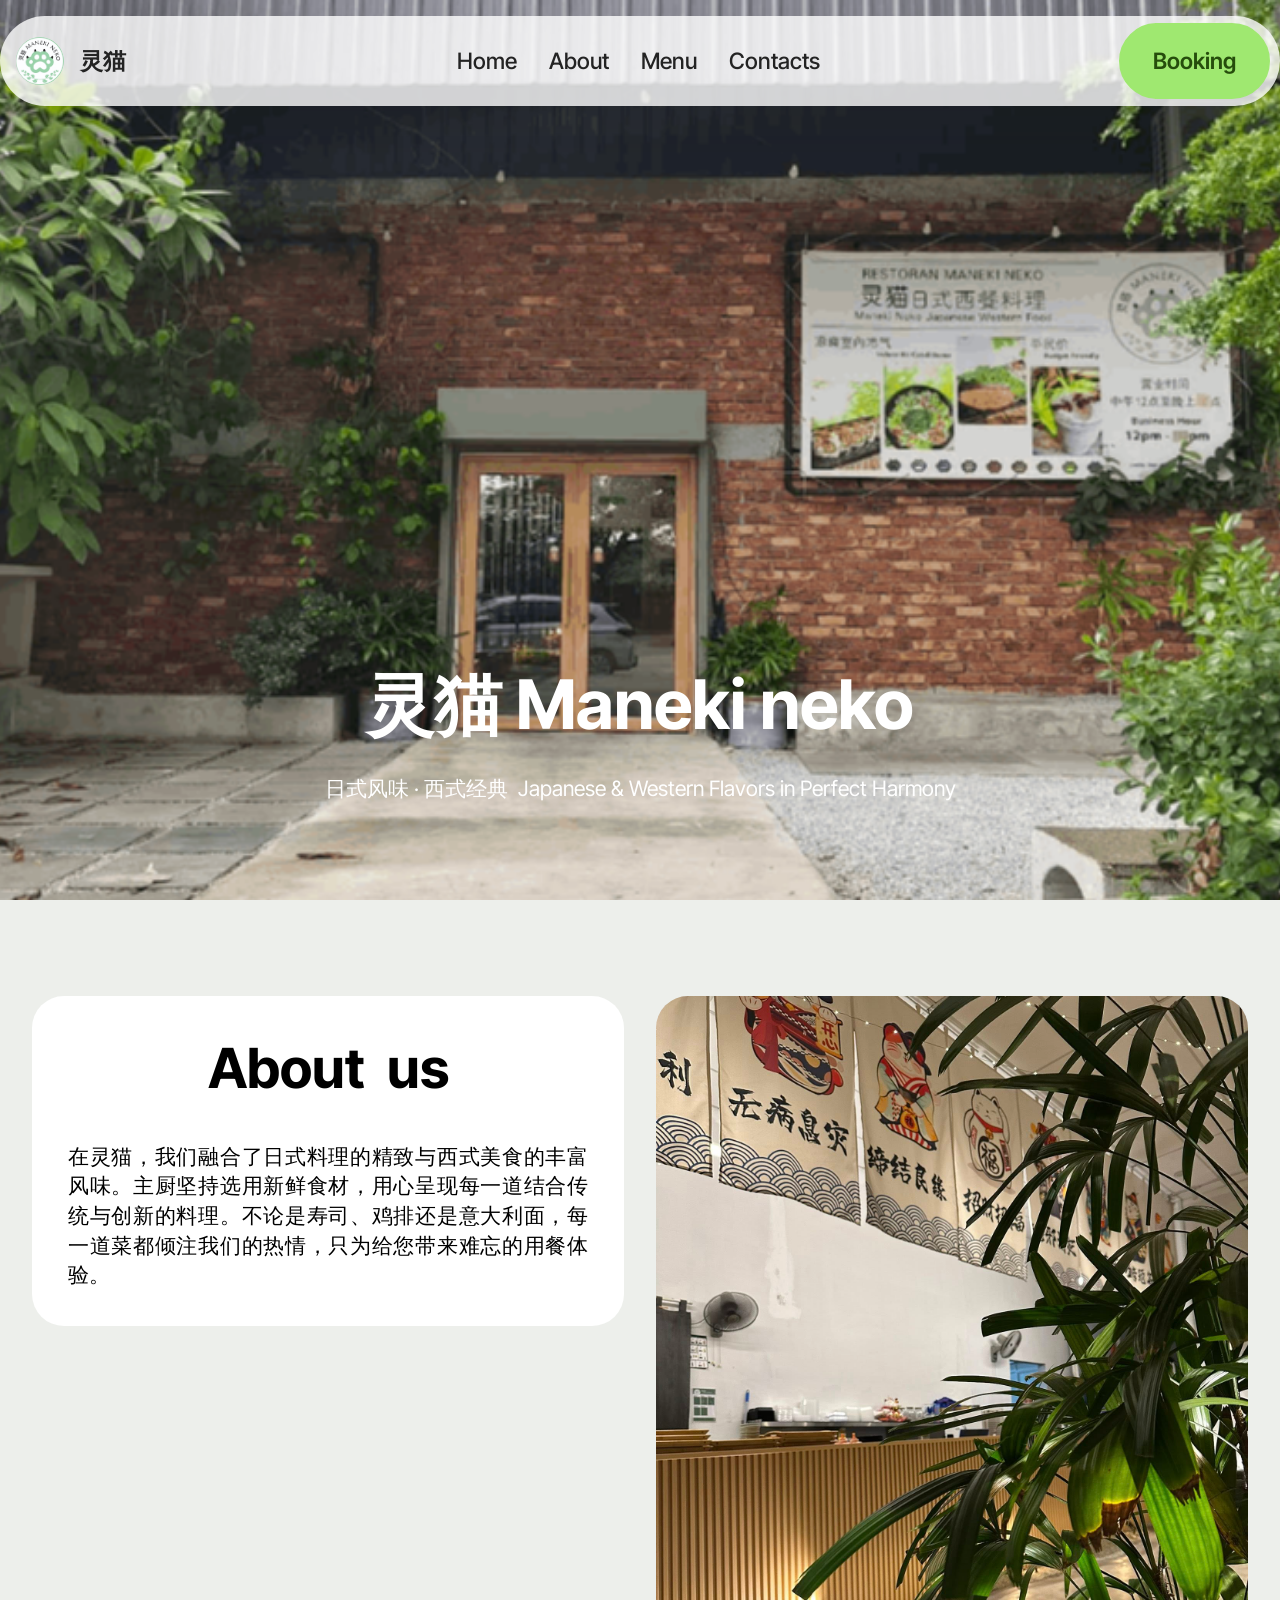
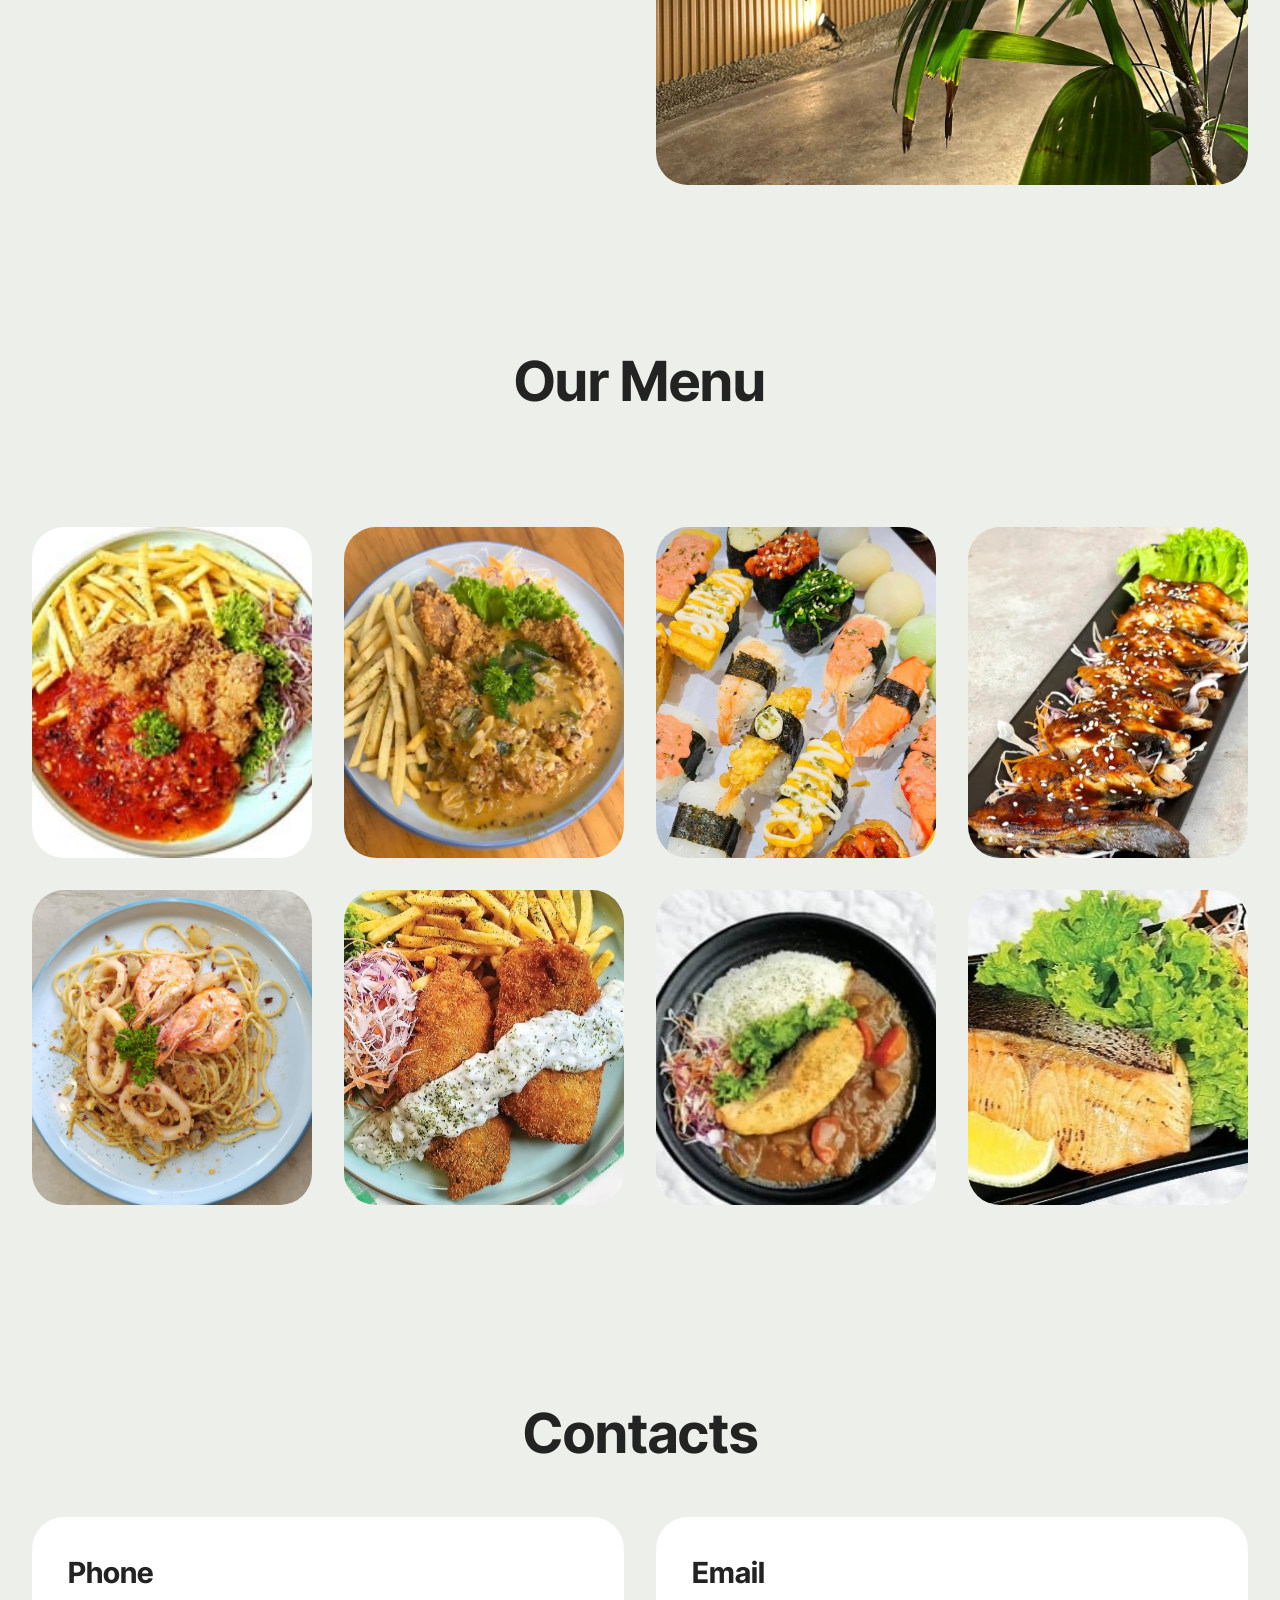
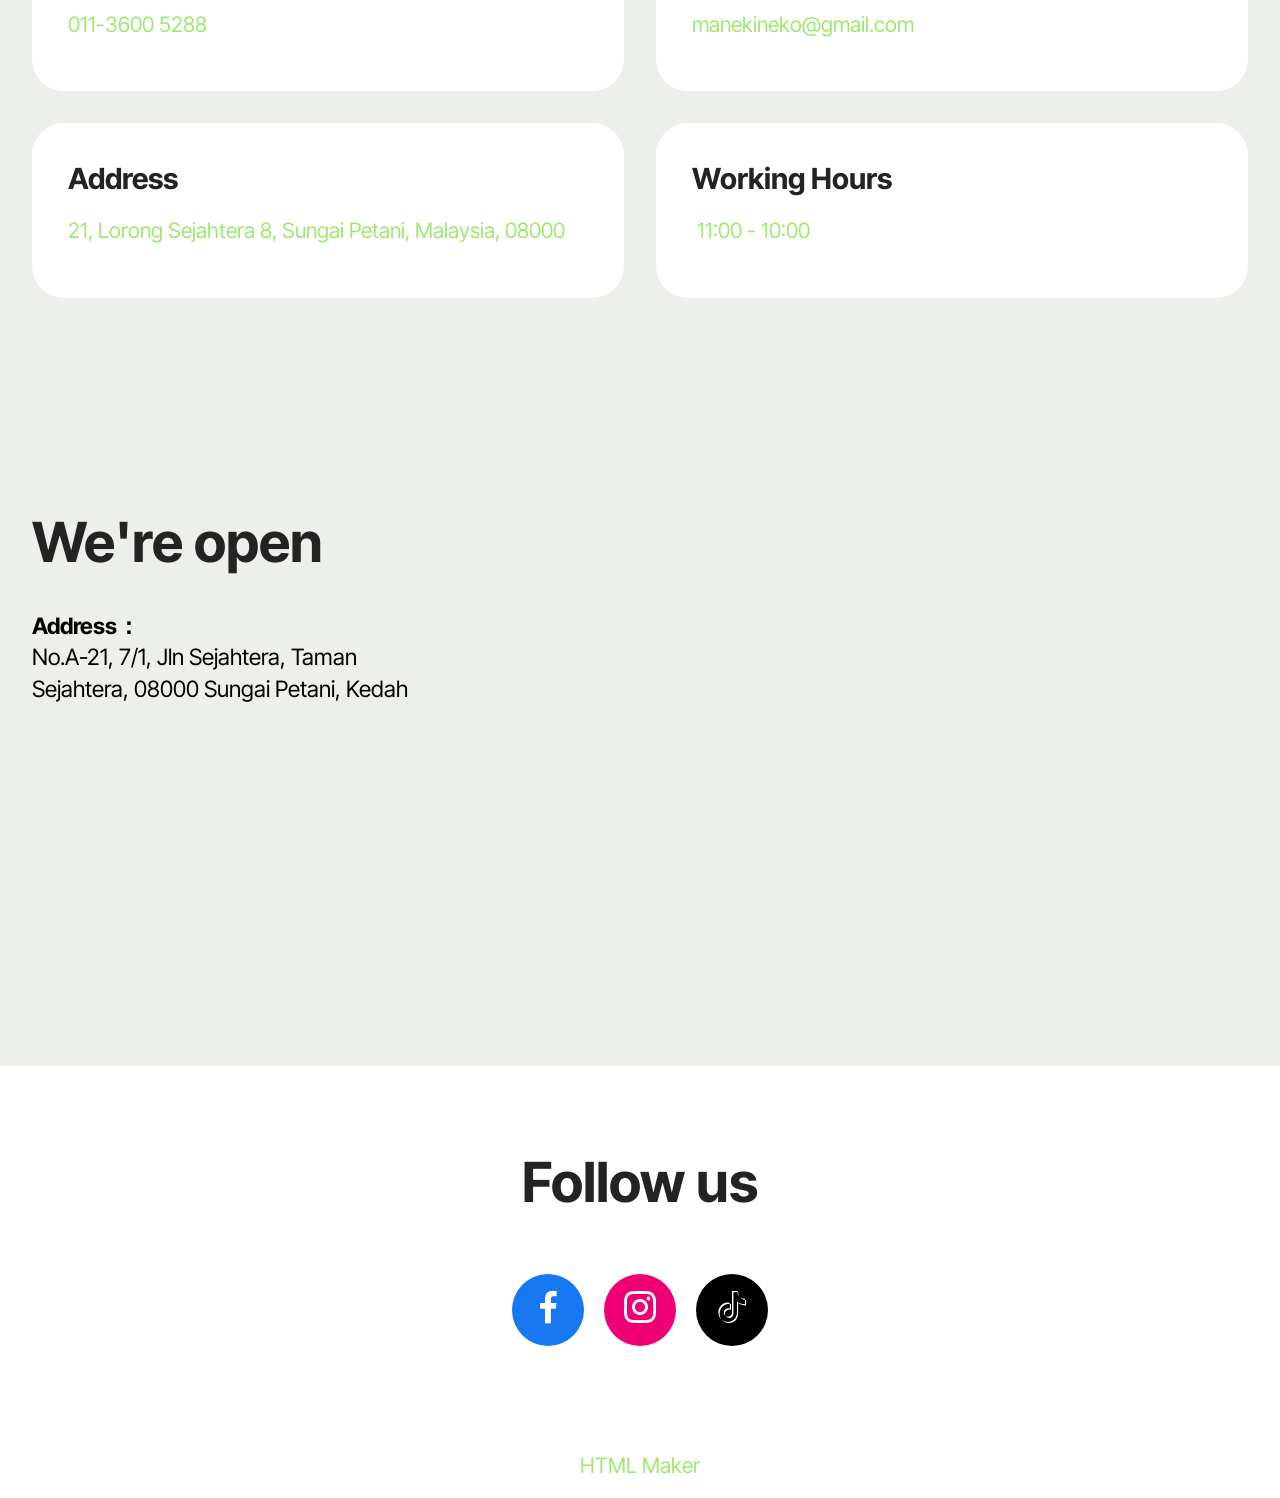
<file: index.html>
<!DOCTYPE html>
<html  >
<head>
  <!-- Site made with Mobirise Website Builder v6.1.4, https://mobirise.com -->
  <meta charset="UTF-8">
  <meta http-equiv="X-UA-Compatible" content="IE=edge">
  <meta name="generator" content="Mobirise v6.1.4, mobirise.com">
  <meta name="viewport" content="width=device-width, initial-scale=1, minimum-scale=1">
  <link rel="shortcut icon" href="assets/images/1.jpg" type="image/x-icon">
  <meta name="description" content="">
  
  
  <title>NekoNiko</title>
  <link rel="stylesheet" href="assets/web/assets/mobirise-icons2/mobirise2.css">
  <link rel="stylesheet" href="assets/bootstrap/css/bootstrap.min.css">
  <link rel="stylesheet" href="assets/parallax/jarallax.css">
  <link rel="stylesheet" href="assets/dropdown/css/style.css">
  <link rel="stylesheet" href="assets/socicon/css/styles.css">
  <link rel="stylesheet" href="assets/theme/css/style.css">
  <link rel="preload" href="https://fonts.googleapis.com/css?family=Inter+Tight:100,200,300,400,500,600,700,800,900,100i,200i,300i,400i,500i,600i,700i,800i,900i&display=swap" as="style" onload="this.onload=null;this.rel='stylesheet'">
  <noscript><link rel="stylesheet" href="https://fonts.googleapis.com/css?family=Inter+Tight:100,200,300,400,500,600,700,800,900,100i,200i,300i,400i,500i,600i,700i,800i,900i&display=swap"></noscript>
  <link rel="preload" as="style" href="assets/mobirise/css/mbr-additional.css?v=VI1ooO"><link rel="stylesheet" href="assets/mobirise/css/mbr-additional.css?v=VI1ooO" type="text/css">

  
  
  
</head>
<body>
  
  <section data-bs-version="5.1" class="menu menu5 cid-uXIm99zbpN" once="menu" id="menu05-0">
	

	<nav class="navbar navbar-dropdown navbar-fixed-top navbar-expand-lg">
		<div class="container">
			<div class="navbar-brand">
				<span class="navbar-logo">
					<a href="index.html">
						<img src="assets/images/1.jpg" alt="Mobirise Website Builder" style="height: 3rem;">
					</a>
				</span>
				<span class="navbar-caption-wrap"><a class="navbar-caption text-black display-4" href="https://mobiri.se"><br>灵猫<br><br></a></span>
			</div>
			<button class="navbar-toggler" type="button" data-toggle="collapse" data-bs-toggle="collapse" data-target="#navbarSupportedContent" data-bs-target="#navbarSupportedContent" aria-controls="navbarNavAltMarkup" aria-expanded="false" aria-label="Toggle navigation">
				<div class="hamburger">
					<span></span>
					<span></span>
					<span></span>
					<span></span>
				</div>
			</button>
			<div class="collapse navbar-collapse" id="navbarSupportedContent">
				<ul class="navbar-nav nav-dropdown" data-app-modern-menu="true"><li class="nav-item">
						<a class="nav-link link text-black text-primary display-4" href="index.html">Home<br></a>
					</li><li class="nav-item"><a class="nav-link link text-black text-primary display-4" href="index.html#features027-a">About</a></li><li class="nav-item">
						<a class="nav-link link text-black text-primary display-4" href="index.html#gallery01-3" aria-expanded="false">Menu</a>
					</li>
					<li class="nav-item">
						<a class="nav-link link text-black text-primary display-4" href="Booking.html#contacts03-g">Contacts</a>
					</li></ul>
				<div class="navbar-buttons mbr-section-btn"><a class="btn btn-primary display-4" href="https://mobiri.se">Booking</a></div>
			</div>
		</div>
	</nav>
</section>

<section data-bs-version="5.1" class="header16 cid-uXImbMlKlb mbr-fullscreen mbr-parallax-background" id="header17-1">
  
  
  <div class="container-fluid">
    <div class="row">
      <div class="content-wrap col-12 col-md-12">
        <h1 class="mbr-section-title mbr-fonts-style mbr-white mb-4 display-1">
          <strong><br>灵猫 Maneki neko</strong></h1>
        
        <p class="mbr-fonts-style mbr-text mbr-white mb-4 display-7">日式风味 · 西式经典&nbsp; Japanese &amp; Western Flavors in Perfect Harmony</p>
        
      </div>
    </div>
  </div>
</section>

<section data-bs-version="5.1" class="features027 cid-uXIvhbRbFb" id="features027-a">
	

	
	

	<div class="container">
		


		<div class="row justify-content-center  blockContent">
			<div class="col-12 col-lg">
				<div class="item features-without-image col-12 col-md-12 col-lg-12 active">
					<div class="item-wrapper">
						<div class="item-content">
							
							<h4 class="card-title mbr-fonts-style display-2"><strong>About&nbsp; us</strong><strong><br></strong></h4>
							<p class="card-text mbr-fonts-style mt-0 mb-0 display-7">
								<br>在灵猫，我们融合了日式料理的精致与西式美食的丰富风味。主厨坚持选用新鲜食材，用心呈现每一道结合传统与创新的料理。不论是寿司、鸡排还是意大利面，每一道菜都倾注我们的热情，只为给您带来难忘的用餐体验。
							</p>
							
						</div>

					</div>
				</div>
				
				
			</div>
			<div class="col-12 col-lg-6">
				<div class="image-wrapper">
					<img class="w-100" src="assets/images/10.jpg" alt="Mobirise Website Builder">
				</div>
			</div>

		</div>
	</div>
</section>

<section data-bs-version="5.1" class="gallery1 mbr-gallery cid-uXImrAq1Tc" id="gallery01-3">
    
    

    <div class="container">
        <div class="row justify-content-center">
            <div class="col-12 content-head">
                <div class="mb-5">
                    <h3 class="mbr-section-title mbr-fonts-style align-center m-0 display-2"><strong>Our Menu</strong></h3>
                    <h4 class="mbr-section-subtitle mbr-fonts-style align-center mb-0 mt-4 display-7">&nbsp;</h4>
                </div>
            </div>
        </div>
        
        <div class="row mbr-gallery">
            <div class="col-12 col-md-6 col-lg-3 item gallery-image">
                <div class="item-wrapper mb-3" data-toggle="modal" data-bs-toggle="modal" data-target="#uYtywyg7UO-modal" data-bs-target="#uYtywyg7UO-modal">
                    <img class="w-100" src="assets/images/5.jpg" alt="Mobirise Website Builder" data-slide-to="0" data-bs-slide-to="0" data-target="#lb-uYtywyg7UO" data-bs-target="#lb-uYtywyg7UO">
                    <div class="icon-wrapper">
                        <span class="mobi-mbri mobi-mbri-search mbr-iconfont mbr-iconfont-btn"></span>
                    </div>
                </div>
                
            </div>
            <div class="col-12 col-md-6 col-lg-3 item gallery-image">
                <div class="item-wrapper mb-3" data-toggle="modal" data-bs-toggle="modal" data-target="#uYtywyg7UO-modal" data-bs-target="#uYtywyg7UO-modal">
                    <img class="w-100" src="assets/images/2.jpeg" alt="Mobirise Website Builder" data-slide-to="1" data-bs-slide-to="1" data-target="#lb-uYtywyg7UO" data-bs-target="#lb-uYtywyg7UO">
                    <div class="icon-wrapper">
                        <span class="mobi-mbri mobi-mbri-search mbr-iconfont mbr-iconfont-btn"></span>
                    </div>
                </div>
                
            </div>
            <div class="col-12 col-md-6 col-lg-3 item gallery-image">
                <div class="item-wrapper mb-3" data-toggle="modal" data-bs-toggle="modal" data-target="#uYtywyg7UO-modal" data-bs-target="#uYtywyg7UO-modal">
                    <img class="w-100" src="assets/images/4.jpeg" alt="Mobirise Website Builder" data-slide-to="2" data-bs-slide-to="2" data-target="#lb-uYtywyg7UO" data-bs-target="#lb-uYtywyg7UO">
                    <div class="icon-wrapper">
                        <span class="mobi-mbri mobi-mbri-search mbr-iconfont mbr-iconfont-btn"></span>
                    </div>
                </div>
                
            </div>
            <div class="col-12 col-md-6 col-lg-3 item gallery-image">
                <div class="item-wrapper mb-3" data-toggle="modal" data-bs-toggle="modal" data-target="#uYtywyg7UO-modal" data-bs-target="#uYtywyg7UO-modal">
                    <img class="w-100" src="assets/images/9.jpeg" alt="Mobirise Website Builder" data-slide-to="3" data-bs-slide-to="3" data-target="#lb-uYtywyg7UO" data-bs-target="#lb-uYtywyg7UO">
                    <div class="icon-wrapper">
                        <span class="mobi-mbri mobi-mbri-search mbr-iconfont mbr-iconfont-btn"></span>
                    </div>
                </div>
                
            </div>
            <div class="col-12 col-md-6 col-lg-3 item gallery-image">
                <div class="item-wrapper mb-3" data-toggle="modal" data-bs-toggle="modal" data-target="#uYtywyg7UO-modal" data-bs-target="#uYtywyg7UO-modal">
                    <img class="w-100" src="assets/images/3.jpeg" alt="Mobirise Website Builder" data-slide-to="4" data-bs-slide-to="4" data-target="#lb-uYtywyg7UO" data-bs-target="#lb-uYtywyg7UO">
                    <div class="icon-wrapper">
                        <span class="mobi-mbri mobi-mbri-search mbr-iconfont mbr-iconfont-btn"></span>
                    </div>
                </div>
                
            </div>
            <div class="col-12 col-md-6 col-lg-3 item gallery-image">
                <div class="item-wrapper mb-3" data-toggle="modal" data-bs-toggle="modal" data-target="#uYtywyg7UO-modal" data-bs-target="#uYtywyg7UO-modal">
                    <img class="w-100" src="assets/images/7.jpeg" alt="Mobirise Website Builder" data-slide-to="5" data-bs-slide-to="5" data-target="#lb-uYtywyg7UO" data-bs-target="#lb-uYtywyg7UO">
                    <div class="icon-wrapper">
                        <span class="mobi-mbri mobi-mbri-search mbr-iconfont mbr-iconfont-btn"></span>
                    </div>
                </div>
                
            </div>
            <div class="col-12 col-md-6 col-lg-3 item gallery-image">
                <div class="item-wrapper mb-3" data-toggle="modal" data-bs-toggle="modal" data-target="#uYtywyg7UO-modal" data-bs-target="#uYtywyg7UO-modal">
                    <img class="w-100" src="assets/images/6.jpeg" alt="Mobirise Website Builder" data-slide-to="6" data-bs-slide-to="6" data-target="#lb-uYtywyg7UO" data-bs-target="#lb-uYtywyg7UO">
                    <div class="icon-wrapper">
                        <span class="mobi-mbri mobi-mbri-search mbr-iconfont mbr-iconfont-btn"></span>
                    </div>
                </div>
                
            </div>
            <div class="col-12 col-md-6 col-lg-3 item gallery-image">
                <div class="item-wrapper mb-3" data-toggle="modal" data-bs-toggle="modal" data-target="#uYtywyg7UO-modal" data-bs-target="#uYtywyg7UO-modal">
                    <img class="w-100" src="assets/images/8-1.jpeg" alt="Mobirise Website Builder" data-slide-to="7" data-bs-slide-to="7" data-target="#lb-uYtywyg7UO" data-bs-target="#lb-uYtywyg7UO">
                    <div class="icon-wrapper">
                        <span class="mobi-mbri mobi-mbri-search mbr-iconfont mbr-iconfont-btn"></span>
                    </div>
                </div>
                
            </div>
        </div>

        <div class="modal mbr-slider" tabindex="-1" role="dialog" aria-hidden="true" id="uYtywyg7UO-modal">
            <div class="modal-dialog" role="document">
                <div class="modal-content">
                    <div class="modal-body">
                        <div class="carousel slide" data-pause="false" data-bs-pause="false" id="lb-uYtywyg7UO" data-interval="5000" data-bs-interval="5000">
                            <div class="carousel-inner">
                                <div class="carousel-item active">
                                    <img class="d-block w-100" src="assets/images/5.jpg" alt="Mobirise Website Builder">
                                </div>
                                <div class="carousel-item">
                                    <img class="d-block w-100" src="assets/images/2.jpeg" alt="Mobirise Website Builder">
                                </div>
                                <div class="carousel-item">
                                    <img class="d-block w-100" src="assets/images/4.jpeg" alt="Mobirise Website Builder">
                                </div>
                                <div class="carousel-item">
                                    <img class="d-block w-100" src="assets/images/9.jpeg" alt="Mobirise Website Builder">
                                </div>
                                <div class="carousel-item">
                                    <img class="d-block w-100" src="assets/images/3.jpeg" alt="Mobirise Website Builder">
                                </div>
                                <div class="carousel-item">
                                    <img class="d-block w-100" src="assets/images/7.jpeg" alt="Mobirise Website Builder">
                                </div>
                                <div class="carousel-item">
                                    <img class="d-block w-100" src="assets/images/6.jpeg" alt="Mobirise Website Builder">
                                </div>
                                <div class="carousel-item">
                                    <img class="d-block w-100" src="assets/images/8-1.jpeg" alt="Mobirise Website Builder">
                                </div>
                            </div>
                            <ol class="carousel-indicators">
                                <li data-slide-to="0" data-bs-slide-to="0" class="active" data-target="#lb-uYtywyg7UO" data-bs-target="#lb-uYtywyg7UO"></li>
                                <li data-slide-to="1" data-bs-slide-to="1" data-target="#lb-uYtywyg7UO" data-bs-target="#lb-uYtywyg7UO"></li>
                                <li data-slide-to="2" data-bs-slide-to="2" data-target="#lb-uYtywyg7UO" data-bs-target="#lb-uYtywyg7UO"></li>
                                <li data-slide-to="3" data-bs-slide-to="3" data-target="#lb-uYtywyg7UO" data-bs-target="#lb-uYtywyg7UO"></li>
                                <li data-slide-to="4" data-bs-slide-to="4" data-target="#lb-uYtywyg7UO" data-bs-target="#lb-uYtywyg7UO"></li>
                                <li data-slide-to="5" data-bs-slide-to="5" data-target="#lb-uYtywyg7UO" data-bs-target="#lb-uYtywyg7UO"></li>
                                <li data-slide-to="6" data-bs-slide-to="6" data-target="#lb-uYtywyg7UO" data-bs-target="#lb-uYtywyg7UO"></li>
                                <li data-slide-to="7" data-bs-slide-to="7" data-target="#lb-uYtywyg7UO" data-bs-target="#lb-uYtywyg7UO"></li>
                            </ol>
                            <a role="button" href="" class="close" data-dismiss="modal" data-bs-dismiss="modal" aria-label="Close">
                            </a>
                            <a class="carousel-control-prev carousel-control" role="button" data-slide="prev" data-bs-slide="prev" href="#lb-uYtywyg7UO">
                                <span class="mobi-mbri mobi-mbri-arrow-prev" aria-hidden="true"></span>
                                <span class="sr-only visually-hidden">Previous</span>
                            </a>
                            <a class="carousel-control-next carousel-control" role="button" data-slide="next" data-bs-slide="next" href="#lb-uYtywyg7UO">
                                <span class="mobi-mbri mobi-mbri-arrow-next" aria-hidden="true"></span>
                                <span class="sr-only visually-hidden">Next</span>
                            </a>
                        </div>
                    </div>
                </div>
            </div>
        </div>
    </div>
</section>

<section data-bs-version="5.1" class="contacts01 cid-uXImuasSG5" id="contacts01-4">
    

    
    
    <div class="container">
        <div class="row justify-content-center">
            <div class="col-12 content-head">
                <div class="mbr-section-head mb-5">
                    <h3 class="mbr-section-title mbr-fonts-style align-center mb-0 display-2">
                        <strong>Contacts</strong>
                    </h3>
                    
                </div>
            </div>
        </div>
        <div class="row">
            <div class="item features-without-image col-12 col-md-6 active">
                <div class="item-wrapper">
                    <div class="text-wrapper">
                        <h6 class="card-title mbr-fonts-style mb-3 display-5">
                            <strong>Phone</strong>
                        </h6>
                        <p class="mbr-text mbr-fonts-style display-7">
                            <a href="tel:+12345678910" class="text-primary">011-3600 5288</a>
                        </p>
                    </div>
                </div>
            </div>
            <div class="item features-without-image col-12 col-md-6">
                <div class="item-wrapper">
                    <div class="text-wrapper">
                        <h6 class="card-title mbr-fonts-style mb-3 display-5">
                            <strong>Email</strong>
                        </h6>
                        <p class="mbr-text mbr-fonts-style display-7">manekineko<a href="mailto:info@site.com" class="text-primary">@gmail.com</a>
                        </p>
                    </div>
                </div>
            </div>
            <div class="item features-without-image col-12 col-md-6">
                <div class="item-wrapper">
                    <div class="text-wrapper">
                        <h6 class="card-title mbr-fonts-style mb-3 display-5">
                            <strong>Address</strong>
                        </h6>
                        <p class="mbr-text mbr-fonts-style display-7">21, Lorong Sejahtera 8, Sungai Petani, Malaysia, 08000</p>
                    </div>
                </div>
            </div>
            <div class="item features-without-image col-12 col-md-6">
                <div class="item-wrapper">
                    <div class="text-wrapper">
                        <h6 class="card-title mbr-fonts-style mb-3 display-5">
                            <strong>Working Hours</strong>
                        </h6>
                        <p class="mbr-text mbr-fonts-style display-7">&nbsp;11:00 - 10:00</p>
                    </div>
                </div>
            </div>
        </div>
    </div>
</section>

<section data-bs-version="5.1" class="contacts03 cid-uXImH7r8u1" id="contacts03-6">
  

  
  <div class="container">
    <div class="row justify-content-center">
      <div class="col-lg-4">
        <div class="col-12 col-md-12">
          <h5 class="mbr-section-title mbr-fonts-style mt-0 mb-4 display-2">
            <strong>We're open</strong>
          </h5>
          <h6 class="mbr-section-subtitle mbr-fonts-style mt-0 mb-4 display-4"><strong>Address：</strong><br>No.A-21, 7/1, Jln Sejahtera, Taman Sejahtera, 08000 Sungai Petani, Kedah<br><br><br></h6>
          
        </div>
      </div>
      <div class="col-lg-8 side-features">
        <div class="google-map"><iframe frameborder="0" style="border:0" src="https://www.google.com/maps/embed?pb=!1m18!1m12!1m3!1d3970.61710670941!2d100.48049637404085!3d5.623409832970123!2m3!1f0!2f0!3f0!3m2!1i1024!2i768!4f13.1!3m3!1m2!1s0x304ad7cd6ae46647%3A0x12043c7c49e217ce!2sManeki%20Neko%20Restaurant!5e0!3m2!1sen!2smy!4v1759410330332!5m2!1sen!2smy" allowfullscreen=""></iframe></div>
      </div>
    </div>
  </div>
</section>

<section data-bs-version="5.1" class="social4 cid-uXImXn64zf" id="social04-9">
    
    
    

    <div class="container">
        <div class="media-container-row">
            <div class="col-12">
                <h3 class="mbr-section-title align-center mb-5 mbr-fonts-style display-2">
                    <strong>Follow us</strong>
                </h3>
                <div class="social-list align-center">
                    <a class="iconfont-wrapper bg-facebook m-2 " target="_blank" href="https://mobiri.se">
                        <span class="socicon-facebook socicon"></span>
                    </a>
                    
                    <a class="iconfont-wrapper bg-instagram m-2" href="https://mobiri.se" target="_blank">
                        <span class="socicon-instagram socicon"></span>
                    </a>
                    
                    
                    
                    
                    
                    <a class="iconfont-wrapper bg-tiktok m-2" href="https://mobiri.se" target="_blank">
                        <span class="socicon-tiktok socicon"></span>
                    </a>
                    
                    
                </div>
            </div>
        </div>
    </div>
</section><section class="display-7" style="padding: 0;align-items: center;justify-content: center;flex-wrap: wrap;    align-content: center;display: flex;position: relative;height: 4rem;"><a href="https://mobiri.se/" style="flex: 1 1;height: 4rem;position: absolute;width: 100%;z-index: 1;"><img alt="" style="height: 4rem;" src="[data-uri]"></a><p style="margin: 0;text-align: center;" class="display-7">&#8204;</p><a style="z-index:1" href="https://mobirise.com/html-builder.html">HTML Maker</a></section><script src="assets/bootstrap/js/bootstrap.bundle.min.js"></script>  <script src="assets/parallax/jarallax.js"></script>  <script src="assets/smoothscroll/smooth-scroll.js"></script>  <script src="assets/ytplayer/index.js"></script>  <script src="assets/dropdown/js/navbar-dropdown.js"></script>  <script src="assets/theme/js/script.js"></script>  
  
  
</body>
</html>
</file>
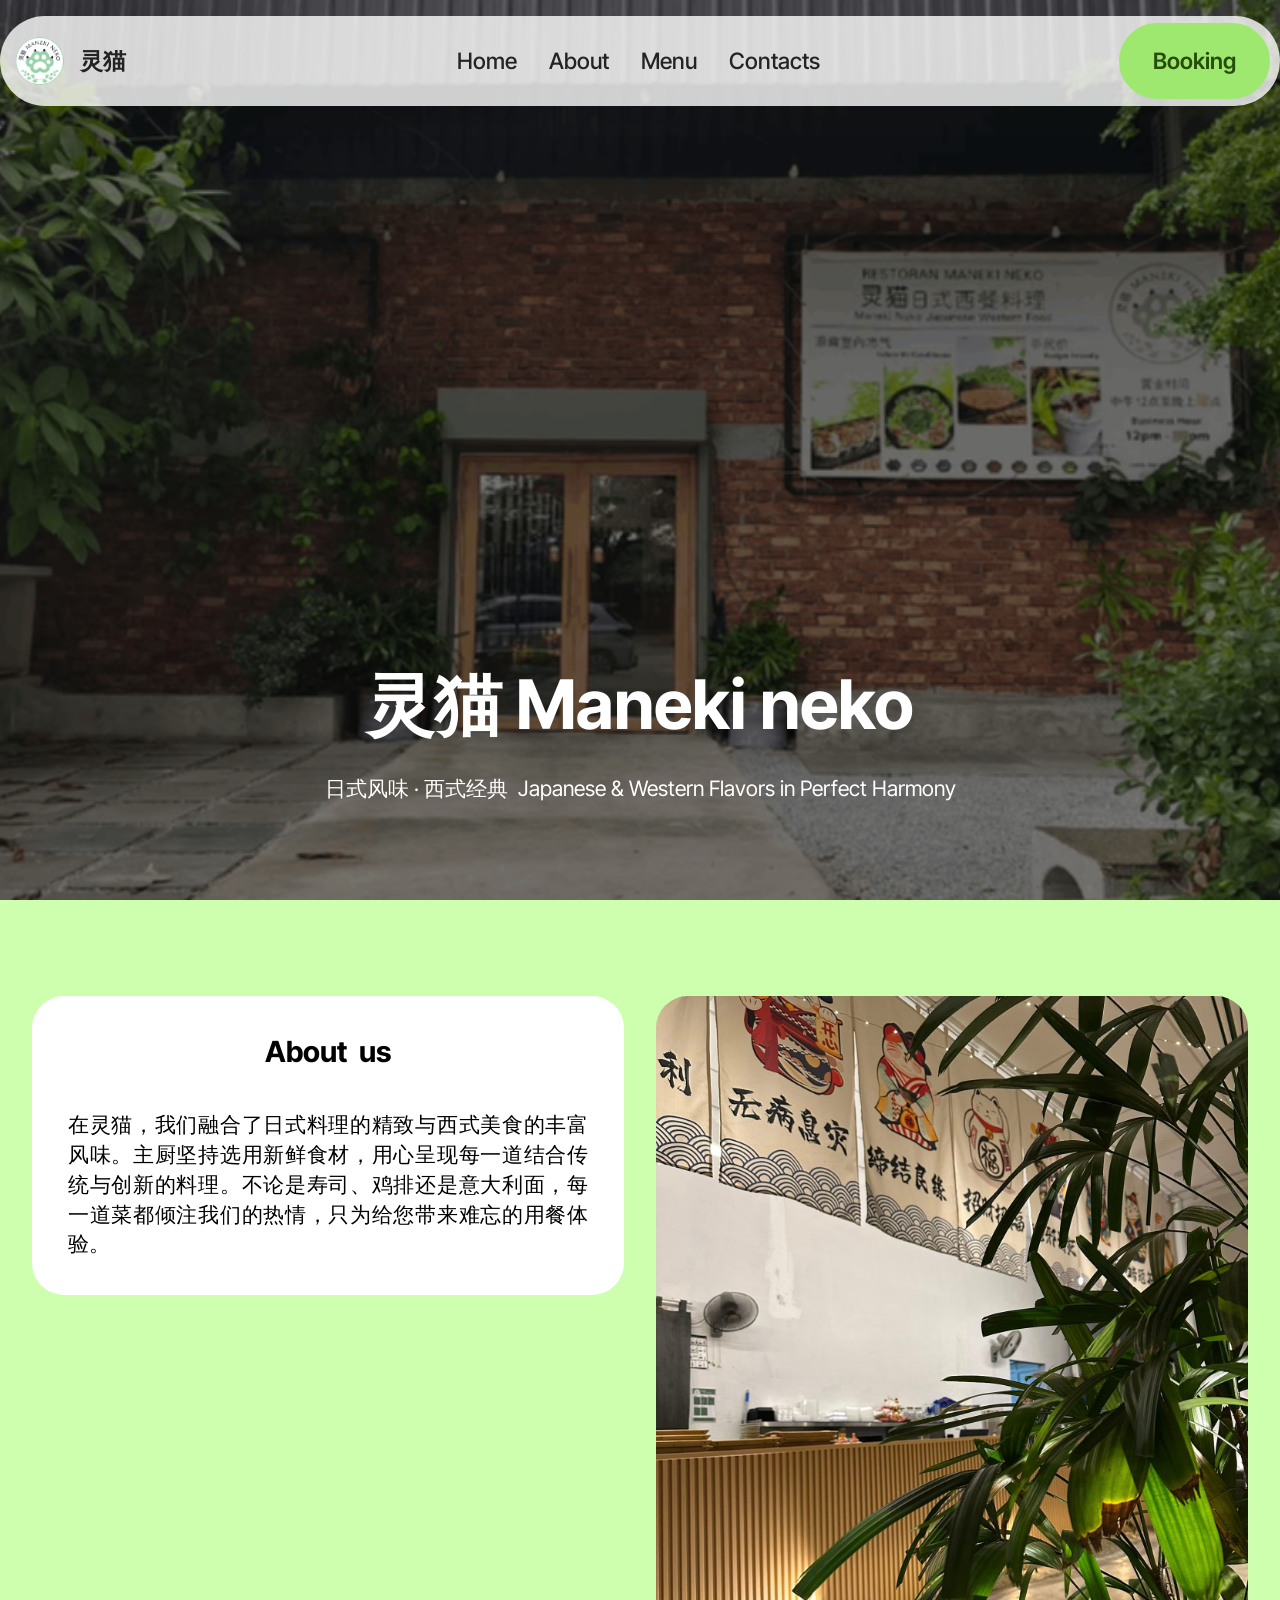
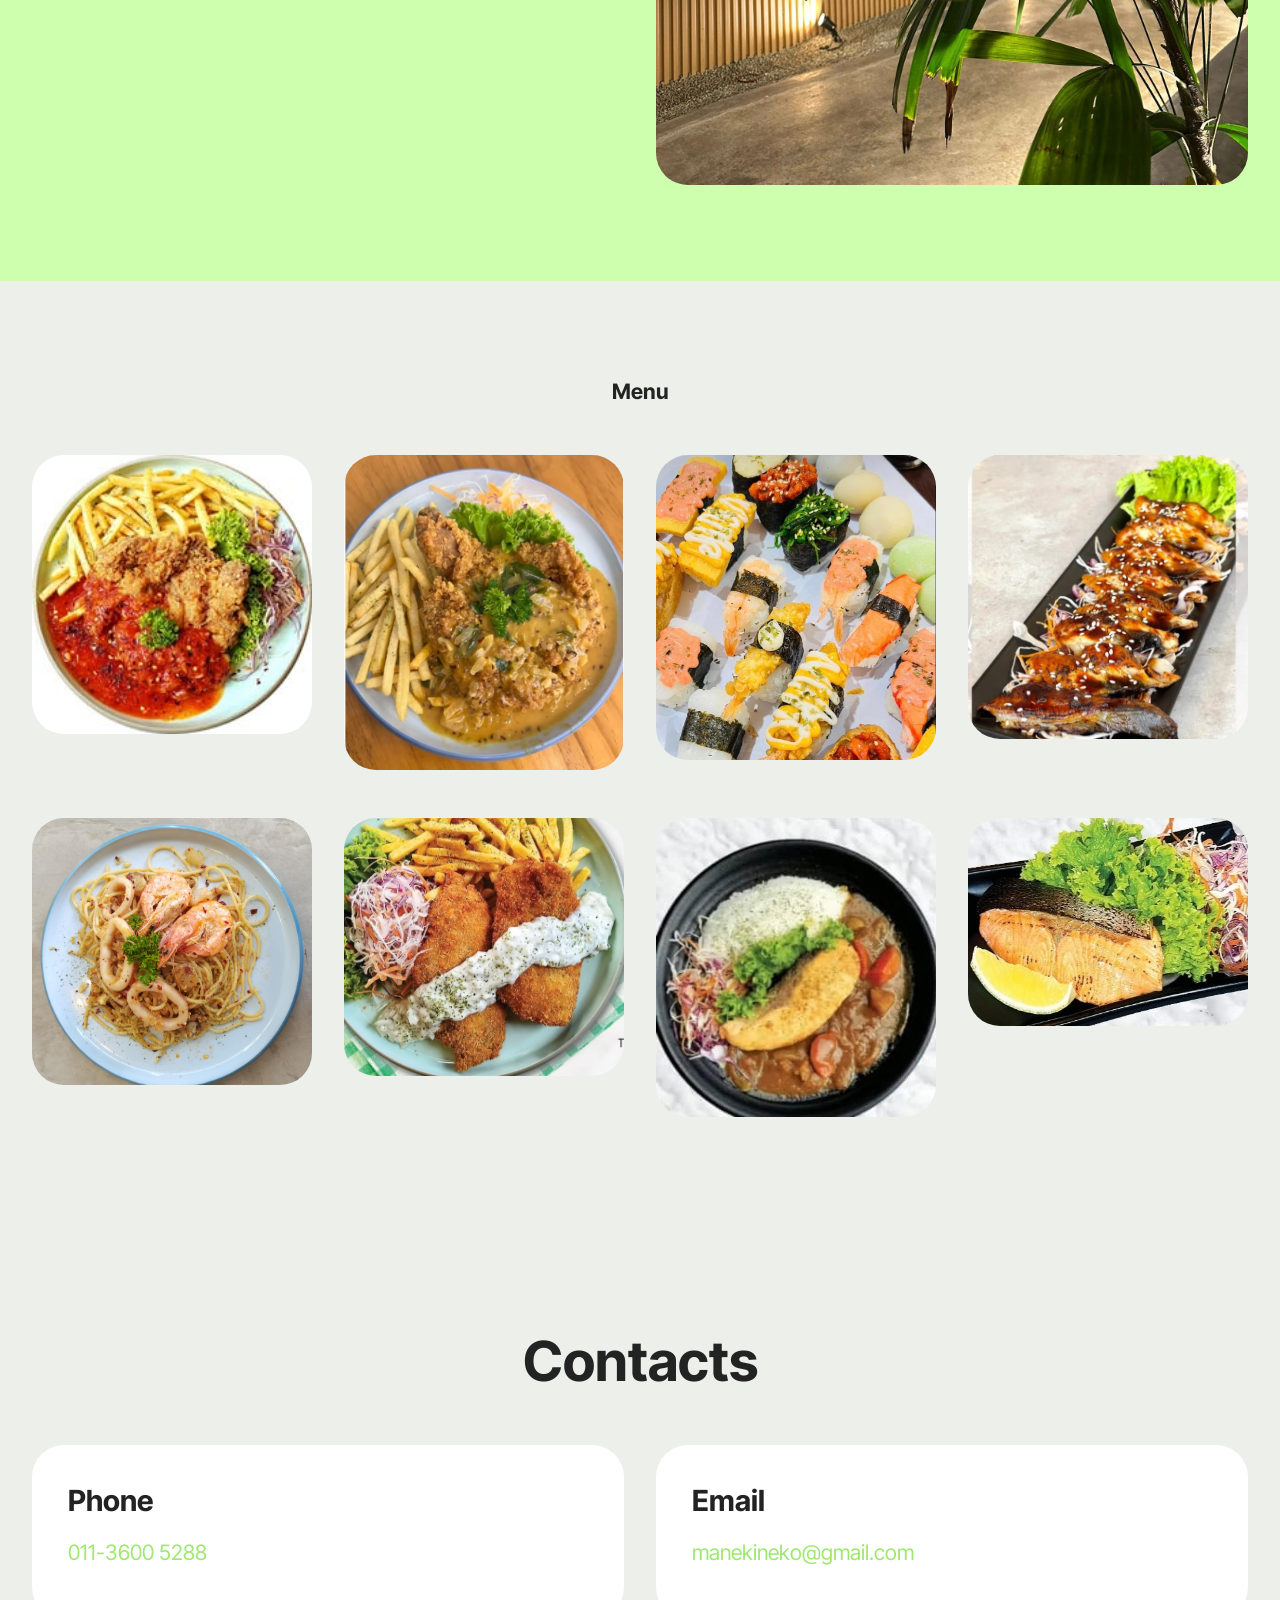
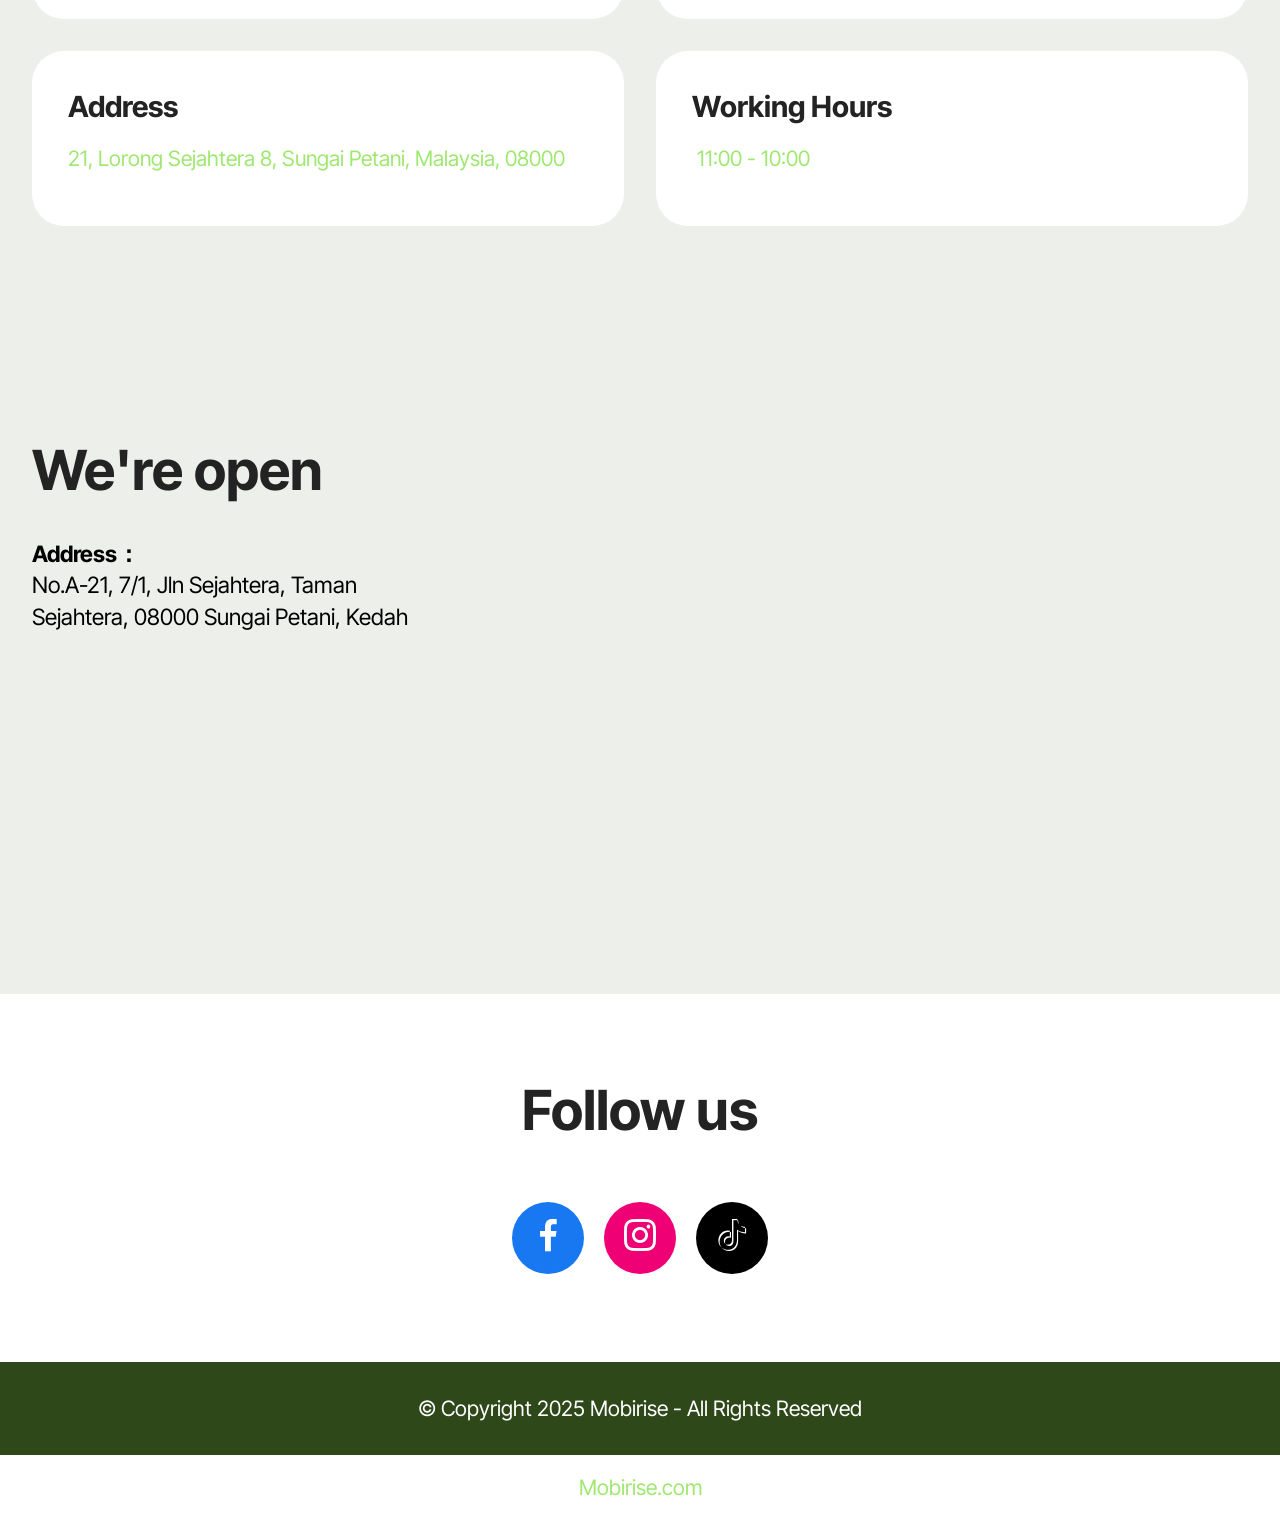
<file: Booking.html>
<!DOCTYPE html>
<html  >
<head>
  <!-- Site made with Mobirise Website Builder v6.1.4, https://mobirise.com -->
  <meta charset="UTF-8">
  <meta http-equiv="X-UA-Compatible" content="IE=edge">
  <meta name="generator" content="Mobirise v6.1.4, mobirise.com">
  <meta name="viewport" content="width=device-width, initial-scale=1, minimum-scale=1">
  <link rel="shortcut icon" href="assets/images/1.jpg" type="image/x-icon">
  <meta name="description" content="">
  
  
  <title>Booking NekoNiko</title>
  <link rel="stylesheet" href="assets/web/assets/mobirise-icons2/mobirise2.css">
  <link rel="stylesheet" href="assets/bootstrap/css/bootstrap.min.css">
  <link rel="stylesheet" href="assets/parallax/jarallax.css">
  <link rel="stylesheet" href="assets/dropdown/css/style.css">
  <link rel="stylesheet" href="assets/socicon/css/styles.css">
  <link rel="stylesheet" href="assets/theme/css/style.css">
  <link rel="preload" href="https://fonts.googleapis.com/css?family=Inter+Tight:100,200,300,400,500,600,700,800,900,100i,200i,300i,400i,500i,600i,700i,800i,900i&display=swap" as="style" onload="this.onload=null;this.rel='stylesheet'">
  <noscript><link rel="stylesheet" href="https://fonts.googleapis.com/css?family=Inter+Tight:100,200,300,400,500,600,700,800,900,100i,200i,300i,400i,500i,600i,700i,800i,900i&display=swap"></noscript>
  <link rel="preload" as="style" href="assets/mobirise/css/mbr-additional.css?v=OJXoEG"><link rel="stylesheet" href="assets/mobirise/css/mbr-additional.css?v=OJXoEG" type="text/css">

  
  
  
</head>
<body>
  
  <section data-bs-version="5.1" class="menu menu5 cid-uYtu3w9qAY" once="menu" id="menu05-b">
	

	<nav class="navbar navbar-dropdown navbar-fixed-top navbar-expand-lg">
		<div class="container">
			<div class="navbar-brand">
				<span class="navbar-logo">
					<a href="index.html">
						<img src="assets/images/1.jpg" alt="Mobirise Website Builder" style="height: 3rem;">
					</a>
				</span>
				<span class="navbar-caption-wrap"><a class="navbar-caption text-black display-4" href="https://mobiri.se"><br>灵猫<br><br></a></span>
			</div>
			<button class="navbar-toggler" type="button" data-toggle="collapse" data-bs-toggle="collapse" data-target="#navbarSupportedContent" data-bs-target="#navbarSupportedContent" aria-controls="navbarNavAltMarkup" aria-expanded="false" aria-label="Toggle navigation">
				<div class="hamburger">
					<span></span>
					<span></span>
					<span></span>
					<span></span>
				</div>
			</button>
			<div class="collapse navbar-collapse" id="navbarSupportedContent">
				<ul class="navbar-nav nav-dropdown" data-app-modern-menu="true"><li class="nav-item">
						<a class="nav-link link text-black text-primary display-4" href="index.html">Home<br></a>
					</li><li class="nav-item"><a class="nav-link link text-black text-primary display-4" href="index.html#features027-a">About</a></li><li class="nav-item">
						<a class="nav-link link text-black text-primary display-4" href="index.html#gallery01-3" aria-expanded="false">Menu</a>
					</li>
					<li class="nav-item">
						<a class="nav-link link text-black text-primary display-4" href="Booking.html#contacts03-g">Contacts</a>
					</li></ul>
				<div class="navbar-buttons mbr-section-btn"><a class="btn btn-primary display-4" href="https://mobiri.se">Booking</a></div>
			</div>
		</div>
	</nav>
</section>

<section data-bs-version="5.1" class="header16 cid-uYtu3wAO1C mbr-fullscreen mbr-parallax-background" id="header17-c">
  
  <div class="mbr-overlay" style="opacity: 0.5; background-color: rgb(0, 0, 0);"></div>
  <div class="container-fluid">
    <div class="row">
      <div class="content-wrap col-12 col-md-12">
        <h1 class="mbr-section-title mbr-fonts-style mbr-white mb-4 display-1">
          <strong><br>灵猫 Maneki neko</strong></h1>
        
        <p class="mbr-fonts-style mbr-text mbr-white mb-4 display-7">日式风味 · 西式经典&nbsp; Japanese &amp; Western Flavors in Perfect Harmony</p>
        
      </div>
    </div>
  </div>
</section>

<section data-bs-version="5.1" class="features027 cid-uYtu3wUC30" id="features027-d">
	

	
	

	<div class="container">
		


		<div class="row justify-content-center  blockContent">
			<div class="col-12 col-lg">
				<div class="item features-without-image col-12 col-md-12 col-lg-12 active">
					<div class="item-wrapper">
						<div class="item-content">
							
							<h4 class="card-title mbr-fonts-style display-5"><strong>About&nbsp; us</strong><strong><br></strong></h4>
							<p class="card-text mbr-fonts-style mt-0 mb-0 display-7">
								<br>在灵猫，我们融合了日式料理的精致与西式美食的丰富风味。主厨坚持选用新鲜食材，用心呈现每一道结合传统与创新的料理。不论是寿司、鸡排还是意大利面，每一道菜都倾注我们的热情，只为给您带来难忘的用餐体验。
							</p>
							
						</div>

					</div>
				</div>
				
				
			</div>
			<div class="col-12 col-lg-6">
				<div class="image-wrapper">
					<img class="w-100" src="assets/images/10.jpg" alt="Mobirise Website Builder">
				</div>
			</div>

		</div>
	</div>
</section>

<section data-bs-version="5.1" class="gallery1 mbr-gallery cid-uYtu3xbfga" id="gallery01-e">
    
    

    <div class="container">
        <div class="row justify-content-center">
            <div class="col-12 content-head">
                <div class="mb-5">
                    
                    <h4 class="mbr-section-subtitle mbr-fonts-style align-center mb-0 mt-4 display-7"><strong>Menu</strong></h4>
                </div>
            </div>
        </div>
        
        <div class="row mbr-gallery">
            <div class="col-12 col-md-6 col-lg-3 item gallery-image">
                <div class="item-wrapper mb-3" data-toggle="modal" data-bs-toggle="modal" data-target="#uYtywOmoHP-modal" data-bs-target="#uYtywOmoHP-modal">
                    <img class="w-100" src="assets/images/5.jpg" alt="Mobirise Website Builder" data-slide-to="0" data-bs-slide-to="0" data-target="#lb-uYtywOmoHP" data-bs-target="#lb-uYtywOmoHP">
                    <div class="icon-wrapper">
                        <span class="mobi-mbri mobi-mbri-search mbr-iconfont mbr-iconfont-btn"></span>
                    </div>
                </div>
                
            </div>
            <div class="col-12 col-md-6 col-lg-3 item gallery-image">
                <div class="item-wrapper mb-3" data-toggle="modal" data-bs-toggle="modal" data-target="#uYtywOmoHP-modal" data-bs-target="#uYtywOmoHP-modal">
                    <img class="w-100" src="assets/images/2.jpeg" alt="Mobirise Website Builder" data-slide-to="1" data-bs-slide-to="1" data-target="#lb-uYtywOmoHP" data-bs-target="#lb-uYtywOmoHP">
                    <div class="icon-wrapper">
                        <span class="mobi-mbri mobi-mbri-search mbr-iconfont mbr-iconfont-btn"></span>
                    </div>
                </div>
                
            </div>
            <div class="col-12 col-md-6 col-lg-3 item gallery-image">
                <div class="item-wrapper mb-3" data-toggle="modal" data-bs-toggle="modal" data-target="#uYtywOmoHP-modal" data-bs-target="#uYtywOmoHP-modal">
                    <img class="w-100" src="assets/images/4.jpeg" alt="Mobirise Website Builder" data-slide-to="2" data-bs-slide-to="2" data-target="#lb-uYtywOmoHP" data-bs-target="#lb-uYtywOmoHP">
                    <div class="icon-wrapper">
                        <span class="mobi-mbri mobi-mbri-search mbr-iconfont mbr-iconfont-btn"></span>
                    </div>
                </div>
                
            </div>
            <div class="col-12 col-md-6 col-lg-3 item gallery-image">
                <div class="item-wrapper mb-3" data-toggle="modal" data-bs-toggle="modal" data-target="#uYtywOmoHP-modal" data-bs-target="#uYtywOmoHP-modal">
                    <img class="w-100" src="assets/images/9.jpeg" alt="Mobirise Website Builder" data-slide-to="3" data-bs-slide-to="3" data-target="#lb-uYtywOmoHP" data-bs-target="#lb-uYtywOmoHP">
                    <div class="icon-wrapper">
                        <span class="mobi-mbri mobi-mbri-search mbr-iconfont mbr-iconfont-btn"></span>
                    </div>
                </div>
                
            </div>
            <div class="col-12 col-md-6 col-lg-3 item gallery-image">
                <div class="item-wrapper mb-3" data-toggle="modal" data-bs-toggle="modal" data-target="#uYtywOmoHP-modal" data-bs-target="#uYtywOmoHP-modal">
                    <img class="w-100" src="assets/images/3.jpeg" alt="Mobirise Website Builder" data-slide-to="4" data-bs-slide-to="4" data-target="#lb-uYtywOmoHP" data-bs-target="#lb-uYtywOmoHP">
                    <div class="icon-wrapper">
                        <span class="mobi-mbri mobi-mbri-search mbr-iconfont mbr-iconfont-btn"></span>
                    </div>
                </div>
                
            </div>
            <div class="col-12 col-md-6 col-lg-3 item gallery-image">
                <div class="item-wrapper mb-3" data-toggle="modal" data-bs-toggle="modal" data-target="#uYtywOmoHP-modal" data-bs-target="#uYtywOmoHP-modal">
                    <img class="w-100" src="assets/images/7.jpeg" alt="Mobirise Website Builder" data-slide-to="5" data-bs-slide-to="5" data-target="#lb-uYtywOmoHP" data-bs-target="#lb-uYtywOmoHP">
                    <div class="icon-wrapper">
                        <span class="mobi-mbri mobi-mbri-search mbr-iconfont mbr-iconfont-btn"></span>
                    </div>
                </div>
                
            </div>
            <div class="col-12 col-md-6 col-lg-3 item gallery-image">
                <div class="item-wrapper mb-3" data-toggle="modal" data-bs-toggle="modal" data-target="#uYtywOmoHP-modal" data-bs-target="#uYtywOmoHP-modal">
                    <img class="w-100" src="assets/images/6.jpeg" alt="Mobirise Website Builder" data-slide-to="6" data-bs-slide-to="6" data-target="#lb-uYtywOmoHP" data-bs-target="#lb-uYtywOmoHP">
                    <div class="icon-wrapper">
                        <span class="mobi-mbri mobi-mbri-search mbr-iconfont mbr-iconfont-btn"></span>
                    </div>
                </div>
                
            </div>
            <div class="col-12 col-md-6 col-lg-3 item gallery-image">
                <div class="item-wrapper mb-3" data-toggle="modal" data-bs-toggle="modal" data-target="#uYtywOmoHP-modal" data-bs-target="#uYtywOmoHP-modal">
                    <img class="w-100" src="assets/images/8-1.jpeg" alt="Mobirise Website Builder" data-slide-to="7" data-bs-slide-to="7" data-target="#lb-uYtywOmoHP" data-bs-target="#lb-uYtywOmoHP">
                    <div class="icon-wrapper">
                        <span class="mobi-mbri mobi-mbri-search mbr-iconfont mbr-iconfont-btn"></span>
                    </div>
                </div>
                
            </div>
        </div>

        <div class="modal mbr-slider" tabindex="-1" role="dialog" aria-hidden="true" id="uYtywOmoHP-modal">
            <div class="modal-dialog" role="document">
                <div class="modal-content">
                    <div class="modal-body">
                        <div class="carousel slide" data-pause="false" data-bs-pause="false" id="lb-uYtywOmoHP" data-interval="5000" data-bs-interval="5000">
                            <div class="carousel-inner">
                                <div class="carousel-item active">
                                    <img class="d-block w-100" src="assets/images/5.jpg" alt="Mobirise Website Builder">
                                </div>
                                <div class="carousel-item">
                                    <img class="d-block w-100" src="assets/images/2.jpeg" alt="Mobirise Website Builder">
                                </div>
                                <div class="carousel-item">
                                    <img class="d-block w-100" src="assets/images/4.jpeg" alt="Mobirise Website Builder">
                                </div>
                                <div class="carousel-item">
                                    <img class="d-block w-100" src="assets/images/9.jpeg" alt="Mobirise Website Builder">
                                </div>
                                <div class="carousel-item">
                                    <img class="d-block w-100" src="assets/images/3.jpeg" alt="Mobirise Website Builder">
                                </div>
                                <div class="carousel-item">
                                    <img class="d-block w-100" src="assets/images/7.jpeg" alt="Mobirise Website Builder">
                                </div>
                                <div class="carousel-item">
                                    <img class="d-block w-100" src="assets/images/6.jpeg" alt="Mobirise Website Builder">
                                </div>
                                <div class="carousel-item">
                                    <img class="d-block w-100" src="assets/images/8-1.jpeg" alt="Mobirise Website Builder">
                                </div>
                            </div>
                            <ol class="carousel-indicators">
                                <li data-slide-to="0" data-bs-slide-to="0" class="active" data-target="#lb-uYtywOmoHP" data-bs-target="#lb-uYtywOmoHP"></li>
                                <li data-slide-to="1" data-bs-slide-to="1" data-target="#lb-uYtywOmoHP" data-bs-target="#lb-uYtywOmoHP"></li>
                                <li data-slide-to="2" data-bs-slide-to="2" data-target="#lb-uYtywOmoHP" data-bs-target="#lb-uYtywOmoHP"></li>
                                <li data-slide-to="3" data-bs-slide-to="3" data-target="#lb-uYtywOmoHP" data-bs-target="#lb-uYtywOmoHP"></li>
                                <li data-slide-to="4" data-bs-slide-to="4" data-target="#lb-uYtywOmoHP" data-bs-target="#lb-uYtywOmoHP"></li>
                                <li data-slide-to="5" data-bs-slide-to="5" data-target="#lb-uYtywOmoHP" data-bs-target="#lb-uYtywOmoHP"></li>
                                <li data-slide-to="6" data-bs-slide-to="6" data-target="#lb-uYtywOmoHP" data-bs-target="#lb-uYtywOmoHP"></li>
                                <li data-slide-to="7" data-bs-slide-to="7" data-target="#lb-uYtywOmoHP" data-bs-target="#lb-uYtywOmoHP"></li>
                            </ol>
                            <a role="button" href="" class="close" data-dismiss="modal" data-bs-dismiss="modal" aria-label="Close">
                            </a>
                            <a class="carousel-control-prev carousel-control" role="button" data-slide="prev" data-bs-slide="prev" href="#lb-uYtywOmoHP">
                                <span class="mobi-mbri mobi-mbri-arrow-prev" aria-hidden="true"></span>
                                <span class="sr-only visually-hidden">Previous</span>
                            </a>
                            <a class="carousel-control-next carousel-control" role="button" data-slide="next" data-bs-slide="next" href="#lb-uYtywOmoHP">
                                <span class="mobi-mbri mobi-mbri-arrow-next" aria-hidden="true"></span>
                                <span class="sr-only visually-hidden">Next</span>
                            </a>
                        </div>
                    </div>
                </div>
            </div>
        </div>
    </div>
</section>

<section data-bs-version="5.1" class="contacts01 cid-uYtu3y1buR" id="contacts01-f">
    

    
    
    <div class="container">
        <div class="row justify-content-center">
            <div class="col-12 content-head">
                <div class="mbr-section-head mb-5">
                    <h3 class="mbr-section-title mbr-fonts-style align-center mb-0 display-2">
                        <strong>Contacts</strong>
                    </h3>
                    
                </div>
            </div>
        </div>
        <div class="row">
            <div class="item features-without-image col-12 col-md-6 active">
                <div class="item-wrapper">
                    <div class="text-wrapper">
                        <h6 class="card-title mbr-fonts-style mb-3 display-5">
                            <strong>Phone</strong>
                        </h6>
                        <p class="mbr-text mbr-fonts-style display-7">
                            <a href="tel:+12345678910" class="text-primary">011-3600 5288</a>
                        </p>
                    </div>
                </div>
            </div>
            <div class="item features-without-image col-12 col-md-6">
                <div class="item-wrapper">
                    <div class="text-wrapper">
                        <h6 class="card-title mbr-fonts-style mb-3 display-5">
                            <strong>Email</strong>
                        </h6>
                        <p class="mbr-text mbr-fonts-style display-7">manekineko<a href="mailto:info@site.com" class="text-primary">@gmail.com</a>
                        </p>
                    </div>
                </div>
            </div>
            <div class="item features-without-image col-12 col-md-6">
                <div class="item-wrapper">
                    <div class="text-wrapper">
                        <h6 class="card-title mbr-fonts-style mb-3 display-5">
                            <strong>Address</strong>
                        </h6>
                        <p class="mbr-text mbr-fonts-style display-7">21, Lorong Sejahtera 8, Sungai Petani, Malaysia, 08000</p>
                    </div>
                </div>
            </div>
            <div class="item features-without-image col-12 col-md-6">
                <div class="item-wrapper">
                    <div class="text-wrapper">
                        <h6 class="card-title mbr-fonts-style mb-3 display-5">
                            <strong>Working Hours</strong>
                        </h6>
                        <p class="mbr-text mbr-fonts-style display-7">&nbsp;11:00 - 10:00</p>
                    </div>
                </div>
            </div>
        </div>
    </div>
</section>

<section data-bs-version="5.1" class="contacts03 cid-uYtu3yqcE1" id="contacts03-g">
  

  
  <div class="container">
    <div class="row justify-content-center">
      <div class="col-lg-4">
        <div class="col-12 col-md-12">
          <h5 class="mbr-section-title mbr-fonts-style mt-0 mb-4 display-2">
            <strong>We're open</strong>
          </h5>
          <h6 class="mbr-section-subtitle mbr-fonts-style mt-0 mb-4 display-4"><strong>Address：</strong><br>No.A-21, 7/1, Jln Sejahtera, Taman Sejahtera, 08000 Sungai Petani, Kedah<br><br><br></h6>
          
        </div>
      </div>
      <div class="col-lg-8 side-features">
        <div class="google-map"><iframe frameborder="0" style="border:0" src="https://www.google.com/maps/embed?pb=!1m18!1m12!1m3!1d3970.61710670941!2d100.48049637404085!3d5.623409832970123!2m3!1f0!2f0!3f0!3m2!1i1024!2i768!4f13.1!3m3!1m2!1s0x304ad7cd6ae46647%3A0x12043c7c49e217ce!2sManeki%20Neko%20Restaurant!5e0!3m2!1sen!2smy!4v1759410330332!5m2!1sen!2smy" allowfullscreen=""></iframe></div>
      </div>
    </div>
  </div>
</section>

<section data-bs-version="5.1" class="social4 cid-uYtu3yTlsF" id="social04-h">
    
    
    

    <div class="container">
        <div class="media-container-row">
            <div class="col-12">
                <h3 class="mbr-section-title align-center mb-5 mbr-fonts-style display-2">
                    <strong>Follow us</strong>
                </h3>
                <div class="social-list align-center">
                    <a class="iconfont-wrapper bg-facebook m-2 " target="_blank" href="https://mobiri.se">
                        <span class="socicon-facebook socicon"></span>
                    </a>
                    
                    <a class="iconfont-wrapper bg-instagram m-2" href="https://mobiri.se" target="_blank">
                        <span class="socicon-instagram socicon"></span>
                    </a>
                    
                    
                    
                    
                    
                    <a class="iconfont-wrapper bg-tiktok m-2" href="https://mobiri.se" target="_blank">
                        <span class="socicon-tiktok socicon"></span>
                    </a>
                    
                    
                </div>
            </div>
        </div>
    </div>
</section>

<section data-bs-version="5.1" class="footer4 cid-uYtvfi8pUw" once="footers" id="footer04-i">

    

    

    <div class="container">
        <div class="media-container-row align-center mbr-white">
            <div class="col-12">
                <p class="mbr-text mb-0 mbr-fonts-style display-7">
                    © Copyright 2025 Mobirise - All Rights Reserved
                </p>
            </div>
        </div>
    </div>
</section><section class="display-7" style="padding: 0;align-items: center;justify-content: center;flex-wrap: wrap;    align-content: center;display: flex;position: relative;height: 4rem;"><a href="https://mobiri.se/" style="flex: 1 1;height: 4rem;position: absolute;width: 100%;z-index: 1;"><img alt="" style="height: 4rem;" src="[data-uri]"></a><p style="margin: 0;text-align: center;" class="display-7">&#8204;</p><a style="z-index:1" href="https://mobirise.com">Mobirise.com </a></section><script src="assets/bootstrap/js/bootstrap.bundle.min.js"></script>  <script src="assets/parallax/jarallax.js"></script>  <script src="assets/smoothscroll/smooth-scroll.js"></script>  <script src="assets/ytplayer/index.js"></script>  <script src="assets/dropdown/js/navbar-dropdown.js"></script>  <script src="assets/theme/js/script.js"></script>  
  
  
</body>
</html>
</file>
<file: assets/web/assets/mobirise-icons2/mobirise2.css>
@font-face {
  font-family: 'Moririse2';
  font-display: swap;
  src:  url('mobirise2.eot?f2bix4');
  src:  url('mobirise2.eot?f2bix4#iefix') format('embedded-opentype'),
    url('mobirise2.ttf?f2bix4') format('truetype'),
    url('mobirise2.woff?f2bix4') format('woff'),
    url('mobirise2.svg?f2bix4#mobirise2') format('svg');
  font-weight: normal;
  font-style: normal;
}

[class^="mobi-"], [class*=" mobi-"] {
  /* use !important to prevent issues with browser extensions that change fonts */
  font-family: 'Moririse2' !important;
  speak: none;
  font-style: normal;
  font-weight: normal;
  font-variant: normal;
  text-transform: none;
  line-height: 1;

  /* Better Font Rendering =========== */
  -webkit-font-smoothing: antialiased;
  -moz-osx-font-smoothing: grayscale;
}

.mobi-mbri-add-submenu:before {
  content: "\e900";
}
.mobi-mbri-alert:before {
  content: "\e901";
}
.mobi-mbri-align-center:before {
  content: "\e902";
}
.mobi-mbri-align-justify:before {
  content: "\e903";
}
.mobi-mbri-align-left:before {
  content: "\e904";
}
.mobi-mbri-align-right:before {
  content: "\e905";
}
.mobi-mbri-android:before {
  content: "\e906";
}
.mobi-mbri-apple:before {
  content: "\e907";
}
.mobi-mbri-arrow-down:before {
  content: "\e908";
}
.mobi-mbri-arrow-next:before {
  content: "\e909";
}
.mobi-mbri-arrow-prev:before {
  content: "\e90a";
}
.mobi-mbri-arrow-up:before {
  content: "\e90b";
}
.mobi-mbri-bold:before {
  content: "\e90c";
}
.mobi-mbri-bookmark:before {
  content: "\e90d";
}
.mobi-mbri-bootstrap:before {
  content: "\e90e";
}
.mobi-mbri-briefcase:before {
  content: "\e90f";
}
.mobi-mbri-browse:before {
  content: "\e910";
}
.mobi-mbri-bulleted-list:before {
  content: "\e911";
}
.mobi-mbri-calendar:before {
  content: "\e912";
}
.mobi-mbri-camera:before {
  content: "\e913";
}
.mobi-mbri-cart-add:before {
  content: "\e914";
}
.mobi-mbri-cart-full:before {
  content: "\e915";
}
.mobi-mbri-cash:before {
  content: "\e916";
}
.mobi-mbri-change-style:before {
  content: "\e917";
}
.mobi-mbri-chat:before {
  content: "\e918";
}
.mobi-mbri-clock:before {
  content: "\e919";
}
.mobi-mbri-close:before {
  content: "\e91a";
}
.mobi-mbri-cloud:before {
  content: "\e91b";
}
.mobi-mbri-code:before {
  content: "\e91c";
}
.mobi-mbri-contact-form:before {
  content: "\e91d";
}
.mobi-mbri-credit-card:before {
  content: "\e91e";
}
.mobi-mbri-cursor-click:before {
  content: "\e91f";
}
.mobi-mbri-cust-feedback:before {
  content: "\e920";
}
.mobi-mbri-database:before {
  content: "\e921";
}
.mobi-mbri-delivery:before {
  content: "\e922";
}
.mobi-mbri-desktop:before {
  content: "\e923";
}
.mobi-mbri-devices:before {
  content: "\e924";
}
.mobi-mbri-down:before {
  content: "\e925";
}
.mobi-mbri-download-2:before {
  content: "\e926";
}
.mobi-mbri-download:before {
  content: "\e927";
}
.mobi-mbri-drag-n-drop-2:before {
  content: "\e928";
}
.mobi-mbri-drag-n-drop:before {
  content: "\e929";
}
.mobi-mbri-edit-2:before {
  content: "\e92a";
}
.mobi-mbri-edit:before {
  content: "\e92b";
}
.mobi-mbri-error:before {
  content: "\e92c";
}
.mobi-mbri-extension:before {
  content: "\e92d";
}
.mobi-mbri-features:before {
  content: "\e92e";
}
.mobi-mbri-file:before {
  content: "\e92f";
}
.mobi-mbri-flag:before {
  content: "\e930";
}
.mobi-mbri-folder:before {
  content: "\e931";
}
.mobi-mbri-gift:before {
  content: "\e932";
}
.mobi-mbri-github:before {
  content: "\e933";
}
.mobi-mbri-globe-2:before {
  content: "\e934";
}
.mobi-mbri-globe:before {
  content: "\e935";
}
.mobi-mbri-growing-chart:before {
  content: "\e936";
}
.mobi-mbri-hearth:before {
  content: "\e937";
}
.mobi-mbri-help:before {
  content: "\e938";
}
.mobi-mbri-home:before {
  content: "\e939";
}
.mobi-mbri-hot-cup:before {
  content: "\e93a";
}
.mobi-mbri-idea:before {
  content: "\e93b";
}
.mobi-mbri-image-gallery:before {
  content: "\e93c";
}
.mobi-mbri-image-slider:before {
  content: "\e93d";
}
.mobi-mbri-info:before {
  content: "\e93e";
}
.mobi-mbri-italic:before {
  content: "\e93f";
}
.mobi-mbri-key:before {
  content: "\e940";
}
.mobi-mbri-laptop:before {
  content: "\e941";
}
.mobi-mbri-layers:before {
  content: "\e942";
}
.mobi-mbri-left-right:before {
  content: "\e943";
}
.mobi-mbri-left:before {
  content: "\e944";
}
.mobi-mbri-letter:before {
  content: "\e945";
}
.mobi-mbri-like:before {
  content: "\e946";
}
.mobi-mbri-link:before {
  content: "\e947";
}
.mobi-mbri-lock:before {
  content: "\e948";
}
.mobi-mbri-login:before {
  content: "\e949";
}
.mobi-mbri-logout:before {
  content: "\e94a";
}
.mobi-mbri-magic-stick:before {
  content: "\e94b";
}
.mobi-mbri-map-pin:before {
  content: "\e94c";
}
.mobi-mbri-menu:before {
  content: "\e94d";
}
.mobi-mbri-mobile-2:before {
  content: "\e94e";
}
.mobi-mbri-mobile-horizontal:before {
  content: "\e94f";
}
.mobi-mbri-mobile:before {
  content: "\e950";
}
.mobi-mbri-mobirise:before {
  content: "\e951";
}
.mobi-mbri-more-horizontal:before {
  content: "\e952";
}
.mobi-mbri-more-vertical:before {
  content: "\e953";
}
.mobi-mbri-music:before {
  content: "\e954";
}
.mobi-mbri-new-file:before {
  content: "\e955";
}
.mobi-mbri-numbered-list:before {
  content: "\e956";
}
.mobi-mbri-opened-folder:before {
  content: "\e957";
}
.mobi-mbri-pages:before {
  content: "\e958";
}
.mobi-mbri-paper-plane:before {
  content: "\e959";
}
.mobi-mbri-paperclip:before {
  content: "\e95a";
}
.mobi-mbri-phone:before {
  content: "\e95b";
}
.mobi-mbri-photo:before {
  content: "\e95c";
}
.mobi-mbri-photos:before {
  content: "\e95d";
}
.mobi-mbri-pin:before {
  content: "\e95e";
}
.mobi-mbri-play:before {
  content: "\e95f";
}
.mobi-mbri-plus:before {
  content: "\e960";
}
.mobi-mbri-preview:before {
  content: "\e961";
}
.mobi-mbri-print:before {
  content: "\e962";
}
.mobi-mbri-protect:before {
  content: "\e963";
}
.mobi-mbri-question:before {
  content: "\e964";
}
.mobi-mbri-quote-left:before {
  content: "\e965";
}
.mobi-mbri-quote-right:before {
  content: "\e966";
}
.mobi-mbri-redo:before {
  content: "\e967";
}
.mobi-mbri-refresh:before {
  content: "\e968";
}
.mobi-mbri-responsive-2:before {
  content: "\e969";
}
.mobi-mbri-responsive:before {
  content: "\e96a";
}
.mobi-mbri-right:before {
  content: "\e96b";
}
.mobi-mbri-rocket:before {
  content: "\e96c";
}
.mobi-mbri-sad-face:before {
  content: "\e96d";
}
.mobi-mbri-sale:before {
  content: "\e96e";
}
.mobi-mbri-save:before {
  content: "\e96f";
}
.mobi-mbri-search:before {
  content: "\e970";
}
.mobi-mbri-setting-2:before {
  content: "\e971";
}
.mobi-mbri-setting-3:before {
  content: "\e972";
}
.mobi-mbri-setting:before {
  content: "\e973";
}
.mobi-mbri-share:before {
  content: "\e974";
}
.mobi-mbri-shopping-bag:before {
  content: "\e975";
}
.mobi-mbri-shopping-basket:before {
  content: "\e976";
}
.mobi-mbri-shopping-cart:before {
  content: "\e977";
}
.mobi-mbri-sites:before {
  content: "\e978";
}
.mobi-mbri-smile-face:before {
  content: "\e979";
}
.mobi-mbri-speed:before {
  content: "\e97a";
}
.mobi-mbri-star:before {
  content: "\e97b";
}
.mobi-mbri-success:before {
  content: "\e97c";
}
.mobi-mbri-sun:before {
  content: "\e97d";
}
.mobi-mbri-sun2:before {
  content: "\e97e";
}
.mobi-mbri-tablet-vertical:before {
  content: "\e97f";
}
.mobi-mbri-tablet:before {
  content: "\e980";
}
.mobi-mbri-target:before {
  content: "\e981";
}
.mobi-mbri-timer:before {
  content: "\e982";
}
.mobi-mbri-to-ftp:before {
  content: "\e983";
}
.mobi-mbri-to-local-drive:before {
  content: "\e984";
}
.mobi-mbri-touch-swipe:before {
  content: "\e985";
}
.mobi-mbri-touch:before {
  content: "\e986";
}
.mobi-mbri-trash:before {
  content: "\e987";
}
.mobi-mbri-underline:before {
  content: "\e988";
}
.mobi-mbri-undo:before {
  content: "\e989";
}
.mobi-mbri-unlink:before {
  content: "\e98a";
}
.mobi-mbri-unlock:before {
  content: "\e98b";
}
.mobi-mbri-up-down:before {
  content: "\e98c";
}
.mobi-mbri-up:before {
  content: "\e98d";
}
.mobi-mbri-update:before {
  content: "\e98e";
}
.mobi-mbri-upload-2:before {
  content: "\e98f";
}
.mobi-mbri-upload:before {
  content: "\e990";
}
.mobi-mbri-user-2:before {
  content: "\e991";
}
.mobi-mbri-user:before {
  content: "\e992";
}
.mobi-mbri-users:before {
  content: "\e993";
}
.mobi-mbri-video-play:before {
  content: "\e994";
}
.mobi-mbri-video:before {
  content: "\e995";
}
.mobi-mbri-watch:before {
  content: "\e996";
}
.mobi-mbri-website-theme-2:before {
  content: "\e997";
}
.mobi-mbri-website-theme:before {
  content: "\e998";
}
.mobi-mbri-wifi:before {
  content: "\e999";
}
.mobi-mbri-windows:before {
  content: "\e99a";
}
.mobi-mbri-zoom-in:before {
  content: "\e99b";
}
.mobi-mbri-zoom-out:before {
  content: "\e99c";
}
</file>
<file: assets/parallax/jarallax.css>
.jarallax {
    position: relative;
    z-index: 0;
}
.jarallax > .jarallax-img {
    position: absolute;
    object-fit: cover;
    /* support for plugin https://github.com/bfred-it/object-fit-images */
    font-family: 'object-fit: cover;';
    top: 0;
    left: 0;
    width: 100%;
    height: 100%;
    z-index: -1;
}
</file>
<file: assets/dropdown/css/style.css>
.navbar-dropdown {
  left: 0;
  padding: 0;
  position: absolute;
  right: 0;
  top: 0;
  transition: all 0.45s ease;
  z-index: 1030;
  background: #282828; }
  .navbar-dropdown .navbar-logo {
    margin-right: 0.8rem;
    transition: margin 0.3s ease-in-out;
    vertical-align: middle; }
    .navbar-dropdown .navbar-logo img {
      height: 3.125rem;
      transition: all 0.3s ease-in-out; }
    .navbar-dropdown .navbar-logo.mbr-iconfont {
      font-size: 3.125rem;
      line-height: 3.125rem; }
  .navbar-dropdown .navbar-caption {
    font-weight: 700;
    white-space: normal;
    vertical-align: -4px;
    line-height: 3.125rem !important; }
    .navbar-dropdown .navbar-caption, .navbar-dropdown .navbar-caption:hover {
      color: inherit;
      text-decoration: none; }
  .navbar-dropdown .mbr-iconfont + .navbar-caption {
    vertical-align: -1px; }
  .navbar-dropdown.navbar-fixed-top {
    position: fixed; }
  .navbar-dropdown .navbar-brand span {
    vertical-align: -4px; }
  .navbar-dropdown.bg-color.transparent {
    background: none; }
  .navbar-dropdown.navbar-short .navbar-brand {
    padding: 0.625rem 0; }
    .navbar-dropdown.navbar-short .navbar-brand span {
      vertical-align: -1px; }
  .navbar-dropdown.navbar-short .navbar-caption {
    line-height: 2.375rem !important;
    vertical-align: -2px; }
  .navbar-dropdown.navbar-short .navbar-logo {
    margin-right: 0.5rem; }
    .navbar-dropdown.navbar-short .navbar-logo img {
      height: 2.375rem; }
    .navbar-dropdown.navbar-short .navbar-logo.mbr-iconfont {
      font-size: 2.375rem;
      line-height: 2.375rem; }
  .navbar-dropdown.navbar-short .mbr-table-cell {
    height: 3.625rem; }
  .navbar-dropdown .navbar-close {
    left: 0.6875rem;
    position: fixed;
    top: 0.75rem;
    z-index: 1000; }
  .navbar-dropdown .hamburger-icon {
    content: "";
    display: inline-block;
    vertical-align: middle;
    width: 16px;
    -webkit-box-shadow: 0 -6px 0 1px #282828,0 0 0 1px #282828,0 6px 0 1px #282828;
    -moz-box-shadow: 0 -6px 0 1px #282828,0 0 0 1px #282828,0 6px 0 1px #282828;
    box-shadow: 0 -6px 0 1px #282828,0 0 0 1px #282828,0 6px 0 1px #282828; }

.dropdown-menu .dropdown-toggle[data-toggle="dropdown-submenu"]::after {
  border-bottom: 0.35em solid transparent;
  border-left: 0.35em solid;
  border-right: 0;
  border-top: 0.35em solid transparent;
  margin-left: 0.3rem; }

.dropdown-menu .dropdown-item:focus {
  outline: 0; }

.nav-dropdown {
  font-size: 0.75rem;
  font-weight: 500;
  height: auto !important; }
  .nav-dropdown .nav-btn {
    padding-left: 1rem; }
  .nav-dropdown .link {
    margin: .667em 1.667em;
    font-weight: 500;
    padding: 0;
    transition: color .2s ease-in-out; }
    .nav-dropdown .link.dropdown-toggle {
      margin-right: 2.583em; }
      .nav-dropdown .link.dropdown-toggle::after {
        margin-left: .25rem;
        border-top: 0.35em solid;
        border-right: 0.35em solid transparent;
        border-left: 0.35em solid transparent;
        border-bottom: 0; }
      .nav-dropdown .link.dropdown-toggle[aria-expanded="true"] {
        margin: 0;
        padding: 0.667em 3.263em  0.667em 1.667em; }
  .nav-dropdown .link::after,
  .nav-dropdown .dropdown-item::after {
    color: inherit; }
  .nav-dropdown .btn {
    font-size: 0.75rem;
    font-weight: 700;
    letter-spacing: 0;
    margin-bottom: 0;
    padding-left: 1.25rem;
    padding-right: 1.25rem; }
  .nav-dropdown .dropdown-menu {
    border-radius: 0;
    border: 0;
    left: 0;
    margin: 0;
    padding-bottom: 1.25rem;
    padding-top: 1.25rem;
    position: relative; }
  .nav-dropdown .dropdown-submenu {
    margin-left: 0.125rem;
    top: 0; }
  .nav-dropdown .dropdown-item {
    font-weight: 500;
    line-height: 2;
    padding: 0.3846em 4.615em 0.3846em 1.5385em;
    position: relative;
    transition: color .2s ease-in-out, background-color .2s ease-in-out; }
    .nav-dropdown .dropdown-item::after {
      margin-top: -0.3077em;
      position: absolute;
      right: 1.1538em;
      top: 50%; }
    .nav-dropdown .dropdown-item:focus, .nav-dropdown .dropdown-item:hover {
      background: none; }

@media (max-width: 767px) {
  .nav-dropdown.navbar-toggleable-sm {
    bottom: 0;
    display: none;
    left: 0;
    overflow-x: hidden;
    position: fixed;
    top: 0;
    transform: translateX(-100%);
    -ms-transform: translateX(-100%);
    -webkit-transform: translateX(-100%);
    width: 18.75rem;
    z-index: 999; } }
.nav-dropdown.navbar-toggleable-xl {
  bottom: 0;
  display: none;
  left: 0;
  overflow-x: hidden;
  position: fixed;
  top: 0;
  transform: translateX(-100%);
  -ms-transform: translateX(-100%);
  -webkit-transform: translateX(-100%);
  width: 18.75rem;
  z-index: 999; }

.nav-dropdown-sm {
  display: block !important;
  overflow-x: hidden;
  overflow: auto;
  padding-top: 3.875rem; }
  .nav-dropdown-sm::after {
    content: "";
    display: block;
    height: 3rem;
    width: 100%; }
  .nav-dropdown-sm.collapse.in ~ .navbar-close {
    display: block !important; }
  .nav-dropdown-sm.collapsing, .nav-dropdown-sm.collapse.in {
    transform: translateX(0);
    -ms-transform: translateX(0);
    -webkit-transform: translateX(0);
    transition: all 0.25s ease-out;
    -webkit-transition: all 0.25s ease-out;
    background: #282828; }
  .nav-dropdown-sm.collapsing[aria-expanded="false"] {
    transform: translateX(-100%);
    -ms-transform: translateX(-100%);
    -webkit-transform: translateX(-100%); }
  .nav-dropdown-sm .nav-item {
    display: block;
    margin-left: 0 !important;
    padding-left: 0; }
  .nav-dropdown-sm .link,
  .nav-dropdown-sm .dropdown-item {
    border-top: 1px dotted rgba(255, 255, 255, 0.1);
    font-size: 0.8125rem;
    line-height: 1.6;
    margin: 0 !important;
    padding: 0.875rem 2.4rem 0.875rem 1.5625rem !important;
    position: relative;
    white-space: normal; }
    .nav-dropdown-sm .link:focus, .nav-dropdown-sm .link:hover,
    .nav-dropdown-sm .dropdown-item:focus,
    .nav-dropdown-sm .dropdown-item:hover {
      background: rgba(0, 0, 0, 0.2) !important;
      color: #c0a375; }
  .nav-dropdown-sm .nav-btn {
    position: relative;
    padding: 1.5625rem 1.5625rem 0 1.5625rem; }
    .nav-dropdown-sm .nav-btn::before {
      border-top: 1px dotted rgba(255, 255, 255, 0.1);
      content: "";
      left: 0;
      position: absolute;
      top: 0;
      width: 100%; }
    .nav-dropdown-sm .nav-btn + .nav-btn {
      padding-top: 0.625rem; }
      .nav-dropdown-sm .nav-btn + .nav-btn::before {
        display: none; }
  .nav-dropdown-sm .btn {
    padding: 0.625rem 0; }
  .nav-dropdown-sm .dropdown-toggle[data-toggle="dropdown-submenu"]::after {
    margin-left: .25rem;
    border-top: 0.35em solid;
    border-right: 0.35em solid transparent;
    border-left: 0.35em solid transparent;
    border-bottom: 0; }
  .nav-dropdown-sm .dropdown-toggle[data-toggle="dropdown-submenu"][aria-expanded="true"]::after {
    border-top: 0;
    border-right: 0.35em solid transparent;
    border-left: 0.35em solid transparent;
    border-bottom: 0.35em solid; }
  .nav-dropdown-sm .dropdown-menu {
    margin: 0;
    padding: 0;
    position: relative;
    top: 0;
    left: 0;
    width: 100%;
    border: 0;
    float: none;
    border-radius: 0;
    background: none; }
  .nav-dropdown-sm .dropdown-submenu {
    left: 100%;
    margin-left: 0.125rem;
    margin-top: -1.25rem;
    top: 0; }

.navbar-toggleable-sm .nav-dropdown .dropdown-menu {
  position: absolute; }

.navbar-toggleable-sm .nav-dropdown .dropdown-submenu {
  left: 100%;
  margin-left: 0.125rem;
  margin-top: -1.25rem;
  top: 0; }

.navbar-toggleable-sm.opened .nav-dropdown .dropdown-menu {
  position: relative; }

.navbar-toggleable-sm.opened .nav-dropdown .dropdown-submenu {
  left: 0;
  margin-left: 00rem;
  margin-top: 0rem;
  top: 0; }

.is-builder .nav-dropdown.collapsing {
  transition: none !important; }
</file>
<file: assets/socicon/css/styles.css>
@charset "UTF-8";

@font-face {
  font-family: 'Socicon';
  src:  url('../fonts/socicon.eot');
  src:  url('../fonts/socicon.eot?#iefix') format('embedded-opentype'),
    url('../fonts/socicon.woff2') format('woff2'),
    url('../fonts/socicon.ttf') format('truetype'),
    url('../fonts/socicon.woff') format('woff'),
    url('../fonts/socicon.svg#socicon') format('svg');
  font-weight: normal;
  font-style: normal;
  font-display: swap;
}

[data-icon]:before {
  font-family: "socicon" !important;
  content: attr(data-icon);
  font-style: normal !important;
  font-weight: normal !important;
  font-variant: normal !important;
  text-transform: none !important;
  speak: none;
  line-height: 1;
  -webkit-font-smoothing: antialiased;
  -moz-osx-font-smoothing: grayscale;
}

[class^="socicon-"], [class*=" socicon-"] {
  /* use !important to prevent issues with browser extensions that change fonts */
  font-family: 'Socicon' !important;
  speak: none;
  font-style: normal;
  font-weight: normal;
  font-variant: normal;
  text-transform: none;
  line-height: 1;

  /* Better Font Rendering =========== */
  -webkit-font-smoothing: antialiased;
  -moz-osx-font-smoothing: grayscale;
}

.socicon-500px:before {
  content: "\e000";
}
.socicon-8tracks:before {
  content: "\e001";
}
.socicon-airbnb:before {
  content: "\e002";
}
.socicon-alliance:before {
  content: "\e003";
}
.socicon-amazon:before {
  content: "\e004";
}
.socicon-amplement:before {
  content: "\e005";
}
.socicon-android:before {
  content: "\e006";
}
.socicon-angellist:before {
  content: "\e007";
}
.socicon-apple:before {
  content: "\e008";
}
.socicon-appnet:before {
  content: "\e009";
}
.socicon-baidu:before {
  content: "\e00a";
}
.socicon-bandcamp:before {
  content: "\e00b";
}
.socicon-battlenet:before {
  content: "\e00c";
}
.socicon-mixer:before {
  content: "\e00d";
}
.socicon-bebee:before {
  content: "\e00e";
}
.socicon-bebo:before {
  content: "\e00f";
}
.socicon-behance:before {
  content: "\e010";
}
.socicon-blizzard:before {
  content: "\e011";
}
.socicon-blogger:before {
  content: "\e012";
}
.socicon-buffer:before {
  content: "\e013";
}
.socicon-chrome:before {
  content: "\e014";
}
.socicon-coderwall:before {
  content: "\e015";
}
.socicon-curse:before {
  content: "\e016";
}
.socicon-dailymotion:before {
  content: "\e017";
}
.socicon-deezer:before {
  content: "\e018";
}
.socicon-delicious:before {
  content: "\e019";
}
.socicon-deviantart:before {
  content: "\e01a";
}
.socicon-diablo:before {
  content: "\e01b";
}
.socicon-digg:before {
  content: "\e01c";
}
.socicon-discord:before {
  content: "\e01d";
}
.socicon-disqus:before {
  content: "\e01e";
}
.socicon-douban:before {
  content: "\e01f";
}
.socicon-draugiem:before {
  content: "\e020";
}
.socicon-dribbble:before {
  content: "\e021";
}
.socicon-drupal:before {
  content: "\e022";
}
.socicon-ebay:before {
  content: "\e023";
}
.socicon-ello:before {
  content: "\e024";
}
.socicon-endomodo:before {
  content: "\e025";
}
.socicon-envato:before {
  content: "\e026";
}
.socicon-etsy:before {
  content: "\e027";
}
.socicon-facebook:before {
  content: "\e028";
}
.socicon-feedburner:before {
  content: "\e029";
}
.socicon-filmweb:before {
  content: "\e02a";
}
.socicon-firefox:before {
  content: "\e02b";
}
.socicon-flattr:before {
  content: "\e02c";
}
.socicon-flickr:before {
  content: "\e02d";
}
.socicon-formulr:before {
  content: "\e02e";
}
.socicon-forrst:before {
  content: "\e02f";
}
.socicon-foursquare:before {
  content: "\e030";
}
.socicon-friendfeed:before {
  content: "\e031";
}
.socicon-github:before {
  content: "\e032";
}
.socicon-goodreads:before {
  content: "\e033";
}
.socicon-google:before {
  content: "\e034";
}
.socicon-googlescholar:before {
  content: "\e035";
}
.socicon-googlegroups:before {
  content: "\e036";
}
.socicon-googlephotos:before {
  content: "\e037";
}
.socicon-googleplus:before {
  content: "\e038";
}
.socicon-grooveshark:before {
  content: "\e039";
}
.socicon-hackerrank:before {
  content: "\e03a";
}
.socicon-hearthstone:before {
  content: "\e03b";
}
.socicon-hellocoton:before {
  content: "\e03c";
}
.socicon-heroes:before {
  content: "\e03d";
}
.socicon-smashcast:before {
  content: "\e03e";
}
.socicon-horde:before {
  content: "\e03f";
}
.socicon-houzz:before {
  content: "\e040";
}
.socicon-icq:before {
  content: "\e041";
}
.socicon-identica:before {
  content: "\e042";
}
.socicon-imdb:before {
  content: "\e043";
}
.socicon-instagram:before {
  content: "\e044";
}
.socicon-issuu:before {
  content: "\e045";
}
.socicon-istock:before {
  content: "\e046";
}
.socicon-itunes:before {
  content: "\e047";
}
.socicon-keybase:before {
  content: "\e048";
}
.socicon-lanyrd:before {
  content: "\e049";
}
.socicon-lastfm:before {
  content: "\e04a";
}
.socicon-line:before {
  content: "\e04b";
}
.socicon-linkedin:before {
  content: "\e04c";
}
.socicon-livejournal:before {
  content: "\e04d";
}
.socicon-lyft:before {
  content: "\e04e";
}
.socicon-macos:before {
  content: "\e04f";
}
.socicon-mail:before {
  content: "\e050";
}
.socicon-medium:before {
  content: "\e051";
}
.socicon-meetup:before {
  content: "\e052";
}
.socicon-mixcloud:before {
  content: "\e053";
}
.socicon-modelmayhem:before {
  content: "\e054";
}
.socicon-mumble:before {
  content: "\e055";
}
.socicon-myspace:before {
  content: "\e056";
}
.socicon-newsvine:before {
  content: "\e057";
}
.socicon-nintendo:before {
  content: "\e058";
}
.socicon-npm:before {
  content: "\e059";
}
.socicon-odnoklassniki:before {
  content: "\e05a";
}
.socicon-openid:before {
  content: "\e05b";
}
.socicon-opera:before {
  content: "\e05c";
}
.socicon-outlook:before {
  content: "\e05d";
}
.socicon-overwatch:before {
  content: "\e05e";
}
.socicon-patreon:before {
  content: "\e05f";
}
.socicon-paypal:before {
  content: "\e060";
}
.socicon-periscope:before {
  content: "\e061";
}
.socicon-persona:before {
  content: "\e062";
}
.socicon-pinterest:before {
  content: "\e063";
}
.socicon-play:before {
  content: "\e064";
}
.socicon-player:before {
  content: "\e065";
}
.socicon-playstation:before {
  content: "\e066";
}
.socicon-pocket:before {
  content: "\e067";
}
.socicon-qq:before {
  content: "\e068";
}
.socicon-quora:before {
  content: "\e069";
}
.socicon-raidcall:before {
  content: "\e06a";
}
.socicon-ravelry:before {
  content: "\e06b";
}
.socicon-reddit:before {
  content: "\e06c";
}
.socicon-renren:before {
  content: "\e06d";
}
.socicon-researchgate:before {
  content: "\e06e";
}
.socicon-residentadvisor:before {
  content: "\e06f";
}
.socicon-reverbnation:before {
  content: "\e070";
}
.socicon-rss:before {
  content: "\e071";
}
.socicon-sharethis:before {
  content: "\e072";
}
.socicon-skype:before {
  content: "\e073";
}
.socicon-slideshare:before {
  content: "\e074";
}
.socicon-smugmug:before {
  content: "\e075";
}
.socicon-snapchat:before {
  content: "\e076";
}
.socicon-songkick:before {
  content: "\e077";
}
.socicon-soundcloud:before {
  content: "\e078";
}
.socicon-spotify:before {
  content: "\e079";
}
.socicon-stackexchange:before {
  content: "\e07a";
}
.socicon-stackoverflow:before {
  content: "\e07b";
}
.socicon-starcraft:before {
  content: "\e07c";
}
.socicon-stayfriends:before {
  content: "\e07d";
}
.socicon-steam:before {
  content: "\e07e";
}
.socicon-storehouse:before {
  content: "\e07f";
}
.socicon-strava:before {
  content: "\e080";
}
.socicon-streamjar:before {
  content: "\e081";
}
.socicon-stumbleupon:before {
  content: "\e082";
}
.socicon-swarm:before {
  content: "\e083";
}
.socicon-teamspeak:before {
  content: "\e084";
}
.socicon-teamviewer:before {
  content: "\e085";
}
.socicon-technorati:before {
  content: "\e086";
}
.socicon-telegram:before {
  content: "\e087";
}
.socicon-tripadvisor:before {
  content: "\e088";
}
.socicon-tripit:before {
  content: "\e089";
}
.socicon-triplej:before {
  content: "\e08a";
}
.socicon-tumblr:before {
  content: "\e08b";
}
.socicon-twitch:before {
  content: "\e08c";
}
.socicon-twitter:before {
  content: "\e08d";
}
.socicon-uber:before {
  content: "\e08e";
}
.socicon-ventrilo:before {
  content: "\e08f";
}
.socicon-viadeo:before {
  content: "\e090";
}
.socicon-viber:before {
  content: "\e091";
}
.socicon-viewbug:before {
  content: "\e092";
}
.socicon-vimeo:before {
  content: "\e093";
}
.socicon-vine:before {
  content: "\e094";
}
.socicon-vkontakte:before {
  content: "\e095";
}
.socicon-warcraft:before {
  content: "\e096";
}
.socicon-wechat:before {
  content: "\e097";
}
.socicon-weibo:before {
  content: "\e098";
}
.socicon-whatsapp:before {
  content: "\e099";
}
.socicon-wikipedia:before {
  content: "\e09a";
}
.socicon-windows:before {
  content: "\e09b";
}
.socicon-wordpress:before {
  content: "\e09c";
}
.socicon-wykop:before {
  content: "\e09d";
}
.socicon-xbox:before {
  content: "\e09e";
}
.socicon-xing:before {
  content: "\e09f";
}
.socicon-yahoo:before {
  content: "\e0a0";
}
.socicon-yammer:before {
  content: "\e0a1";
}
.socicon-yandex:before {
  content: "\e0a2";
}
.socicon-yelp:before {
  content: "\e0a3";
}
.socicon-younow:before {
  content: "\e0a4";
}
.socicon-youtube:before {
  content: "\e0a5";
}
.socicon-zapier:before {
  content: "\e0a6";
}
.socicon-zerply:before {
  content: "\e0a7";
}
.socicon-zomato:before {
  content: "\e0a8";
}
.socicon-zynga:before {
  content: "\e0a9";
}
.socicon-bluesky:before {
  content: "\e0aa";
}
.socicon-threads:before {
  content: "\e0ab";
}
.socicon-spreadshirt:before {
  content: "\e901";
}
.socicon-gamejolt:before {
  content: "\e902";
}
.socicon-trello:before {
  content: "\e903";
}
.socicon-tunein:before {
  content: "\e904";
}
.socicon-bloglovin:before {
  content: "\e905";
}
.socicon-gamewisp:before {
  content: "\e906";
}
.socicon-messenger:before {
  content: "\e907";
}
.socicon-pandora:before {
  content: "\e908";
}
.socicon-augment:before {
  content: "\e909";
}
.socicon-bitbucket:before {
  content: "\e90a";
}
.socicon-fyuse:before {
  content: "\e90b";
}
.socicon-yt-gaming:before {
  content: "\e90c";
}
.socicon-sketchfab:before {
  content: "\e90d";
}
.socicon-mobcrush:before {
  content: "\e90e";
}
.socicon-microsoft:before {
  content: "\e90f";
}
.socicon-realtor:before {
  content: "\e910";
}
.socicon-tidal:before {
  content: "\e911";
}
.socicon-qobuz:before {
  content: "\e912";
}
.socicon-natgeo:before {
  content: "\e913";
}
.socicon-mastodon:before {
  content: "\e914";
}
.socicon-unsplash:before {
  content: "\e915";
}
.socicon-homeadvisor:before {
  content: "\e916";
}
.socicon-angieslist:before {
  content: "\e917";
}
.socicon-codepen:before {
  content: "\e918";
}
.socicon-slack:before {
  content: "\e919";
}
.socicon-openaigym:before {
  content: "\e91a";
}
.socicon-logmein:before {
  content: "\e91b";
}
.socicon-fiverr:before {
  content: "\e91c";
}
.socicon-gotomeeting:before {
  content: "\e91d";
}
.socicon-aliexpress:before {
  content: "\e91e";
}
.socicon-guru:before {
  content: "\e91f";
}
.socicon-appstore:before {
  content: "\e920";
}
.socicon-homes:before {
  content: "\e921";
}
.socicon-zoom:before {
  content: "\e922";
}
.socicon-alibaba:before {
  content: "\e923";
}
.socicon-craigslist:before {
  content: "\e924";
}
.socicon-wix:before {
  content: "\e925";
}
.socicon-redfin:before {
  content: "\e926";
}
.socicon-googlecalendar:before {
  content: "\e927";
}
.socicon-shopify:before {
  content: "\e928";
}
.socicon-freelancer:before {
  content: "\e929";
}
.socicon-seedrs:before {
  content: "\e92a";
}
.socicon-bing:before {
  content: "\e92b";
}
.socicon-doodle:before {
  content: "\e92c";
}
.socicon-bonanza:before {
  content: "\e92d";
}
.socicon-squarespace:before {
  content: "\e92e";
}
.socicon-toptal:before {
  content: "\e92f";
}
.socicon-gust:before {
  content: "\e930";
}
.socicon-ask:before {
  content: "\e931";
}
.socicon-trulia:before {
  content: "\e932";
}
.socicon-loomly:before {
  content: "\e933";
}
.socicon-ghost:before {
  content: "\e934";
}
.socicon-upwork:before {
  content: "\e935";
}
.socicon-fundable:before {
  content: "\e936";
}
.socicon-booking:before {
  content: "\e937";
}
.socicon-googlemaps:before {
  content: "\e938";
}
.socicon-zillow:before {
  content: "\e939";
}
.socicon-niconico:before {
  content: "\e93a";
}
.socicon-toneden:before {
  content: "\e93b";
}
.socicon-crunchbase:before {
  content: "\e93c";
}
.socicon-homefy:before {
  content: "\e93d";
}
.socicon-calendly:before {
  content: "\e93e";
}
.socicon-livemaster:before {
  content: "\e93f";
}
.socicon-udemy:before {
  content: "\e940";
}
.socicon-codered:before {
  content: "\e941";
}
.socicon-origin:before {
  content: "\e942";
}
.socicon-nextdoor:before {
  content: "\e943";
}
.socicon-portfolio:before {
  content: "\e944";
}
.socicon-instructables:before {
  content: "\e945";
}
.socicon-gitlab:before {
  content: "\e946";
}
.socicon-hackernews:before {
  content: "\e947";
}
.socicon-smashwords:before {
  content: "\e948";
}
.socicon-kobo:before {
  content: "\e949";
}
.socicon-bookbub:before {
  content: "\e94a";
}
.socicon-mailru:before {
  content: "\e94b";
}
.socicon-moddb:before {
  content: "\e94c";
}
.socicon-indiedb:before {
  content: "\e94d";
}
.socicon-traxsource:before {
  content: "\e94e";
}
.socicon-gamefor:before {
  content: "\e94f";
}
.socicon-pixiv:before {
  content: "\e950";
}
.socicon-myanimelist:before {
  content: "\e951";
}
.socicon-blackberry:before {
  content: "\e952";
}
.socicon-wickr:before {
  content: "\e953";
}
.socicon-spip:before {
  content: "\e954";
}
.socicon-napster:before {
  content: "\e955";
}
.socicon-beatport:before {
  content: "\e956";
}
.socicon-hackerone:before {
  content: "\e957";
}
.socicon-internet:before {
  content: "\e958";
}
.socicon-ubuntu:before {
  content: "\e959";
}
.socicon-artstation:before {
  content: "\e95a";
}
.socicon-invision:before {
  content: "\e95b";
}
.socicon-torial:before {
  content: "\e95c";
}
.socicon-collectorz:before {
  content: "\e95d";
}
.socicon-seenthis:before {
  content: "\e95e";
}
.socicon-googleplaymusic:before {
  content: "\e95f";
}
.socicon-debian:before {
  content: "\e960";
}
.socicon-filmfreeway:before {
  content: "\e961";
}
.socicon-gnome:before {
  content: "\e962";
}
.socicon-itchio:before {
  content: "\e963";
}
.socicon-jamendo:before {
  content: "\e964";
}
.socicon-mix:before {
  content: "\e965";
}
.socicon-sharepoint:before {
  content: "\e966";
}
.socicon-tinder:before {
  content: "\e967";
}
.socicon-windguru:before {
  content: "\e968";
}
.socicon-cdbaby:before {
  content: "\e969";
}
.socicon-elementaryos:before {
  content: "\e96a";
}
.socicon-stage32:before {
  content: "\e96b";
}
.socicon-tiktok:before {
  content: "\e96c";
}
.socicon-gitter:before {
  content: "\e96d";
}
.socicon-letterboxd:before {
  content: "\e96e";
}
.socicon-threema:before {
  content: "\e96f";
}
.socicon-splice:before {
  content: "\e970";
}
.socicon-metapop:before {
  content: "\e971";
}
.socicon-naver:before {
  content: "\e972";
}
.socicon-remote:before {
  content: "\e973";
}
.socicon-flipboard:before {
  content: "\e974";
}
.socicon-googlehangouts:before {
  content: "\e975";
}
.socicon-dlive:before {
  content: "\e976";
}
.socicon-vsco:before {
  content: "\e977";
}
.socicon-stitcher:before {
  content: "\e978";
}
.socicon-avvo:before {
  content: "\e979";
}
.socicon-redbubble:before {
  content: "\e97a";
}
.socicon-society6:before {
  content: "\e97b";
}
.socicon-zazzle:before {
  content: "\e97c";
}
.socicon-eitaa:before {
  content: "\e97d";
}
.socicon-soroush:before {
  content: "\e97e";
}
.socicon-bale:before {
  content: "\e97f";
}
</file>
<file: assets/theme/css/style.css>
@charset "UTF-8";
section {
  background-color: #ffffff;
}

body {
  font-style: normal;
  line-height: 1.5;
  font-weight: 400;
  color: #232323;
  position: relative;
}

button {
  background-color: transparent;
  border-color: transparent;
}

.embla__button,
.carousel-control {
  background-color: #edefea !important;
  opacity: 0.8 !important;
  color: #464845 !important;
  border-color: #edefea !important;
}

.carousel .close,
.modalWindow .close {
  background-color: #edefea !important;
  color: #464845 !important;
  border-color: #edefea !important;
  opacity: 0.8 !important;
}

.carousel .close:hover,
.modalWindow .close:hover {
  opacity: 1 !important;
}

.carousel-indicators li {
  background-color: #edefea !important;
  border: 2px solid #464845 !important;
}

.carousel-indicators li:hover,
.carousel-indicators li:active {
  opacity: 0.8 !important;
}

.embla__button:hover,
.carousel-control:hover {
  background-color: #edefea !important;
  opacity: 1 !important;
}

.modalWindow-video-container {
  height: 80%;
}

section,
.container,
.container-fluid {
  position: relative;
  word-wrap: break-word;
}

a.mbr-iconfont:hover {
  text-decoration: none;
}

.article .lead p,
.article .lead ul,
.article .lead ol,
.article .lead pre,
.article .lead blockquote {
  margin-bottom: 0;
}

a {
  font-style: normal;
  font-weight: 400;
  cursor: pointer;
}
a, a:hover {
  text-decoration: none;
}

.mbr-section-title {
  font-style: normal;
  line-height: 1.3;
}

.mbr-section-subtitle {
  line-height: 1.3;
}

.mbr-text {
  font-style: normal;
  line-height: 1.7;
}

h1,
h2,
h3,
h4,
h5,
h6,
.display-1,
.display-2,
.display-4,
.display-5,
.display-7,
span,
p,
a {
  line-height: 1;
  word-break: break-word;
  word-wrap: break-word;
  font-weight: 400;
}

b,
strong {
  font-weight: bold;
}

input:-webkit-autofill, input:-webkit-autofill:hover, input:-webkit-autofill:focus, input:-webkit-autofill:active {
  transition-delay: 9999s;
  -webkit-transition-property: background-color, color;
  transition-property: background-color, color;
}

textarea[type=hidden] {
  display: none;
}

section {
  background-position: 50% 50%;
  background-repeat: no-repeat;
  background-size: cover;
}
section .mbr-background-video,
section .mbr-background-video-preview {
  position: absolute;
  bottom: 0;
  left: 0;
  right: 0;
  top: 0;
}

.hidden {
  visibility: hidden;
}

.mbr-z-index20 {
  z-index: 20;
}

/*! Base colors */
.mbr-white {
  color: #ffffff;
}

.mbr-black {
  color: #111111;
}

.mbr-bg-white {
  background-color: #ffffff;
}

.mbr-bg-black {
  background-color: #000000;
}

/*! Text-aligns */
.align-left {
  text-align: left;
}

.align-center {
  text-align: center;
}

.align-right {
  text-align: right;
}

/*! Font-weight  */
.mbr-light {
  font-weight: 300;
}

.mbr-regular {
  font-weight: 400;
}

.mbr-semibold {
  font-weight: 500;
}

.mbr-bold {
  font-weight: 700;
}

/*! Media  */
.media-content {
  flex-basis: 100%;
}

.media-container-row {
  display: flex;
  flex-direction: row;
  flex-wrap: wrap;
  justify-content: center;
  align-content: center;
  align-items: start;
}
.media-container-row .media-size-item {
  width: 400px;
}

.media-container-column {
  display: flex;
  flex-direction: column;
  flex-wrap: wrap;
  justify-content: center;
  align-content: center;
  align-items: stretch;
}
.media-container-column > * {
  width: 100%;
}

@media (min-width: 992px) {
  .media-container-row {
    flex-wrap: nowrap;
  }
}
figure {
  margin-bottom: 0;
  overflow: hidden;
}

figure[mbr-media-size] {
  transition: width 0.1s;
}

img,
iframe {
  display: block;
  width: 100%;
}

.card {
  background-color: transparent;
  border: none;
}

.card-box {
  width: 100%;
}

.card-img {
  text-align: center;
  flex-shrink: 0;
  -webkit-flex-shrink: 0;
}

.media {
  max-width: 100%;
  margin: 0 auto;
}

.mbr-figure {
  align-self: center;
}

.media-container > div {
  max-width: 100%;
}

.mbr-figure img,
.card-img img {
  width: 100%;
}

@media (max-width: 991px) {
  .media-size-item {
    width: auto !important;
  }
  .media {
    width: auto;
  }
  .mbr-figure {
    width: 100% !important;
  }
}
/*! Buttons */
.mbr-section-btn {
  margin-left: -0.6rem;
  margin-right: -0.6rem;
  font-size: 0;
}

.btn {
  font-weight: 600;
  border-width: 1px;
  font-style: normal;
  margin: 0.6rem 0.6rem;
  white-space: normal;
  transition: all 0.2s ease-in-out;
  display: inline-flex;
  align-items: center;
  justify-content: center;
  word-break: break-word;
}

.btn-sm {
  font-weight: 600;
  letter-spacing: 0px;
  transition: all 0.3s ease-in-out;
}

.btn-md {
  font-weight: 600;
  letter-spacing: 0px;
  transition: all 0.3s ease-in-out;
}

.btn-lg {
  font-weight: 600;
  letter-spacing: 0px;
  transition: all 0.3s ease-in-out;
}

.btn-form {
  margin: 0;
}
.btn-form:hover {
  cursor: pointer;
}

nav .mbr-section-btn {
  margin-left: 0rem;
  margin-right: 0rem;
}

/*! Btn icon margin */
.btn .mbr-iconfont,
.btn.btn-sm .mbr-iconfont {
  order: 1;
  cursor: pointer;
  margin-left: 0.5rem;
  vertical-align: sub;
}

.btn.btn-md .mbr-iconfont,
.btn.btn-md .mbr-iconfont {
  margin-left: 0.8rem;
}

.mbr-regular {
  font-weight: 400;
}

.mbr-semibold {
  font-weight: 500;
}

.mbr-bold {
  font-weight: 700;
}

[type=submit] {
  -webkit-appearance: none;
}

/*! Full-screen */
.mbr-fullscreen .mbr-overlay {
  min-height: 100vh;
}

.mbr-fullscreen {
  display: flex;
  display: -moz-flex;
  display: -ms-flex;
  display: -o-flex;
  align-items: center;
  min-height: 100vh;
  padding-top: 3rem;
  padding-bottom: 3rem;
}

/*! Map */
.map {
  height: 25rem;
  position: relative;
}
.map iframe {
  width: 100%;
  height: 100%;
}

/*! Scroll to top arrow */
.mbr-arrow-up {
  bottom: 25px;
  right: 90px;
  position: fixed;
  text-align: right;
  z-index: 5000;
  color: #ffffff;
  font-size: 22px;
}

.mbr-arrow-up a {
  background: rgba(0, 0, 0, 0.2);
  border-radius: 50%;
  color: #fff;
  display: inline-block;
  height: 60px;
  width: 60px;
  border: 2px solid #fff;
  outline-style: none !important;
  position: relative;
  text-decoration: none;
  transition: all 0.3s ease-in-out;
  cursor: pointer;
  text-align: center;
}
.mbr-arrow-up a:hover {
  background-color: rgba(0, 0, 0, 0.4);
}
.mbr-arrow-up a i {
  line-height: 60px;
}

.mbr-arrow-up-icon {
  display: block;
  color: #fff;
}

.mbr-arrow-up-icon::before {
  content: "›";
  display: inline-block;
  font-family: serif;
  font-size: 22px;
  line-height: 1;
  font-style: normal;
  position: relative;
  top: 6px;
  left: -4px;
  transform: rotate(-90deg);
}

/*! Arrow Down */
.mbr-arrow {
  position: absolute;
  bottom: 45px;
  left: 50%;
  width: 60px;
  height: 60px;
  cursor: pointer;
  background-color: rgba(80, 80, 80, 0.5);
  border-radius: 50%;
  transform: translateX(-50%);
}
@media (max-width: 767px) {
  .mbr-arrow {
    display: none;
  }
}
.mbr-arrow > a {
  display: inline-block;
  text-decoration: none;
  outline-style: none;
  animation: arrowdown 1.7s ease-in-out infinite;
  color: #ffffff;
}
.mbr-arrow > a > i {
  position: absolute;
  top: -2px;
  left: 15px;
  font-size: 2rem;
}

#scrollToTop a i::before {
  content: "";
  position: absolute;
  display: block;
  border-bottom: 2.5px solid #fff;
  border-left: 2.5px solid #fff;
  width: 27.8%;
  height: 27.8%;
  left: 50%;
  top: 51%;
  transform: translateY(-30%) translateX(-50%) rotate(135deg);
}

@keyframes arrowdown {
  0% {
    transform: translateY(0px);
  }
  50% {
    transform: translateY(-5px);
  }
  100% {
    transform: translateY(0px);
  }
}
@media (max-width: 500px) {
  .mbr-arrow-up {
    left: 0;
    right: 0;
    text-align: center;
  }
}
/*Gradients animation*/
@keyframes gradient-animation {
  from {
    background-position: 0% 100%;
    animation-timing-function: ease-in-out;
  }
  to {
    background-position: 100% 0%;
    animation-timing-function: ease-in-out;
  }
}
.bg-gradient {
  background-size: 200% 200%;
  animation: gradient-animation 5s infinite alternate;
  -webkit-animation: gradient-animation 5s infinite alternate;
}

.menu .navbar-brand {
  display: -webkit-flex;
}
.menu .navbar-brand span {
  display: flex;
  display: -webkit-flex;
}
.menu .navbar-brand .navbar-caption-wrap {
  display: -webkit-flex;
}
.menu .navbar-brand .navbar-logo img {
  display: -webkit-flex;
  width: auto;
}
@media (min-width: 768px) and (max-width: 991px) {
  .menu .navbar-toggleable-sm .navbar-nav {
    display: -ms-flexbox;
  }
}
@media (max-width: 991px) {
  .menu .navbar-collapse {
    max-height: 93.5vh;
  }
  .menu .navbar-collapse.show {
    overflow: auto;
  }
}
@media (min-width: 992px) {
  .menu .navbar-nav.nav-dropdown {
    display: -webkit-flex;
  }
  .menu .navbar-toggleable-sm .navbar-collapse {
    display: -webkit-flex !important;
  }
  .menu .collapsed .navbar-collapse {
    max-height: 93.5vh;
  }
  .menu .collapsed .navbar-collapse.show {
    overflow: auto;
  }
}
@media (max-width: 767px) {
  .menu .navbar-collapse {
    max-height: 80vh;
  }
}

.nav-link .mbr-iconfont {
  margin-right: 0.5rem;
}

.navbar {
  display: -webkit-flex;
  -webkit-flex-wrap: wrap;
  -webkit-align-items: center;
  -webkit-justify-content: space-between;
}

.navbar-collapse {
  -webkit-flex-basis: 100%;
  -webkit-flex-grow: 1;
  -webkit-align-items: center;
}

.nav-dropdown .link {
  padding: 0.667em 1.667em !important;
  margin: 0 !important;
}

.nav {
  display: -webkit-flex;
  -webkit-flex-wrap: wrap;
}

.row {
  display: -webkit-flex;
  -webkit-flex-wrap: wrap;
}

.justify-content-center {
  -webkit-justify-content: center;
}

.form-inline {
  display: -webkit-flex;
}

.card-wrapper {
  -webkit-flex: 1;
}

.carousel-control {
  z-index: 10;
  display: -webkit-flex;
}

.carousel-controls {
  display: -webkit-flex;
}

.media {
  display: -webkit-flex;
}

.form-group:focus {
  outline: none;
}

.jq-selectbox__select {
  padding: 7px 0;
  position: relative;
}

.jq-selectbox__dropdown {
  overflow: hidden;
  border-radius: 10px;
  position: absolute;
  top: 100%;
  left: 0 !important;
  width: 100% !important;
}

.jq-selectbox__trigger-arrow {
  right: 0;
  transform: translateY(-50%);
}

.jq-selectbox li {
  padding: 1.07em 0.5em;
}

input[type=range] {
  padding-left: 0 !important;
  padding-right: 0 !important;
}

.modal-dialog,
.modal-content {
  height: 100%;
}

.modal-dialog .carousel-inner {
  height: calc(100vh - 1.75rem);
}
@media (max-width: 575px) {
  .modal-dialog .carousel-inner {
    height: calc(100vh - 1rem);
  }
}

.carousel-item {
  text-align: center;
}

.carousel-item img {
  margin: auto;
}

.navbar-toggler {
  align-self: flex-start;
  padding: 0.25rem 0.75rem;
  font-size: 1.25rem;
  line-height: 1;
  background: transparent;
  border: 1px solid transparent;
  border-radius: 0.25rem;
}

.navbar-toggler:focus,
.navbar-toggler:hover {
  text-decoration: none;
  box-shadow: none;
}

.navbar-toggler-icon {
  display: inline-block;
  width: 1.5em;
  height: 1.5em;
  vertical-align: middle;
  content: "";
  background: no-repeat center center;
  background-size: 100% 100%;
}

.navbar-toggler-left {
  position: absolute;
  left: 1rem;
}

.navbar-toggler-right {
  position: absolute;
  right: 1rem;
}

.card-img {
  width: auto;
}

.menu .navbar.collapsed:not(.beta-menu) {
  flex-direction: column;
}

.carousel-item.active,
.carousel-item-next,
.carousel-item-prev {
  display: flex;
}

.note-air-layout .dropup .dropdown-menu,
.note-air-layout .navbar-fixed-bottom .dropdown .dropdown-menu {
  bottom: initial !important;
}

html,
body {
  height: auto;
  min-height: 100vh;
}

.dropup .dropdown-toggle::after {
  display: none;
}

.form-asterisk {
  font-family: initial;
  position: absolute;
  top: -2px;
  font-weight: normal;
}

.form-control-label {
  position: relative;
  cursor: pointer;
  margin-bottom: 0.357em;
  padding: 0;
}

.alert {
  color: #ffffff;
  border-radius: 0;
  border: 0;
  font-size: 1.1rem;
  line-height: 1.5;
  margin-bottom: 1.875rem;
  padding: 1.25rem;
  position: relative;
  text-align: center;
}
.alert.alert-form::after {
  background-color: inherit;
  bottom: -7px;
  content: "";
  display: block;
  height: 14px;
  left: 50%;
  margin-left: -7px;
  position: absolute;
  transform: rotate(45deg);
  width: 14px;
}

.form-control {
  background-color: #ffffff;
  background-clip: border-box;
  color: #232323;
  line-height: 1rem !important;
  height: auto;
  padding: 1.2rem 2rem;
  transition: border-color 0.25s ease 0s;
  border: 1px solid transparent !important;
  border-radius: 4px;
  box-shadow: rgba(0, 0, 0, 0.07) 0px 1px 1px 0px, rgba(0, 0, 0, 0.07) 0px 1px 3px 0px, rgba(0, 0, 0, 0.03) 0px 0px 0px 1px;
}
.form-active .form-control:invalid {
  border-color: red;
}

.row > * {
  padding-right: 1rem;
  padding-left: 1rem;
}

form .row {
  margin-left: -0.6rem;
  margin-right: -0.6rem;
}
form .row [class*=col] {
  padding-left: 0.6rem;
  padding-right: 0.6rem;
}

form .mbr-section-btn {
  padding-left: 0.6rem;
  padding-right: 0.6rem;
}

form .form-check-input {
  margin-top: 0.5;
}

textarea.form-control {
  line-height: 1.5rem !important;
}

.form-group {
  margin-bottom: 1.2rem;
}

.form-control,
form .btn {
  min-height: 48px;
}

.gdpr-block label span.textGDPR input[name=gdpr] {
  top: 7px;
}

.form-control:focus {
  box-shadow: none;
}

:focus {
  outline: none;
}

.mbr-overlay {
  background-color: #000;
  bottom: 0;
  left: 0;
  opacity: 0.5;
  position: absolute;
  right: 0;
  top: 0;
  z-index: 0;
  pointer-events: none;
}

blockquote {
  font-style: italic;
  padding: 3rem;
  font-size: 1.09rem;
  position: relative;
  border-left: 3px solid;
}

ul,
ol,
pre,
blockquote {
  margin-bottom: 2.3125rem;
}

.mt-4 {
  margin-top: 2rem !important;
}

.mb-4 {
  margin-bottom: 2rem !important;
}

.container,
.container-fluid {
  padding-left: 16px;
  padding-right: 16px;
}

.row {
  margin-left: -16px;
  margin-right: -16px;
}
.row > [class*=col] {
  padding-left: 16px;
  padding-right: 16px;
}

@media (min-width: 992px) {
  .container-fluid {
    padding-left: 32px;
    padding-right: 32px;
  }
}
@media (max-width: 991px) {
  .mbr-container {
    padding-left: 16px;
    padding-right: 16px;
  }
}
.app-video-wrapper > img {
  opacity: 1;
}

.app-video-wrapper {
  background: transparent;
}

.item {
  position: relative;
}

.dropdown-menu .dropdown-menu {
  left: 100%;
}

.dropdown-item + .dropdown-menu {
  display: none;
}

.dropdown-item:hover + .dropdown-menu,
.dropdown-menu:hover {
  display: block;
}

@media (min-aspect-ratio: 16/9) {
  .mbr-video-foreground {
    height: 300% !important;
    top: -100% !important;
  }
}
@media (max-aspect-ratio: 16/9) {
  .mbr-video-foreground {
    width: 300% !important;
    left: -100% !important;
  }
}.engine {
	position: absolute;
	text-indent: -2400px;
	text-align: center;
	padding: 0;
	top: 0;
	left: -2400px;
}
</file>
<file: assets/mobirise/css/mbr-additional.css>
.btn {
  border-width: 2px;
}
img,
.card-wrap,
.card-wrapper,
.video-wrapper,
.mbr-figure iframe,
.google-map iframe,
.slide-content,
.plan,
.card,
.item-wrapper {
  border-radius: 2rem !important;
}
.video-wrapper {
  overflow: hidden;
}
body {
  font-family: Inter Tight;
}
.display-1 {
  font-family: 'Inter Tight', sans-serif;
  font-size: 5rem;
  line-height: 1;
}
.display-1 > .mbr-iconfont {
  font-size: 6.25rem;
}
.display-2 {
  font-family: 'Inter Tight', sans-serif;
  font-size: 4rem;
  line-height: 1;
}
.display-2 > .mbr-iconfont {
  font-size: 5rem;
}
.display-4 {
  font-family: 'Inter Tight', sans-serif;
  font-size: 1.5rem;
  line-height: 1.5;
}
.display-4 > .mbr-iconfont {
  font-size: 1.875rem;
}
.display-5 {
  font-family: 'Inter Tight', sans-serif;
  font-size: 2rem;
  line-height: 1.5;
}
.display-5 > .mbr-iconfont {
  font-size: 2.5rem;
}
.display-7 {
  font-family: 'Inter Tight', sans-serif;
  font-size: 1.4rem;
  line-height: 1.3;
}
.display-7 > .mbr-iconfont {
  font-size: 1.75rem;
}
/* ---- Fluid typography for mobile devices ---- */
/* 1.4 - font scale ratio ( bootstrap == 1.42857 ) */
/* 100vw - current viewport width */
/* (48 - 20)  48 == 48rem == 768px, 20 == 20rem == 320px(minimal supported viewport) */
/* 0.65 - min scale variable, may vary */
@media (max-width: 992px) {
  .display-1 {
    font-size: 4rem;
  }
}
@media (max-width: 768px) {
  .display-1 {
    font-size: 3.5rem;
    font-size: calc( 2.4rem + (5 - 2.4) * ((100vw - 20rem) / (48 - 20)));
    line-height: calc( 1.1 * (2.4rem + (5 - 2.4) * ((100vw - 20rem) / (48 - 20))));
  }
  .display-2 {
    font-size: 3.2rem;
    font-size: calc( 2.05rem + (4 - 2.05) * ((100vw - 20rem) / (48 - 20)));
    line-height: calc( 1.3 * (2.05rem + (4 - 2.05) * ((100vw - 20rem) / (48 - 20))));
  }
  .display-4 {
    font-size: 1.2rem;
    font-size: calc( 1.175rem + (1.5 - 1.175) * ((100vw - 20rem) / (48 - 20)));
    line-height: calc( 1.4 * (1.175rem + (1.5 - 1.175) * ((100vw - 20rem) / (48 - 20))));
  }
  .display-5 {
    font-size: 1.6rem;
    font-size: calc( 1.35rem + (2 - 1.35) * ((100vw - 20rem) / (48 - 20)));
    line-height: calc( 1.4 * (1.35rem + (2 - 1.35) * ((100vw - 20rem) / (48 - 20))));
  }
  .display-7 {
    font-size: 1.12rem;
    font-size: calc( 1.14rem + (1.4 - 1.14) * ((100vw - 20rem) / (48 - 20)));
    line-height: calc( 1.4 * (1.14rem + (1.4 - 1.14) * ((100vw - 20rem) / (48 - 20))));
  }
}
@media (min-width: 992px) and (max-width: 1400px) {
  .display-1 {
    font-size: 3.5rem;
    font-size: calc( 2.4rem + (5 - 2.4) * ((100vw - 62rem) / (87 - 62)));
    line-height: calc( 1.1 * (2.4rem + (5 - 2.4) * ((100vw - 62rem) / (87 - 62))));
  }
  .display-2 {
    font-size: 3.2rem;
    font-size: calc( 2.05rem + (4 - 2.05) * ((100vw - 62rem) / (87 - 62)));
    line-height: calc( 1.3 * (2.05rem + (4 - 2.05) * ((100vw - 62rem) / (87 - 62))));
  }
  .display-4 {
    font-size: 1.2rem;
    font-size: calc( 1.175rem + (1.5 - 1.175) * ((100vw - 62rem) / (87 - 62)));
    line-height: calc( 1.4 * (1.175rem + (1.5 - 1.175) * ((100vw - 62rem) / (87 - 62))));
  }
  .display-5 {
    font-size: 1.6rem;
    font-size: calc( 1.35rem + (2 - 1.35) * ((100vw - 62rem) / (87 - 62)));
    line-height: calc( 1.4 * (1.35rem + (2 - 1.35) * ((100vw - 62rem) / (87 - 62))));
  }
  .display-7 {
    font-size: 1.12rem;
    font-size: calc( 1.14rem + (1.4 - 1.14) * ((100vw - 62rem) / (87 - 62)));
    line-height: calc( 1.4 * (1.14rem + (1.4 - 1.14) * ((100vw - 62rem) / (87 - 62))));
  }
}
/* Buttons */
.btn {
  padding: 1.25rem 2rem;
  border-radius: 4px;
}
@media (max-width: 767px) {
  .btn {
    padding: 0.75rem 1.5rem;
  }
}
.btn-sm {
  padding: 0.6rem 1.2rem;
  border-radius: 4px;
}
.btn-md {
  padding: 0.6rem 1.2rem;
  border-radius: 4px;
}
.btn-lg {
  padding: 1.25rem 2rem;
  border-radius: 4px;
}
.bg-primary {
  background-color: #9fe870 !important;
}
.bg-success {
  background-color: #d70081 !important;
}
.bg-info {
  background-color: #320707 !important;
}
.bg-warning {
  background-color: #a0e2e1 !important;
}
.bg-danger {
  background-color: #ffea64 !important;
}
.btn-primary,
.btn-primary:active {
  background-color: #9fe870 !important;
  border-color: #9fe870 !important;
  color: #264d0c !important;
  box-shadow: none;
}
.btn-primary:hover,
.btn-primary:focus,
.btn-primary.focus,
.btn-primary.active {
  color: inherit;
  background-color: #bcef9c !important;
  border-color: #bcef9c !important;
  box-shadow: none;
}
.btn-primary.disabled,
.btn-primary:disabled {
  color: #264d0c !important;
  background-color: #bcef9c !important;
  border-color: #bcef9c !important;
}
.btn-secondary,
.btn-secondary:active {
  background-color: #ffd7ef !important;
  border-color: #ffd7ef !important;
  color: #d70081 !important;
  box-shadow: none;
}
.btn-secondary:hover,
.btn-secondary:focus,
.btn-secondary.focus,
.btn-secondary.active {
  color: inherit;
  background-color: #ffffff !important;
  border-color: #ffffff !important;
  box-shadow: none;
}
.btn-secondary.disabled,
.btn-secondary:disabled {
  color: #d70081 !important;
  background-color: #ffffff !important;
  border-color: #ffffff !important;
}
.btn-info,
.btn-info:active {
  background-color: #320707 !important;
  border-color: #320707 !important;
  color: #ffffff !important;
  box-shadow: none;
}
.btn-info:hover,
.btn-info:focus,
.btn-info.focus,
.btn-info.active {
  color: inherit;
  background-color: #5f0d0d !important;
  border-color: #5f0d0d !important;
  box-shadow: none;
}
.btn-info.disabled,
.btn-info:disabled {
  color: #ffffff !important;
  background-color: #5f0d0d !important;
  border-color: #5f0d0d !important;
}
.btn-success,
.btn-success:active {
  background-color: #d70081 !important;
  border-color: #d70081 !important;
  color: #ffffff !important;
  box-shadow: none;
}
.btn-success:hover,
.btn-success:focus,
.btn-success.focus,
.btn-success.active {
  color: inherit;
  background-color: #ff0b9d !important;
  border-color: #ff0b9d !important;
  box-shadow: none;
}
.btn-success.disabled,
.btn-success:disabled {
  color: #ffffff !important;
  background-color: #ff0b9d !important;
  border-color: #ff0b9d !important;
}
.btn-warning,
.btn-warning:active {
  background-color: #a0e2e1 !important;
  border-color: #a0e2e1 !important;
  color: #1f6463 !important;
  box-shadow: none;
}
.btn-warning:hover,
.btn-warning:focus,
.btn-warning.focus,
.btn-warning.active {
  color: inherit;
  background-color: #c7eeed !important;
  border-color: #c7eeed !important;
  box-shadow: none;
}
.btn-warning.disabled,
.btn-warning:disabled {
  color: #1f6463 !important;
  background-color: #c7eeed !important;
  border-color: #c7eeed !important;
}
.btn-danger,
.btn-danger:active {
  background-color: #ffea64 !important;
  border-color: #ffea64 !important;
  color: #645600 !important;
  box-shadow: none;
}
.btn-danger:hover,
.btn-danger:focus,
.btn-danger.focus,
.btn-danger.active {
  color: inherit;
  background-color: #fff197 !important;
  border-color: #fff197 !important;
  box-shadow: none;
}
.btn-danger.disabled,
.btn-danger:disabled {
  color: #645600 !important;
  background-color: #fff197 !important;
  border-color: #fff197 !important;
}
.btn-white,
.btn-white:active {
  background-color: #eff0ec !important;
  border-color: #eff0ec !important;
  color: #757b62 !important;
  box-shadow: none;
}
.btn-white:hover,
.btn-white:focus,
.btn-white.focus,
.btn-white.active {
  color: inherit;
  background-color: #ffffff !important;
  border-color: #ffffff !important;
  box-shadow: none;
}
.btn-white.disabled,
.btn-white:disabled {
  color: #757b62 !important;
  background-color: #ffffff !important;
  border-color: #ffffff !important;
}
.btn-black,
.btn-black:active {
  background-color: #232323 !important;
  border-color: #232323 !important;
  color: #ffffff !important;
  box-shadow: none;
}
.btn-black:hover,
.btn-black:focus,
.btn-black.focus,
.btn-black.active {
  color: inherit;
  background-color: #3d3d3d !important;
  border-color: #3d3d3d !important;
  box-shadow: none;
}
.btn-black.disabled,
.btn-black:disabled {
  color: #ffffff !important;
  background-color: #3d3d3d !important;
  border-color: #3d3d3d !important;
}
.btn-primary-outline,
.btn-primary-outline:active {
  background-color: transparent !important;
  border-color: #9fe870;
  color: #9fe870;
}
.btn-primary-outline:hover,
.btn-primary-outline:focus,
.btn-primary-outline.focus,
.btn-primary-outline.active {
  color: #6ddc25 !important;
  background-color: transparent !important;
  border-color: #6ddc25 !important;
  box-shadow: none !important;
}
.btn-primary-outline.disabled,
.btn-primary-outline:disabled {
  color: #264d0c !important;
  background-color: #9fe870 !important;
  border-color: #9fe870 !important;
}
.btn-secondary-outline,
.btn-secondary-outline:active {
  background-color: transparent !important;
  border-color: #ffd7ef;
  color: #ffd7ef;
}
.btn-secondary-outline:hover,
.btn-secondary-outline:focus,
.btn-secondary-outline.focus,
.btn-secondary-outline.active {
  color: #ff80cc !important;
  background-color: transparent !important;
  border-color: #ff80cc !important;
  box-shadow: none !important;
}
.btn-secondary-outline.disabled,
.btn-secondary-outline:disabled {
  color: #d70081 !important;
  background-color: #ffd7ef !important;
  border-color: #ffd7ef !important;
}
.btn-info-outline,
.btn-info-outline:active {
  background-color: transparent !important;
  border-color: #320707;
  color: #320707;
}
.btn-info-outline:hover,
.btn-info-outline:focus,
.btn-info-outline.focus,
.btn-info-outline.active {
  color: #000000 !important;
  background-color: transparent !important;
  border-color: #000000 !important;
  box-shadow: none !important;
}
.btn-info-outline.disabled,
.btn-info-outline:disabled {
  color: #ffffff !important;
  background-color: #320707 !important;
  border-color: #320707 !important;
}
.btn-success-outline,
.btn-success-outline:active {
  background-color: transparent !important;
  border-color: #d70081;
  color: #d70081;
}
.btn-success-outline:hover,
.btn-success-outline:focus,
.btn-success-outline.focus,
.btn-success-outline.active {
  color: #80004d !important;
  background-color: transparent !important;
  border-color: #80004d !important;
  box-shadow: none !important;
}
.btn-success-outline.disabled,
.btn-success-outline:disabled {
  color: #ffffff !important;
  background-color: #d70081 !important;
  border-color: #d70081 !important;
}
.btn-warning-outline,
.btn-warning-outline:active {
  background-color: transparent !important;
  border-color: #a0e2e1;
  color: #a0e2e1;
}
.btn-warning-outline:hover,
.btn-warning-outline:focus,
.btn-warning-outline.focus,
.btn-warning-outline.active {
  color: #5ececc !important;
  background-color: transparent !important;
  border-color: #5ececc !important;
  box-shadow: none !important;
}
.btn-warning-outline.disabled,
.btn-warning-outline:disabled {
  color: #1f6463 !important;
  background-color: #a0e2e1 !important;
  border-color: #a0e2e1 !important;
}
.btn-danger-outline,
.btn-danger-outline:active {
  background-color: transparent !important;
  border-color: #ffea64;
  color: #ffea64;
}
.btn-danger-outline:hover,
.btn-danger-outline:focus,
.btn-danger-outline.focus,
.btn-danger-outline.active {
  color: #ffde0d !important;
  background-color: transparent !important;
  border-color: #ffde0d !important;
  box-shadow: none !important;
}
.btn-danger-outline.disabled,
.btn-danger-outline:disabled {
  color: #645600 !important;
  background-color: #ffea64 !important;
  border-color: #ffea64 !important;
}
.btn-black-outline,
.btn-black-outline:active {
  background-color: transparent !important;
  border-color: #232323;
  color: #232323;
}
.btn-black-outline:hover,
.btn-black-outline:focus,
.btn-black-outline.focus,
.btn-black-outline.active {
  color: #000000 !important;
  background-color: transparent !important;
  border-color: #000000 !important;
  box-shadow: none !important;
}
.btn-black-outline.disabled,
.btn-black-outline:disabled {
  color: #ffffff !important;
  background-color: #232323 !important;
  border-color: #232323 !important;
}
.btn-white-outline,
.btn-white-outline:active {
  background-color: transparent !important;
  border-color: #fafafa;
  color: #fafafa;
}
.btn-white-outline:hover,
.btn-white-outline:focus,
.btn-white-outline.focus,
.btn-white-outline.active {
  color: #cfcfcf !important;
  background-color: transparent !important;
  border-color: #cfcfcf !important;
  box-shadow: none !important;
}
.btn-white-outline.disabled,
.btn-white-outline:disabled {
  color: #7a7a7a !important;
  background-color: #fafafa !important;
  border-color: #fafafa !important;
}
.text-primary {
  color: #9fe870 !important;
}
.text-secondary {
  color: #ffd7ef !important;
}
.text-success {
  color: #d70081 !important;
}
.text-info {
  color: #320707 !important;
}
.text-warning {
  color: #a0e2e1 !important;
}
.text-danger {
  color: #ffea64 !important;
}
.text-white {
  color: #fafafa !important;
}
.text-black {
  color: #232323 !important;
}
a.text-primary:hover,
a.text-primary:focus,
a.text-primary.active {
  color: #66d022 !important;
}
a.text-secondary:hover,
a.text-secondary:focus,
a.text-secondary.active {
  color: #ff71c6 !important;
}
a.text-success:hover,
a.text-success:focus,
a.text-success.active {
  color: #710044 !important;
}
a.text-info:hover,
a.text-info:focus,
a.text-info.active {
  color: #000000 !important;
}
a.text-warning:hover,
a.text-warning:focus,
a.text-warning.active {
  color: #52cac8 !important;
}
a.text-danger:hover,
a.text-danger:focus,
a.text-danger.active {
  color: #fddb00 !important;
}
a.text-white:hover,
a.text-white:focus,
a.text-white.active {
  color: #c7c7c7 !important;
}
a.text-black:hover,
a.text-black:focus,
a.text-black.active {
  color: #000000 !important;
}
a[class*="text-"]:not(.nav-link):not(.dropdown-item):not([role]):not(.navbar-caption) {
  position: relative;
  background-image: transparent;
  background-size: 10000px 2px;
  background-repeat: no-repeat;
  background-position: 0px 1.2em;
  background-position: -10000px 1.2em;
}
a[class*="text-"]:not(.nav-link):not(.dropdown-item):not([role]):not(.navbar-caption):hover {
  transition: background-position 2s ease-in-out;
  background-image: linear-gradient(currentColor 50%, currentColor 50%);
  background-position: 0px 1.2em;
}
.nav-tabs .nav-link.active {
  color: #9fe870;
}
.nav-tabs .nav-link:not(.active) {
  color: #232323;
}
.alert-success {
  background-color: #70c770;
}
.alert-info {
  background-color: #320707;
}
.alert-warning {
  background-color: #a0e2e1;
}
.alert-danger {
  background-color: #ffea64;
}
.mbr-section-btn .btn:not(.btn-form) {
  border-radius: 100px;
}
.mbr-gallery-filter li a {
  border-radius: 100px !important;
}
.mbr-gallery-filter li.active .btn {
  background-color: #9fe870;
  border-color: #9fe870;
  color: #306310;
}
.mbr-gallery-filter li.active .btn:focus {
  box-shadow: none;
}
.nav-tabs .nav-link {
  border-radius: 100px !important;
}
a,
a:hover {
  color: #9fe870;
}
.mbr-plan-header.bg-primary .mbr-plan-subtitle,
.mbr-plan-header.bg-primary .mbr-plan-price-desc {
  color: #ffffff;
}
.mbr-plan-header.bg-success .mbr-plan-subtitle,
.mbr-plan-header.bg-success .mbr-plan-price-desc {
  color: #ffa4db;
}
.mbr-plan-header.bg-info .mbr-plan-subtitle,
.mbr-plan-header.bg-info .mbr-plan-price-desc {
  color: #f3abab;
}
.mbr-plan-header.bg-warning .mbr-plan-subtitle,
.mbr-plan-header.bg-warning .mbr-plan-price-desc {
  color: #ffffff;
}
.mbr-plan-header.bg-danger .mbr-plan-subtitle,
.mbr-plan-header.bg-danger .mbr-plan-price-desc {
  color: #ffffff;
}
/* Scroll to top button*/
.scrollToTop_wraper {
  display: none;
}
.form-control {
  font-family: 'Inter Tight', sans-serif;
  font-size: 1.4rem;
  line-height: 1.3;
  font-weight: 400;
  border-radius: 40px !important;
}
.form-control > .mbr-iconfont {
  font-size: 1.75rem;
}
.form-control:hover,
.form-control:focus {
  box-shadow: rgba(0, 0, 0, 0.07) 0px 1px 1px 0px, rgba(0, 0, 0, 0.07) 0px 1px 3px 0px, rgba(0, 0, 0, 0.03) 0px 0px 0px 1px;
  border-color: #9fe870 !important;
}
.form-control:-webkit-input-placeholder {
  font-family: 'Inter Tight', sans-serif;
  font-size: 1.4rem;
  line-height: 1.3;
  font-weight: 400;
}
.form-control:-webkit-input-placeholder > .mbr-iconfont {
  font-size: 1.75rem;
}
blockquote {
  border-color: #9fe870;
}
/* Forms */
.mbr-form .input-group-btn .btn {
  border-radius: 100px !important;
}
.mbr-form .input-group-btn .btn:hover {
  box-shadow: 0 10px 40px 0 rgba(0, 0, 0, 0.2);
}
.mbr-form .input-group-btn button[type="submit"] {
  border-radius: 100px !important;
  padding: 1rem 3rem;
}
.mbr-form .input-group-btn button[type="submit"]:hover {
  box-shadow: 0 10px 40px 0 rgba(0, 0, 0, 0.2);
}
.jq-selectbox li:hover,
.jq-selectbox li.selected {
  background-color: #9fe870;
  color: #000000;
}
.jq-number__spin {
  transition: 0.25s ease;
}
.jq-number__spin:hover {
  border-color: #9fe870;
}
.jq-selectbox .jq-selectbox__trigger-arrow,
.jq-number__spin.minus:after,
.jq-number__spin.plus:after {
  transition: 0.4s;
  border-top-color: #232323;
  border-bottom-color: #232323;
}
.jq-selectbox:hover .jq-selectbox__trigger-arrow,
.jq-number__spin.minus:hover:after,
.jq-number__spin.plus:hover:after {
  border-top-color: #9fe870;
  border-bottom-color: #9fe870;
}
.xdsoft_datetimepicker .xdsoft_calendar td.xdsoft_default,
.xdsoft_datetimepicker .xdsoft_calendar td.xdsoft_current,
.xdsoft_datetimepicker .xdsoft_timepicker .xdsoft_time_box > div > div.xdsoft_current {
  color: #000000 !important;
  background-color: #9fe870 !important;
  box-shadow: none !important;
}
.xdsoft_datetimepicker .xdsoft_calendar td:hover,
.xdsoft_datetimepicker .xdsoft_timepicker .xdsoft_time_box > div > div:hover {
  color: #000000 !important;
  background: #ffd7ef !important;
  box-shadow: none !important;
}
.lazy-bg {
  background-image: none !important;
}
.lazy-placeholder:not(section),
.lazy-none {
  display: block;
  position: relative;
  padding-bottom: 56.25%;
  width: 100%;
  height: auto;
}
iframe.lazy-placeholder,
.lazy-placeholder:after {
  content: '';
  position: absolute;
  width: 200px;
  height: 200px;
  background: transparent no-repeat center;
  background-size: contain;
  top: 50%;
  left: 50%;
  transform: translateX(-50%) translateY(-50%);
  background-image: url("data:image/svg+xml;charset=UTF-8,%3csvg width='32' height='32' viewBox='0 0 64 64' xmlns='http://www.w3.org/2000/svg' stroke='%239fe870' %3e%3cg fill='none' fill-rule='evenodd'%3e%3cg transform='translate(16 16)' stroke-width='2'%3e%3ccircle stroke-opacity='.5' cx='16' cy='16' r='16'/%3e%3cpath d='M32 16c0-9.94-8.06-16-16-16'%3e%3canimateTransform attributeName='transform' type='rotate' from='0 16 16' to='360 16 16' dur='1s' repeatCount='indefinite'/%3e%3c/path%3e%3c/g%3e%3c/g%3e%3c/svg%3e");
}
section.lazy-placeholder:after {
  opacity: 0.5;
}
body {
  overflow-x: hidden;
}
a {
  transition: color 0.6s;
}
@media (max-width: 1400px) {
  .container {
    max-width: 100%;
  }
}
@media (max-width: 1400px) and (min-width: 768px) {
  .container {
    padding-left: 32px;
    padding-right: 32px;
  }
}
@media (max-width: 1400px) and (min-width: 768px) {
  .container-fluid {
    padding-left: 32px;
    padding-right: 32px;
  }
}
@media (max-width: 767px) {
  .container-fluid {
    padding-left: 16px;
    padding-right: 16px;
  }
}
*:focus-visible {
  outline: red solid 2px !important;
  outline-offset: 2px !important;
  transition: outline 0.2s ease-in-out;
}
.cid-uXIm99zbpN {
  z-index: 1000;
  width: 100%;
  position: relative;
}
.cid-uXIm99zbpN .dropdown-item:before {
  font-family: Moririse2 !important;
  content: "\e966";
  display: inline-block;
  width: 0;
  position: absolute;
  left: 1rem;
  top: 0.5rem;
  margin-right: 0.5rem;
  line-height: 1;
  font-size: inherit;
  vertical-align: middle;
  text-align: center;
  overflow: hidden;
  transform: scale(0, 1);
  transition: all 0.25s ease-in-out;
}
@media (max-width: 767px) {
  .cid-uXIm99zbpN .navbar-toggler {
    transform: scale(0.8);
  }
}
.cid-uXIm99zbpN .navbar-brand {
  flex-shrink: 0;
  align-items: center;
  margin-right: 0;
  padding: 10px 0;
  transition: all 0.3s;
  word-break: break-word;
  z-index: 1;
}
.cid-uXIm99zbpN .navbar-brand img {
  max-width: 100%;
  max-height: 100%;
}
.cid-uXIm99zbpN .navbar-brand .navbar-caption {
  line-height: inherit !important;
}
.cid-uXIm99zbpN .navbar-brand .navbar-logo a {
  outline: none;
}
.cid-uXIm99zbpN .navbar-nav {
  margin: auto;
  margin-left: 0;
  margin-left: auto;
}
.cid-uXIm99zbpN .navbar-nav .nav-item {
  padding: 0 !important;
  transition: 0.3s all !important;
}
.cid-uXIm99zbpN .navbar-nav .nav-item .nav-link {
  padding: 16px !important;
  margin: 0 !important;
  border-radius: 1rem !important;
  transition: 0.3s all !important;
}
.cid-uXIm99zbpN .navbar-nav .nav-item .nav-link:hover {
  background-color: rgba(27, 31, 10, 0.06);
}
.cid-uXIm99zbpN .navbar-nav .open .nav-link::after {
  transform: rotate(180deg);
}
@media (min-width: 992px) {
  .cid-uXIm99zbpN .navbar-nav .open .nav-link::before {
    content: "";
    width: 100%;
    height: 20px;
    top: 100%;
    background: transparent;
    position: absolute;
  }
}
.cid-uXIm99zbpN .navbar-nav .dropdown-item {
  padding: 12px !important;
  border-radius: 0.5rem !important;
  margin: 0 8px !important;
  transition: 0.3s all !important;
}
.cid-uXIm99zbpN .navbar-nav .dropdown-item:hover {
  background-color: rgba(27, 31, 10, 0.06);
}
@media (min-width: 992px) {
  .cid-uXIm99zbpN .navbar-nav {
    padding-left: 1.5rem;
  }
}
.cid-uXIm99zbpN .nav-link {
  width: fit-content;
  position: relative;
}
.cid-uXIm99zbpN .navbar-logo {
  margin: 0 !important;
}
@media (max-width: 767px) {
  .cid-uXIm99zbpN .navbar-logo {
    padding-left: 0;
  }
}
.cid-uXIm99zbpN .navbar-caption {
  padding-left: 1rem;
  padding-right: 0.5rem;
}
@media (max-width: 767px) {
  .cid-uXIm99zbpN .nav-dropdown {
    padding-bottom: 0.5rem;
  }
}
.cid-uXIm99zbpN .nav-dropdown .link.dropdown-toggle::after {
  margin-left: 0.5rem;
  margin-top: 0.2rem;
  transition: 0.3s all;
}
.cid-uXIm99zbpN .container {
  display: flex;
  height: 90px;
  padding: 0.5rem 0.6rem 0.5rem 1rem;
  flex-wrap: nowrap;
  background: rgba(255, 255, 255, 0.8) !important;
  left: 0;
  right: 0;
  -webkit-box-pack: justify;
  -ms-flex-pack: justify;
  justify-content: flex-end;
  -webkit-box-align: center;
  -webkit-align-items: center;
  -ms-flex-align: center;
  align-items: center;
  border-radius: 100vw;
  margin-top: 1rem;
  background-color: #ffffff;
  box-shadow: 0 30px 60px 0 rgba(27, 31, 10, 0.08);
}
@media (max-width: 992px) {
  .cid-uXIm99zbpN .container {
    padding-right: 2rem;
  }
}
@media (max-width: 767px) {
  .cid-uXIm99zbpN .container {
    width: 95%;
    height: 56px !important;
    padding: 0.5rem;
    margin-top: 0rem;
  }
}
.cid-uXIm99zbpN .iconfont-wrapper {
  font-size: 1.5rem;
  padding-right: 0.5rem;
}
.cid-uXIm99zbpN .dropdown-menu {
  flex-wrap: wrap;
  flex-direction: column;
  max-width: 100%;
  padding: 12px 4px !important;
  border-radius: 1.5rem;
  transition: 0.3s all !important;
  min-width: auto;
  background: #ffffff;
  background: rgba(255, 255, 255, 0.8) !important;
}
.cid-uXIm99zbpN .nav-item:focus,
.cid-uXIm99zbpN .nav-link:focus {
  outline: none;
}
.cid-uXIm99zbpN .dropdown .dropdown-menu .dropdown-item {
  width: auto;
  transition: all 0.25s ease-in-out;
}
.cid-uXIm99zbpN .dropdown .dropdown-menu .dropdown-item::after {
  right: 0.5rem;
}
.cid-uXIm99zbpN .dropdown .dropdown-menu .dropdown-item .mbr-iconfont {
  margin-right: 0.5rem;
  vertical-align: sub;
}
.cid-uXIm99zbpN .dropdown .dropdown-menu .dropdown-item .mbr-iconfont:before {
  display: inline-block;
  transform: scale(1, 1);
  transition: all 0.25s ease-in-out;
}
.cid-uXIm99zbpN .collapsed .dropdown-menu .dropdown-item:before {
  display: none;
}
.cid-uXIm99zbpN .collapsed .dropdown .dropdown-menu .dropdown-item {
  padding: 0.235em 1.5em 0.235em 1.5em !important;
  transition: none;
  margin: 0 !important;
}
.cid-uXIm99zbpN .navbar {
  min-height: 90px;
  transition: all 0.3s;
  border-bottom: 1px solid transparent;
  background: transparent !important;
  padding: 0 !important;
  border: none !important;
  box-shadow: none !important;
  border-radius: 0 !important;
}
.cid-uXIm99zbpN .navbar.opened {
  transition: all 0.3s;
}
.cid-uXIm99zbpN .navbar .dropdown-item {
  padding: 0.5rem 1.8rem;
}
.cid-uXIm99zbpN .navbar .navbar-logo img {
  width: auto;
}
.cid-uXIm99zbpN .navbar .navbar-collapse {
  z-index: 1;
  justify-content: flex-end;
}
.cid-uXIm99zbpN .navbar.collapsed {
  justify-content: center;
}
.cid-uXIm99zbpN .navbar.collapsed .nav-item .nav-link::before {
  display: none;
}
.cid-uXIm99zbpN .navbar.collapsed.opened .dropdown-menu {
  top: 0;
}
@media (min-width: 992px) {
  .cid-uXIm99zbpN .navbar.collapsed.opened:not(.navbar-short) .navbar-collapse {
    max-height: calc(98.5vh - 3rem);
  }
}
.cid-uXIm99zbpN .navbar.collapsed .dropdown-menu .dropdown-submenu {
  left: 0 !important;
}
.cid-uXIm99zbpN .navbar.collapsed .dropdown-menu .dropdown-item:after {
  right: auto;
}
.cid-uXIm99zbpN .navbar.collapsed .dropdown-menu .dropdown-toggle[data-toggle="dropdown-submenu"]:after {
  margin-left: 0.5rem;
  margin-top: 0.2rem;
  border-top: 0.35em solid;
  border-right: 0.35em solid transparent;
  border-left: 0.35em solid transparent;
  border-bottom: 0;
  top: 41%;
}
.cid-uXIm99zbpN .navbar.collapsed ul.navbar-nav li {
  margin: auto;
}
.cid-uXIm99zbpN .navbar.collapsed .dropdown-menu .dropdown-item {
  padding: 0.25rem 1.5rem;
  text-align: center;
}
.cid-uXIm99zbpN .navbar.collapsed .icons-menu {
  padding-left: 0;
  padding-right: 0;
  padding-top: 0.5rem;
  padding-bottom: 0.5rem;
}
@media (max-width: 767px) {
  .cid-uXIm99zbpN .navbar {
    min-height: 72px;
  }
  .cid-uXIm99zbpN .navbar .navbar-logo img {
    height: 2.5rem !important;
  }
}
@media (max-width: 991px) {
  .cid-uXIm99zbpN .navbar .nav-item .nav-link::before {
    display: none;
  }
  .cid-uXIm99zbpN .navbar.opened .dropdown-menu {
    top: 0;
  }
  .cid-uXIm99zbpN .navbar .dropdown-menu .dropdown-submenu {
    left: 0 !important;
  }
  .cid-uXIm99zbpN .navbar .dropdown-menu .dropdown-item:after {
    right: auto;
  }
  .cid-uXIm99zbpN .navbar .dropdown-menu .dropdown-toggle[data-toggle="dropdown-submenu"]:after {
    margin-left: 0.5rem;
    margin-top: 0.2rem;
    border-top: 0.35em solid;
    border-right: 0.35em solid transparent;
    border-left: 0.35em solid transparent;
    border-bottom: 0;
    top: 40%;
  }
  .cid-uXIm99zbpN .navbar .dropdown-menu .dropdown-item {
    padding: 0.25rem 1.5rem !important;
    text-align: center;
  }
  .cid-uXIm99zbpN .navbar .navbar-brand {
    flex-shrink: initial;
    flex-basis: auto;
    word-break: break-word;
    padding-right: 10px;
  }
  .cid-uXIm99zbpN .navbar .navbar-toggler {
    flex-basis: auto;
  }
  .cid-uXIm99zbpN .navbar .icons-menu {
    padding-left: 0;
    padding-top: 0.5rem;
    padding-bottom: 0.5rem;
  }
}
.cid-uXIm99zbpN .navbar.navbar-short .navbar-logo img {
  height: 2rem;
}
.cid-uXIm99zbpN .dropdown-item.active,
.cid-uXIm99zbpN .dropdown-item:active {
  background-color: transparent;
}
.cid-uXIm99zbpN .navbar-expand-lg .navbar-nav .nav-link {
  padding: 0;
}
.cid-uXIm99zbpN .nav-dropdown .link.dropdown-toggle {
  margin-right: 1.667em;
}
.cid-uXIm99zbpN .nav-dropdown .link.dropdown-toggle[aria-expanded="true"] {
  margin-right: 0;
  padding: 0.667em 1.667em;
}
.cid-uXIm99zbpN .navbar.navbar-expand-lg .dropdown .dropdown-menu {
  background: #ffffff;
}
.cid-uXIm99zbpN .navbar.navbar-expand-lg .dropdown .dropdown-menu .dropdown-submenu {
  margin: 0;
  left: 105%;
  transform: none;
  top: -12px;
}
.cid-uXIm99zbpN .navbar .dropdown.open > .dropdown-menu {
  display: flex;
}
.cid-uXIm99zbpN ul.navbar-nav {
  flex-wrap: wrap;
}
.cid-uXIm99zbpN .navbar-buttons {
  text-align: center;
  min-width: 140px;
}
@media (max-width: 992px) {
  .cid-uXIm99zbpN .navbar-buttons {
    text-align: left;
  }
}
.cid-uXIm99zbpN button.navbar-toggler {
  outline: none;
  width: 31px;
  height: 20px;
  cursor: pointer;
  transition: all 0.2s;
  position: relative;
  align-self: center;
}
.cid-uXIm99zbpN button.navbar-toggler .hamburger span {
  position: absolute;
  right: 0;
  width: 30px;
  height: 2px;
  border-right: 5px;
  background-color: #000000;
}
.cid-uXIm99zbpN button.navbar-toggler .hamburger span:nth-child(1) {
  top: 0;
  transition: all 0.2s;
}
.cid-uXIm99zbpN button.navbar-toggler .hamburger span:nth-child(2) {
  top: 8px;
  transition: all 0.15s;
}
.cid-uXIm99zbpN button.navbar-toggler .hamburger span:nth-child(3) {
  top: 8px;
  transition: all 0.15s;
}
.cid-uXIm99zbpN button.navbar-toggler .hamburger span:nth-child(4) {
  top: 16px;
  transition: all 0.2s;
}
.cid-uXIm99zbpN nav.opened .hamburger span:nth-child(1) {
  top: 8px;
  width: 0;
  opacity: 0;
  right: 50%;
  transition: all 0.2s;
}
.cid-uXIm99zbpN nav.opened .hamburger span:nth-child(2) {
  transform: rotate(45deg);
  transition: all 0.25s;
}
.cid-uXIm99zbpN nav.opened .hamburger span:nth-child(3) {
  transform: rotate(-45deg);
  transition: all 0.25s;
}
.cid-uXIm99zbpN nav.opened .hamburger span:nth-child(4) {
  top: 8px;
  width: 0;
  opacity: 0;
  right: 50%;
  transition: all 0.2s;
}
.cid-uXIm99zbpN .navbar-dropdown {
  padding: 0 1rem;
}
.cid-uXIm99zbpN a.nav-link {
  display: flex;
  align-items: center;
  justify-content: center;
}
.cid-uXIm99zbpN .icons-menu {
  flex-wrap: nowrap;
  display: flex;
  justify-content: center;
  padding-left: 1rem;
  padding-right: 1rem;
  padding-top: 0.3rem;
  text-align: center;
}
@media (max-width: 992px) {
  .cid-uXIm99zbpN .icons-menu {
    justify-content: flex-start;
    margin-bottom: 0.5rem;
  }
}
@media screen and (-ms-high-contrast: active), (-ms-high-contrast: none) {
  .cid-uXIm99zbpN .navbar {
    height: 70px;
  }
  .cid-uXIm99zbpN .navbar.opened {
    height: auto;
  }
  .cid-uXIm99zbpN .nav-item .nav-link:hover::before {
    width: 175%;
    max-width: calc(100% + 2rem);
    left: -1rem;
  }
}
.cid-uXIm99zbpN .navbar .dropdown > .dropdown-menu {
  display: none;
  width: max-content;
  max-width: 500px !important;
  transform: translateX(-50%);
  top: calc(100% + 20px);
  left: 50%;
}
.cid-uXIm99zbpN .navbar .dropdown > .dropdown-menu .dropdown-item {
  line-height: 1 !important;
}
.cid-uXIm99zbpN .navbar .dropdown > .dropdown-menu .dropdown .dropdown-item {
  align-items: center;
  display: flex;
  height: max-content !important;
  min-height: max-content !important;
}
.cid-uXIm99zbpN .navbar .dropdown > .dropdown-menu .dropdown .dropdown-item::after {
  display: inline-block;
  position: static;
  margin-left: 0.5rem;
  margin-top: 0;
  margin-right: 0;
  margin-bottom: 0;
  transition: 0.3s all;
  transform: rotate(-90deg);
}
.cid-uXIm99zbpN .navbar .dropdown > .dropdown-menu .dropdown.open .dropdown-item::after {
  transform: rotate(0deg);
}
.cid-uXIm99zbpN .mbr-section-btn {
  margin: -0.6rem -0.6rem;
}
.cid-uXIm99zbpN .navbar-toggler {
  margin-left: 12px;
  margin-right: 8px;
  order: 1000;
}
@media (max-width: 991px) {
  .cid-uXIm99zbpN .navbar-brand {
    margin-right: auto;
  }
  .cid-uXIm99zbpN .navbar-collapse {
    z-index: -1 !important;
    position: absolute;
    top: 110%;
    left: 0;
    width: 100%;
    padding: 1rem;
    border-radius: 1.5rem;
    background: #ffffff;
    opacity: 1;
    border-color: rgba(255, 255, 255, 0.8) !important;
    background: rgba(255, 255, 255, 0.8) !important;
    backdrop-filter: blur(8px);
  }
  .cid-uXIm99zbpN .navbar-nav .nav-item .nav-link::after {
    margin-left: 10px;
  }
  .cid-uXIm99zbpN .navbar-nav .dropdown-item:hover {
    background-color: rgba(27, 31, 10, 0.06);
  }
  .cid-uXIm99zbpN .navbar .dropdown > .dropdown-menu {
    max-width: 100% !important;
    transform: translateX(0);
    top: 10px;
    left: 0;
    padding: 8px !important;
    border-radius: 1rem;
    background-color: rgba(27, 31, 10, 0.04) !important;
  }
  .cid-uXIm99zbpN .navbar .dropdown > .dropdown-menu .dropdown-item {
    padding: 8px !important;
    line-height: 1 !important;
    margin-bottom: 4px !important;
  }
  .cid-uXIm99zbpN .navbar .dropdown > .dropdown-menu .dropdown .dropdown-item {
    align-items: center;
    display: flex;
    height: max-content !important;
    min-height: max-content !important;
  }
  .cid-uXIm99zbpN .navbar .dropdown > .dropdown-menu .dropdown .dropdown-item::after {
    display: inline-block;
    position: static;
    margin-left: 0.5rem;
    margin-top: 0;
    margin-right: 0;
    margin-bottom: 0;
    transition: 0.3s all;
    transform: rotate(0deg);
  }
  .cid-uXIm99zbpN .navbar .dropdown > .dropdown-menu .dropdown.open .dropdown-item::after {
    transform: rotate(180deg);
  }
  .cid-uXIm99zbpN .navbar .dropdown > .dropdown-menu .dropdown-submenu {
    position: static;
    width: 100%;
    max-width: 100% !important;
    transform: translateX(0) !important;
    top: 0;
    left: 0;
    padding: 8px !important;
    border-radius: 1rem;
    background-color: rgba(27, 31, 10, 0.04) !important;
  }
  .cid-uXIm99zbpN .navbar .dropdown.open > .dropdown-menu {
    display: flex !important;
    flex-direction: column;
    align-items: flex-start;
  }
}
@media (max-width: 575px) {
  .cid-uXIm99zbpN .navbar-collapse {
    padding: 1rem;
  }
}
.cid-uXImbMlKlb {
  display: flex;
  background-image: url("../../../assets/images/888-1262x645.png");
}
.cid-uXImbMlKlb .mbr-overlay {
  background-color: #000000;
  opacity: 0.5;
}
@media (min-width: 768px) {
  .cid-uXImbMlKlb {
    align-items: flex-end;
  }
  .cid-uXImbMlKlb .row {
    justify-content: center;
  }
  .cid-uXImbMlKlb .content-wrap {
    padding: 1rem 3rem;
  }
}
@media (max-width: 991px) and (min-width: 768px) {
  .cid-uXImbMlKlb .content-wrap {
    min-width: 50%;
  }
}
@media (max-width: 767px) {
  .cid-uXImbMlKlb {
    -webkit-align-items: center;
    align-items: flex-end;
  }
  .cid-uXImbMlKlb .mbr-row {
    -webkit-justify-content: center;
    justify-content: center;
  }
  .cid-uXImbMlKlb .content-wrap {
    width: 100%;
  }
}
.cid-uXImbMlKlb .mbr-section-title,
.cid-uXImbMlKlb .mbr-section-subtitle {
  text-align: center;
}
.cid-uXImbMlKlb .mbr-text,
.cid-uXImbMlKlb .mbr-section-btn {
  text-align: center;
}
.cid-uXIvhbRbFb {
  padding-top: 6rem;
  padding-bottom: 6rem;
  background-color: #edefeb;
}
.cid-uXIvhbRbFb .mbr-fallback-image.disabled {
  display: none;
}
.cid-uXIvhbRbFb .mbr-fallback-image {
  display: block;
  background-size: cover;
  background-position: center center;
  width: 100%;
  height: 100%;
  position: absolute;
  top: 0;
}
.cid-uXIvhbRbFb .mbr-description {
  text-align: left;
}
.cid-uXIvhbRbFb .item-wrapper {
  background: #ffffff;
  margin-bottom: 2rem;
  padding: 2.25rem;
}
@media (max-width: 767px) {
  .cid-uXIvhbRbFb .item-wrapper {
    padding: 2rem 1.5rem;
    margin-bottom: 1rem;
  }
}
@media (min-width: 992px) and (max-width: 1200px) {
  .cid-uXIvhbRbFb .item-wrapper {
    padding: 2rem 1.5rem;
    margin-bottom: 2rem;
  }
}
.cid-uXIvhbRbFb .card-title,
.cid-uXIvhbRbFb .iconfont-wrapper {
  color: #000000;
}
.cid-uXIvhbRbFb .card-text {
  color: #000000;
}
.cid-uXIvhbRbFb .mbr-section-title {
  color: #000000;
  text-align: center;
}
.cid-uXIvhbRbFb .mbr-number {
  color: #9fe870;
}
.cid-uXIvhbRbFb .mbr-text,
.cid-uXIvhbRbFb .mbr-section-btn {
  text-align: center;
}
.cid-uXIvhbRbFb .card-text,
.cid-uXIvhbRbFb .item .mbr-section-btn {
  text-align: justify;
}
.cid-uXIvhbRbFb .card-title {
  text-align: center;
}
.cid-uXImrAq1Tc {
  padding-top: 4rem;
  padding-bottom: 4rem;
  background-color: #edefeb;
}
.cid-uXImrAq1Tc .item {
  margin-bottom: 2rem;
}
@media (max-width: 767px) {
  .cid-uXImrAq1Tc .item {
    margin-bottom: 1rem;
  }
}
.cid-uXImrAq1Tc .item-wrapper {
  height: 100%;
  position: relative;
}
.cid-uXImrAq1Tc .item-wrapper img {
  height: 100%;
  object-fit: cover;
}
.cid-uXImrAq1Tc .item-wrapper .icon-wrapper {
  pointer-events: none;
  position: absolute;
  width: 60px;
  height: 60px;
  font-size: 22px;
  left: 50%;
  top: 50%;
  display: flex;
  align-items: center;
  justify-content: center;
  border: 2px solid transparent;
  border-radius: 50%;
  opacity: 0;
  color: #464845 !important;
  transform: translateX(-50%) translateY(-50%);
  background-color: #edefea !important;
  transition: 0.2s;
}
.cid-uXImrAq1Tc .item-wrapper:hover .icon-wrapper {
  opacity: 1;
}
.cid-uXImrAq1Tc .carousel-control,
.cid-uXImrAq1Tc .close {
  background: #1b1b1b;
}
.cid-uXImrAq1Tc .carousel-control-prev {
  margin-left: 2.5rem;
}
.cid-uXImrAq1Tc .carousel-control-prev span {
  margin-right: 5px;
}
.cid-uXImrAq1Tc .carousel-control-next {
  margin-right: 2.5rem;
}
.cid-uXImrAq1Tc .carousel-control-next span {
  margin-left: 5px;
}
.cid-uXImrAq1Tc .close {
  position: fixed;
  opacity: 0.5;
  font-size: 22px;
  font-weight: 300;
  width: 60px;
  height: 60px;
  border-radius: 50%;
  color: #fff;
  top: 2.5rem;
  right: 2.5rem;
  border: 2px solid #fff;
  text-shadow: none;
  z-index: 5;
  transition: opacity 0.3s ease;
  font-family: 'Moririse2';
  align-items: center;
  justify-content: center;
  display: flex;
}
.cid-uXImrAq1Tc .close::before {
  content: '\e91a';
}
.cid-uXImrAq1Tc .close:hover {
  opacity: 1;
  background: #000;
  color: #fff;
}
.cid-uXImrAq1Tc .carousel-control {
  display: flex;
  top: 50%;
  width: 60px;
  height: 60px;
  margin-top: -1.5rem;
  font-size: 22px;
  background-color: rgba(0, 0, 0, 0.5);
  border: 2px solid #fff;
  border-radius: 50%;
  transition: all 0.3s;
}
.cid-uXImrAq1Tc .carousel-control.carousel-control-prev {
  left: 0;
  margin-left: 2.5rem;
}
.cid-uXImrAq1Tc .carousel-control.carousel-control-next {
  right: 0;
  margin-right: 2.5rem;
}
@media (max-width: 767px) {
  .cid-uXImrAq1Tc .carousel-control {
    top: auto;
    bottom: 1rem;
  }
}
.cid-uXImrAq1Tc .carousel-indicators {
  position: absolute;
  bottom: 0;
  margin-bottom: 3px;
}
.cid-uXImrAq1Tc .carousel-indicators li {
  max-width: 15px;
  height: 15px;
  width: 15px;
  max-height: 15px;
  margin: 3px;
  background-color: rgba(0, 0, 0, 0.5);
  border: 2px solid #fff;
  border-radius: 50%;
  opacity: 0.5;
  transition: all 0.3s;
}
.cid-uXImrAq1Tc .carousel-indicators li.active,
.cid-uXImrAq1Tc .carousel-indicators li:hover {
  opacity: 0.9;
}
.cid-uXImrAq1Tc .carousel-indicators li::after,
.cid-uXImrAq1Tc .carousel-indicators li::before {
  content: none;
}
.cid-uXImrAq1Tc .carousel-indicators.ie-fix {
  left: 50%;
  display: block;
  width: 60%;
  margin-left: -30%;
  text-align: center;
}
@media (max-width: 768px) {
  .cid-uXImrAq1Tc .carousel-indicators {
    display: none !important;
  }
}
@media (max-width: 991px) {
  .cid-uXImrAq1Tc .carousel-indicators {
    margin-bottom: 3.625rem !important;
    padding-left: 2.5rem;
    padding-right: 2.5rem;
  }
}
@media (max-width: 767px) {
  .cid-uXImrAq1Tc .carousel-indicators {
    display: none;
  }
}
.cid-uXImrAq1Tc .carousel-inner {
  display: flex;
  align-items: center;
}
.cid-uXImrAq1Tc .carousel-inner > .active {
  display: block;
}
.cid-uXImrAq1Tc .carousel-control.left {
  left: 0;
  margin-left: 2.5rem;
}
.cid-uXImrAq1Tc .carousel-control.right {
  right: 0;
  margin-right: 2.5rem;
}
.cid-uXImrAq1Tc .carousel-control:hover {
  background: #1b1b1b;
  color: #fff;
  opacity: 1;
}
@media (max-width: 768px) {
  .cid-uXImrAq1Tc .carousel-control,
  .cid-uXImrAq1Tc .carousel-indicators,
  .cid-uXImrAq1Tc .modal .close {
    position: fixed;
  }
}
@media (max-width: 767px) {
  .cid-uXImrAq1Tc .mbr-slider .carousel-control {
    top: auto;
    bottom: 20px;
  }
  .cid-uXImrAq1Tc .mbr-slider > .container .carousel-control {
    margin-bottom: 0;
  }
}
.cid-uXImrAq1Tc .carousel-indicators .active,
.cid-uXImrAq1Tc .carousel-indicators li {
  width: 7px;
  height: 7px;
  margin: 3px;
  background: #000000;
  opacity: 0.5;
  border: 4px solid #000000;
}
.cid-uXImrAq1Tc .carousel-indicators .active {
  background: #fff;
}
.cid-uXImrAq1Tc .carousel-indicators li {
  max-width: 15px;
  max-height: 15px;
  border-radius: 50%;
}
.cid-uXImrAq1Tc .modal {
  padding-left: 0 !important;
  position: fixed;
  overflow: hidden;
  padding-right: 0 !important;
}
.cid-uXImrAq1Tc .modal-dialog {
  margin: 0 auto;
  max-width: 100%;
  padding-left: 1rem;
  padding-right: 1rem;
}
.cid-uXImrAq1Tc .modal-content {
  border-radius: 0;
  border: none;
  background: transparent;
}
.cid-uXImrAq1Tc .modal-body {
  padding: 0;
  display: flex;
  align-items: center;
}
.cid-uXImrAq1Tc .modal-body img {
  width: 100%;
  object-fit: contain;
  max-height: calc(100vh - 1.75rem);
}
.cid-uXImrAq1Tc .carousel {
  width: 100%;
}
.cid-uXImrAq1Tc .modal-backdrop.in {
  opacity: 0.8;
}
.cid-uXImrAq1Tc .modal.fade .modal-dialog {
  transition: margin-top 0.3s ease-out;
}
.cid-uXImrAq1Tc .modal.fade .modal-dialog,
.cid-uXImrAq1Tc .modal.in .modal-dialog {
  transform: none;
}
.cid-uXImrAq1Tc .mbr-gallery .item-wrapper {
  cursor: pointer;
}
.cid-uXImrAq1Tc .content-head {
  max-width: 800px;
}
.cid-uXImuasSG5 {
  padding-top: 6rem;
  padding-bottom: 6rem;
  background-color: #edefeb;
}
.cid-uXImuasSG5 .mbr-fallback-image.disabled {
  display: none;
}
.cid-uXImuasSG5 .mbr-fallback-image {
  display: block;
  background-size: cover;
  background-position: center center;
  width: 100%;
  height: 100%;
  position: absolute;
  top: 0;
}
.cid-uXImuasSG5 .row {
  justify-content: center;
}
.cid-uXImuasSG5 .item {
  margin-bottom: 2rem;
}
@media (max-width: 767px) {
  .cid-uXImuasSG5 .item {
    margin-bottom: 1rem;
  }
}
.cid-uXImuasSG5 .item .item-wrapper {
  display: flex;
  flex-direction: column;
  height: 100%;
  background: #ffffff;
  padding: 2.25rem;
}
@media (min-width: 992px) and (max-width: 1200px) {
  .cid-uXImuasSG5 .item .item-wrapper {
    padding: 2rem 1.5rem;
  }
}
@media (max-width: 767px) {
  .cid-uXImuasSG5 .item .item-wrapper {
    padding: 2rem 1.5rem;
  }
}
.cid-uXImuasSG5 .content-head {
  max-width: 800px;
}
.cid-uXImuasSG5 P {
  color: #9fe870;
}
.cid-uXImH7r8u1 {
  padding-top: 5rem;
  padding-bottom: 5rem;
  background-color: #edefeb;
}
.cid-uXImH7r8u1 .mbr-fallback-image.disabled {
  display: none;
}
.cid-uXImH7r8u1 .mbr-fallback-image {
  display: block;
  background-size: cover;
  background-position: center center;
  width: 100%;
  height: 100%;
  position: absolute;
  top: 0;
}
.cid-uXImH7r8u1 .mbr-text {
  color: #000000;
}
.cid-uXImH7r8u1 .mbr-section-subtitle {
  color: #ffffff;
  text-align: left;
}
.cid-uXImH7r8u1 .main-button {
  margin-bottom: 2rem;
}
@media (max-width: 767px) {
  .cid-uXImH7r8u1 .main-button {
    margin-bottom: 2rem;
  }
}
.cid-uXImH7r8u1 .mbr-section-subtitle,
.cid-uXImH7r8u1 .main-button {
  color: #000000;
}
.cid-uXImH7r8u1 .google-map {
  height: 30rem;
  position: relative;
  border-radius: 2rem;
}
.cid-uXImH7r8u1 .google-map iframe {
  height: 100%;
  width: 100%;
  border-radius: 2rem;
}
.cid-uXImH7r8u1 .google-map [data-state-details] {
  color: #6b6763;
  height: 1.5em;
  margin-top: -0.75em;
  padding-left: 1.25rem;
  padding-right: 1.25rem;
  position: absolute;
  text-align: center;
  top: 50%;
  width: 100%;
}
.cid-uXImH7r8u1 .google-map[data-state] {
  background: #e9e5dc;
}
.cid-uXImH7r8u1 .google-map[data-state="loading"] [data-state-details] {
  display: none;
}
.cid-uXImXn64zf {
  padding-top: 5rem;
  padding-bottom: 5rem;
  background-color: #ffffff;
}
.cid-uXImXn64zf .mbr-fallback-image.disabled {
  display: none;
}
.cid-uXImXn64zf .mbr-fallback-image {
  display: block;
  background-size: cover;
  background-position: center center;
  width: 100%;
  height: 100%;
  position: absolute;
  top: 0;
}
.cid-uXImXn64zf .bg-facebook {
  background: #1778f2;
  color: #ffffff;
}
.cid-uXImXn64zf .bg-facebook:hover {
  background: #0b60cb;
}
.cid-uXImXn64zf .bg-instagram {
  background: #f00075;
  color: #ffffff;
}
.cid-uXImXn64zf .bg-instagram:hover {
  background: #bd005c;
}
.cid-uXImXn64zf .bg-tiktok {
  background: #000000;
  color: #ffffff;
}
.cid-uXImXn64zf .bg-tiktok:hover {
  background: #000000;
}
.cid-uXImXn64zf .iconfont-wrapper {
  display: inline-block;
  font-size: 32px;
  border-radius: 50%;
  width: 72px;
  height: 72px;
  line-height: 72px;
  text-align: center;
  transition: all 0.3s ease-in-out;
}
.cid-uXImXn64zf [class^="socicon-"]:before,
.cid-uXImXn64zf [class*=" socicon-"]:before {
  line-height: 55px;
  padding: .6rem;
}
.cid-uYtu3w9qAY {
  z-index: 1000;
  width: 100%;
  position: relative;
}
.cid-uYtu3w9qAY .dropdown-item:before {
  font-family: Moririse2 !important;
  content: "\e966";
  display: inline-block;
  width: 0;
  position: absolute;
  left: 1rem;
  top: 0.5rem;
  margin-right: 0.5rem;
  line-height: 1;
  font-size: inherit;
  vertical-align: middle;
  text-align: center;
  overflow: hidden;
  transform: scale(0, 1);
  transition: all 0.25s ease-in-out;
}
@media (max-width: 767px) {
  .cid-uYtu3w9qAY .navbar-toggler {
    transform: scale(0.8);
  }
}
.cid-uYtu3w9qAY .navbar-brand {
  flex-shrink: 0;
  align-items: center;
  margin-right: 0;
  padding: 10px 0;
  transition: all 0.3s;
  word-break: break-word;
  z-index: 1;
}
.cid-uYtu3w9qAY .navbar-brand img {
  max-width: 100%;
  max-height: 100%;
}
.cid-uYtu3w9qAY .navbar-brand .navbar-caption {
  line-height: inherit !important;
}
.cid-uYtu3w9qAY .navbar-brand .navbar-logo a {
  outline: none;
}
.cid-uYtu3w9qAY .navbar-nav {
  margin: auto;
  margin-left: 0;
  margin-left: auto;
}
.cid-uYtu3w9qAY .navbar-nav .nav-item {
  padding: 0 !important;
  transition: 0.3s all !important;
}
.cid-uYtu3w9qAY .navbar-nav .nav-item .nav-link {
  padding: 16px !important;
  margin: 0 !important;
  border-radius: 1rem !important;
  transition: 0.3s all !important;
}
.cid-uYtu3w9qAY .navbar-nav .nav-item .nav-link:hover {
  background-color: rgba(27, 31, 10, 0.06);
}
.cid-uYtu3w9qAY .navbar-nav .open .nav-link::after {
  transform: rotate(180deg);
}
@media (min-width: 992px) {
  .cid-uYtu3w9qAY .navbar-nav .open .nav-link::before {
    content: "";
    width: 100%;
    height: 20px;
    top: 100%;
    background: transparent;
    position: absolute;
  }
}
.cid-uYtu3w9qAY .navbar-nav .dropdown-item {
  padding: 12px !important;
  border-radius: 0.5rem !important;
  margin: 0 8px !important;
  transition: 0.3s all !important;
}
.cid-uYtu3w9qAY .navbar-nav .dropdown-item:hover {
  background-color: rgba(27, 31, 10, 0.06);
}
@media (min-width: 992px) {
  .cid-uYtu3w9qAY .navbar-nav {
    padding-left: 1.5rem;
  }
}
.cid-uYtu3w9qAY .nav-link {
  width: fit-content;
  position: relative;
}
.cid-uYtu3w9qAY .navbar-logo {
  margin: 0 !important;
}
@media (max-width: 767px) {
  .cid-uYtu3w9qAY .navbar-logo {
    padding-left: 0;
  }
}
.cid-uYtu3w9qAY .navbar-caption {
  padding-left: 1rem;
  padding-right: 0.5rem;
}
@media (max-width: 767px) {
  .cid-uYtu3w9qAY .nav-dropdown {
    padding-bottom: 0.5rem;
  }
}
.cid-uYtu3w9qAY .nav-dropdown .link.dropdown-toggle::after {
  margin-left: 0.5rem;
  margin-top: 0.2rem;
  transition: 0.3s all;
}
.cid-uYtu3w9qAY .container {
  display: flex;
  height: 90px;
  padding: 0.5rem 0.6rem 0.5rem 1rem;
  flex-wrap: nowrap;
  background: rgba(255, 255, 255, 0.8) !important;
  left: 0;
  right: 0;
  -webkit-box-pack: justify;
  -ms-flex-pack: justify;
  justify-content: flex-end;
  -webkit-box-align: center;
  -webkit-align-items: center;
  -ms-flex-align: center;
  align-items: center;
  border-radius: 100vw;
  margin-top: 1rem;
  background-color: #ffffff;
  box-shadow: 0 30px 60px 0 rgba(27, 31, 10, 0.08);
}
@media (max-width: 992px) {
  .cid-uYtu3w9qAY .container {
    padding-right: 2rem;
  }
}
@media (max-width: 767px) {
  .cid-uYtu3w9qAY .container {
    width: 95%;
    height: 56px !important;
    padding: 0.5rem;
    margin-top: 0rem;
  }
}
.cid-uYtu3w9qAY .iconfont-wrapper {
  font-size: 1.5rem;
  padding-right: 0.5rem;
}
.cid-uYtu3w9qAY .dropdown-menu {
  flex-wrap: wrap;
  flex-direction: column;
  max-width: 100%;
  padding: 12px 4px !important;
  border-radius: 1.5rem;
  transition: 0.3s all !important;
  min-width: auto;
  background: #ffffff;
  background: rgba(255, 255, 255, 0.8) !important;
}
.cid-uYtu3w9qAY .nav-item:focus,
.cid-uYtu3w9qAY .nav-link:focus {
  outline: none;
}
.cid-uYtu3w9qAY .dropdown .dropdown-menu .dropdown-item {
  width: auto;
  transition: all 0.25s ease-in-out;
}
.cid-uYtu3w9qAY .dropdown .dropdown-menu .dropdown-item::after {
  right: 0.5rem;
}
.cid-uYtu3w9qAY .dropdown .dropdown-menu .dropdown-item .mbr-iconfont {
  margin-right: 0.5rem;
  vertical-align: sub;
}
.cid-uYtu3w9qAY .dropdown .dropdown-menu .dropdown-item .mbr-iconfont:before {
  display: inline-block;
  transform: scale(1, 1);
  transition: all 0.25s ease-in-out;
}
.cid-uYtu3w9qAY .collapsed .dropdown-menu .dropdown-item:before {
  display: none;
}
.cid-uYtu3w9qAY .collapsed .dropdown .dropdown-menu .dropdown-item {
  padding: 0.235em 1.5em 0.235em 1.5em !important;
  transition: none;
  margin: 0 !important;
}
.cid-uYtu3w9qAY .navbar {
  min-height: 90px;
  transition: all 0.3s;
  border-bottom: 1px solid transparent;
  background: transparent !important;
  padding: 0 !important;
  border: none !important;
  box-shadow: none !important;
  border-radius: 0 !important;
}
.cid-uYtu3w9qAY .navbar.opened {
  transition: all 0.3s;
}
.cid-uYtu3w9qAY .navbar .dropdown-item {
  padding: 0.5rem 1.8rem;
}
.cid-uYtu3w9qAY .navbar .navbar-logo img {
  width: auto;
}
.cid-uYtu3w9qAY .navbar .navbar-collapse {
  z-index: 1;
  justify-content: flex-end;
}
.cid-uYtu3w9qAY .navbar.collapsed {
  justify-content: center;
}
.cid-uYtu3w9qAY .navbar.collapsed .nav-item .nav-link::before {
  display: none;
}
.cid-uYtu3w9qAY .navbar.collapsed.opened .dropdown-menu {
  top: 0;
}
@media (min-width: 992px) {
  .cid-uYtu3w9qAY .navbar.collapsed.opened:not(.navbar-short) .navbar-collapse {
    max-height: calc(98.5vh - 3rem);
  }
}
.cid-uYtu3w9qAY .navbar.collapsed .dropdown-menu .dropdown-submenu {
  left: 0 !important;
}
.cid-uYtu3w9qAY .navbar.collapsed .dropdown-menu .dropdown-item:after {
  right: auto;
}
.cid-uYtu3w9qAY .navbar.collapsed .dropdown-menu .dropdown-toggle[data-toggle="dropdown-submenu"]:after {
  margin-left: 0.5rem;
  margin-top: 0.2rem;
  border-top: 0.35em solid;
  border-right: 0.35em solid transparent;
  border-left: 0.35em solid transparent;
  border-bottom: 0;
  top: 41%;
}
.cid-uYtu3w9qAY .navbar.collapsed ul.navbar-nav li {
  margin: auto;
}
.cid-uYtu3w9qAY .navbar.collapsed .dropdown-menu .dropdown-item {
  padding: 0.25rem 1.5rem;
  text-align: center;
}
.cid-uYtu3w9qAY .navbar.collapsed .icons-menu {
  padding-left: 0;
  padding-right: 0;
  padding-top: 0.5rem;
  padding-bottom: 0.5rem;
}
@media (max-width: 767px) {
  .cid-uYtu3w9qAY .navbar {
    min-height: 72px;
  }
  .cid-uYtu3w9qAY .navbar .navbar-logo img {
    height: 2.5rem !important;
  }
}
@media (max-width: 991px) {
  .cid-uYtu3w9qAY .navbar .nav-item .nav-link::before {
    display: none;
  }
  .cid-uYtu3w9qAY .navbar.opened .dropdown-menu {
    top: 0;
  }
  .cid-uYtu3w9qAY .navbar .dropdown-menu .dropdown-submenu {
    left: 0 !important;
  }
  .cid-uYtu3w9qAY .navbar .dropdown-menu .dropdown-item:after {
    right: auto;
  }
  .cid-uYtu3w9qAY .navbar .dropdown-menu .dropdown-toggle[data-toggle="dropdown-submenu"]:after {
    margin-left: 0.5rem;
    margin-top: 0.2rem;
    border-top: 0.35em solid;
    border-right: 0.35em solid transparent;
    border-left: 0.35em solid transparent;
    border-bottom: 0;
    top: 40%;
  }
  .cid-uYtu3w9qAY .navbar .dropdown-menu .dropdown-item {
    padding: 0.25rem 1.5rem !important;
    text-align: center;
  }
  .cid-uYtu3w9qAY .navbar .navbar-brand {
    flex-shrink: initial;
    flex-basis: auto;
    word-break: break-word;
    padding-right: 10px;
  }
  .cid-uYtu3w9qAY .navbar .navbar-toggler {
    flex-basis: auto;
  }
  .cid-uYtu3w9qAY .navbar .icons-menu {
    padding-left: 0;
    padding-top: 0.5rem;
    padding-bottom: 0.5rem;
  }
}
.cid-uYtu3w9qAY .navbar.navbar-short .navbar-logo img {
  height: 2rem;
}
.cid-uYtu3w9qAY .dropdown-item.active,
.cid-uYtu3w9qAY .dropdown-item:active {
  background-color: transparent;
}
.cid-uYtu3w9qAY .navbar-expand-lg .navbar-nav .nav-link {
  padding: 0;
}
.cid-uYtu3w9qAY .nav-dropdown .link.dropdown-toggle {
  margin-right: 1.667em;
}
.cid-uYtu3w9qAY .nav-dropdown .link.dropdown-toggle[aria-expanded="true"] {
  margin-right: 0;
  padding: 0.667em 1.667em;
}
.cid-uYtu3w9qAY .navbar.navbar-expand-lg .dropdown .dropdown-menu {
  background: #ffffff;
}
.cid-uYtu3w9qAY .navbar.navbar-expand-lg .dropdown .dropdown-menu .dropdown-submenu {
  margin: 0;
  left: 105%;
  transform: none;
  top: -12px;
}
.cid-uYtu3w9qAY .navbar .dropdown.open > .dropdown-menu {
  display: flex;
}
.cid-uYtu3w9qAY ul.navbar-nav {
  flex-wrap: wrap;
}
.cid-uYtu3w9qAY .navbar-buttons {
  text-align: center;
  min-width: 140px;
}
@media (max-width: 992px) {
  .cid-uYtu3w9qAY .navbar-buttons {
    text-align: left;
  }
}
.cid-uYtu3w9qAY button.navbar-toggler {
  outline: none;
  width: 31px;
  height: 20px;
  cursor: pointer;
  transition: all 0.2s;
  position: relative;
  align-self: center;
}
.cid-uYtu3w9qAY button.navbar-toggler .hamburger span {
  position: absolute;
  right: 0;
  width: 30px;
  height: 2px;
  border-right: 5px;
  background-color: #000000;
}
.cid-uYtu3w9qAY button.navbar-toggler .hamburger span:nth-child(1) {
  top: 0;
  transition: all 0.2s;
}
.cid-uYtu3w9qAY button.navbar-toggler .hamburger span:nth-child(2) {
  top: 8px;
  transition: all 0.15s;
}
.cid-uYtu3w9qAY button.navbar-toggler .hamburger span:nth-child(3) {
  top: 8px;
  transition: all 0.15s;
}
.cid-uYtu3w9qAY button.navbar-toggler .hamburger span:nth-child(4) {
  top: 16px;
  transition: all 0.2s;
}
.cid-uYtu3w9qAY nav.opened .hamburger span:nth-child(1) {
  top: 8px;
  width: 0;
  opacity: 0;
  right: 50%;
  transition: all 0.2s;
}
.cid-uYtu3w9qAY nav.opened .hamburger span:nth-child(2) {
  transform: rotate(45deg);
  transition: all 0.25s;
}
.cid-uYtu3w9qAY nav.opened .hamburger span:nth-child(3) {
  transform: rotate(-45deg);
  transition: all 0.25s;
}
.cid-uYtu3w9qAY nav.opened .hamburger span:nth-child(4) {
  top: 8px;
  width: 0;
  opacity: 0;
  right: 50%;
  transition: all 0.2s;
}
.cid-uYtu3w9qAY .navbar-dropdown {
  padding: 0 1rem;
}
.cid-uYtu3w9qAY a.nav-link {
  display: flex;
  align-items: center;
  justify-content: center;
}
.cid-uYtu3w9qAY .icons-menu {
  flex-wrap: nowrap;
  display: flex;
  justify-content: center;
  padding-left: 1rem;
  padding-right: 1rem;
  padding-top: 0.3rem;
  text-align: center;
}
@media (max-width: 992px) {
  .cid-uYtu3w9qAY .icons-menu {
    justify-content: flex-start;
    margin-bottom: 0.5rem;
  }
}
@media screen and (-ms-high-contrast: active), (-ms-high-contrast: none) {
  .cid-uYtu3w9qAY .navbar {
    height: 70px;
  }
  .cid-uYtu3w9qAY .navbar.opened {
    height: auto;
  }
  .cid-uYtu3w9qAY .nav-item .nav-link:hover::before {
    width: 175%;
    max-width: calc(100% + 2rem);
    left: -1rem;
  }
}
.cid-uYtu3w9qAY .navbar .dropdown > .dropdown-menu {
  display: none;
  width: max-content;
  max-width: 500px !important;
  transform: translateX(-50%);
  top: calc(100% + 20px);
  left: 50%;
}
.cid-uYtu3w9qAY .navbar .dropdown > .dropdown-menu .dropdown-item {
  line-height: 1 !important;
}
.cid-uYtu3w9qAY .navbar .dropdown > .dropdown-menu .dropdown .dropdown-item {
  align-items: center;
  display: flex;
  height: max-content !important;
  min-height: max-content !important;
}
.cid-uYtu3w9qAY .navbar .dropdown > .dropdown-menu .dropdown .dropdown-item::after {
  display: inline-block;
  position: static;
  margin-left: 0.5rem;
  margin-top: 0;
  margin-right: 0;
  margin-bottom: 0;
  transition: 0.3s all;
  transform: rotate(-90deg);
}
.cid-uYtu3w9qAY .navbar .dropdown > .dropdown-menu .dropdown.open .dropdown-item::after {
  transform: rotate(0deg);
}
.cid-uYtu3w9qAY .mbr-section-btn {
  margin: -0.6rem -0.6rem;
}
.cid-uYtu3w9qAY .navbar-toggler {
  margin-left: 12px;
  margin-right: 8px;
  order: 1000;
}
@media (max-width: 991px) {
  .cid-uYtu3w9qAY .navbar-brand {
    margin-right: auto;
  }
  .cid-uYtu3w9qAY .navbar-collapse {
    z-index: -1 !important;
    position: absolute;
    top: 110%;
    left: 0;
    width: 100%;
    padding: 1rem;
    border-radius: 1.5rem;
    background: #ffffff;
    opacity: 1;
    border-color: rgba(255, 255, 255, 0.8) !important;
    background: rgba(255, 255, 255, 0.8) !important;
    backdrop-filter: blur(8px);
  }
  .cid-uYtu3w9qAY .navbar-nav .nav-item .nav-link::after {
    margin-left: 10px;
  }
  .cid-uYtu3w9qAY .navbar-nav .dropdown-item:hover {
    background-color: rgba(27, 31, 10, 0.06);
  }
  .cid-uYtu3w9qAY .navbar .dropdown > .dropdown-menu {
    max-width: 100% !important;
    transform: translateX(0);
    top: 10px;
    left: 0;
    padding: 8px !important;
    border-radius: 1rem;
    background-color: rgba(27, 31, 10, 0.04) !important;
  }
  .cid-uYtu3w9qAY .navbar .dropdown > .dropdown-menu .dropdown-item {
    padding: 8px !important;
    line-height: 1 !important;
    margin-bottom: 4px !important;
  }
  .cid-uYtu3w9qAY .navbar .dropdown > .dropdown-menu .dropdown .dropdown-item {
    align-items: center;
    display: flex;
    height: max-content !important;
    min-height: max-content !important;
  }
  .cid-uYtu3w9qAY .navbar .dropdown > .dropdown-menu .dropdown .dropdown-item::after {
    display: inline-block;
    position: static;
    margin-left: 0.5rem;
    margin-top: 0;
    margin-right: 0;
    margin-bottom: 0;
    transition: 0.3s all;
    transform: rotate(0deg);
  }
  .cid-uYtu3w9qAY .navbar .dropdown > .dropdown-menu .dropdown.open .dropdown-item::after {
    transform: rotate(180deg);
  }
  .cid-uYtu3w9qAY .navbar .dropdown > .dropdown-menu .dropdown-submenu {
    position: static;
    width: 100%;
    max-width: 100% !important;
    transform: translateX(0) !important;
    top: 0;
    left: 0;
    padding: 8px !important;
    border-radius: 1rem;
    background-color: rgba(27, 31, 10, 0.04) !important;
  }
  .cid-uYtu3w9qAY .navbar .dropdown.open > .dropdown-menu {
    display: flex !important;
    flex-direction: column;
    align-items: flex-start;
  }
}
@media (max-width: 575px) {
  .cid-uYtu3w9qAY .navbar-collapse {
    padding: 1rem;
  }
}
.cid-uYtu3wAO1C {
  display: flex;
  background-image: url("../../../assets/images/888-1262x645.png");
}
.cid-uYtu3wAO1C .mbr-overlay {
  background-color: #000000;
  opacity: 0.5;
}
@media (min-width: 768px) {
  .cid-uYtu3wAO1C {
    align-items: flex-end;
  }
  .cid-uYtu3wAO1C .row {
    justify-content: center;
  }
  .cid-uYtu3wAO1C .content-wrap {
    padding: 1rem 3rem;
  }
}
@media (max-width: 991px) and (min-width: 768px) {
  .cid-uYtu3wAO1C .content-wrap {
    min-width: 50%;
  }
}
@media (max-width: 767px) {
  .cid-uYtu3wAO1C {
    -webkit-align-items: center;
    align-items: flex-end;
  }
  .cid-uYtu3wAO1C .mbr-row {
    -webkit-justify-content: center;
    justify-content: center;
  }
  .cid-uYtu3wAO1C .content-wrap {
    width: 100%;
  }
}
.cid-uYtu3wAO1C .mbr-section-title,
.cid-uYtu3wAO1C .mbr-section-subtitle {
  text-align: center;
}
.cid-uYtu3wAO1C .mbr-text,
.cid-uYtu3wAO1C .mbr-section-btn {
  text-align: center;
}
.cid-uYtu3wUC30 {
  padding-top: 6rem;
  padding-bottom: 6rem;
  background-color: #cdffae;
}
.cid-uYtu3wUC30 .mbr-fallback-image.disabled {
  display: none;
}
.cid-uYtu3wUC30 .mbr-fallback-image {
  display: block;
  background-size: cover;
  background-position: center center;
  width: 100%;
  height: 100%;
  position: absolute;
  top: 0;
}
.cid-uYtu3wUC30 .mbr-description {
  text-align: left;
}
.cid-uYtu3wUC30 .item-wrapper {
  background: #ffffff;
  margin-bottom: 2rem;
  padding: 2.25rem;
}
@media (max-width: 767px) {
  .cid-uYtu3wUC30 .item-wrapper {
    padding: 2rem 1.5rem;
    margin-bottom: 1rem;
  }
}
@media (min-width: 992px) and (max-width: 1200px) {
  .cid-uYtu3wUC30 .item-wrapper {
    padding: 2rem 1.5rem;
    margin-bottom: 2rem;
  }
}
.cid-uYtu3wUC30 .card-title,
.cid-uYtu3wUC30 .iconfont-wrapper {
  color: #000000;
}
.cid-uYtu3wUC30 .card-text {
  color: #000000;
}
.cid-uYtu3wUC30 .mbr-section-title {
  color: #000000;
  text-align: center;
}
.cid-uYtu3wUC30 .mbr-number {
  color: #9fe870;
}
.cid-uYtu3wUC30 .mbr-text,
.cid-uYtu3wUC30 .mbr-section-btn {
  text-align: center;
}
.cid-uYtu3wUC30 .card-text,
.cid-uYtu3wUC30 .item .mbr-section-btn {
  text-align: justify;
}
.cid-uYtu3wUC30 .card-title {
  text-align: center;
}
.cid-uYtu3xbfga {
  padding-top: 4rem;
  padding-bottom: 4rem;
  background-color: #edefeb;
}
.cid-uYtu3xbfga .item {
  margin-bottom: 2rem;
}
@media (max-width: 767px) {
  .cid-uYtu3xbfga .item {
    margin-bottom: 1rem;
  }
}
.cid-uYtu3xbfga .item-wrapper {
  position: relative;
}
.cid-uYtu3xbfga .item-wrapper .icon-wrapper {
  pointer-events: none;
  position: absolute;
  width: 60px;
  height: 60px;
  font-size: 22px;
  left: 50%;
  top: 50%;
  display: flex;
  align-items: center;
  justify-content: center;
  border: 2px solid transparent;
  border-radius: 50%;
  opacity: 0;
  color: #464845 !important;
  transform: translateX(-50%) translateY(-50%);
  background-color: #edefea !important;
  transition: 0.2s;
}
.cid-uYtu3xbfga .item-wrapper:hover .icon-wrapper {
  opacity: 1;
}
.cid-uYtu3xbfga .carousel-control,
.cid-uYtu3xbfga .close {
  background: #1b1b1b;
}
.cid-uYtu3xbfga .carousel-control-prev {
  margin-left: 2.5rem;
}
.cid-uYtu3xbfga .carousel-control-prev span {
  margin-right: 5px;
}
.cid-uYtu3xbfga .carousel-control-next {
  margin-right: 2.5rem;
}
.cid-uYtu3xbfga .carousel-control-next span {
  margin-left: 5px;
}
.cid-uYtu3xbfga .close {
  position: fixed;
  opacity: 0.5;
  font-size: 22px;
  font-weight: 300;
  width: 60px;
  height: 60px;
  border-radius: 50%;
  color: #fff;
  top: 2.5rem;
  right: 2.5rem;
  border: 2px solid #fff;
  text-shadow: none;
  z-index: 5;
  transition: opacity 0.3s ease;
  font-family: 'Moririse2';
  align-items: center;
  justify-content: center;
  display: flex;
}
.cid-uYtu3xbfga .close::before {
  content: '\e91a';
}
.cid-uYtu3xbfga .close:hover {
  opacity: 1;
  background: #000;
  color: #fff;
}
.cid-uYtu3xbfga .carousel-control {
  display: flex;
  top: 50%;
  width: 60px;
  height: 60px;
  margin-top: -1.5rem;
  font-size: 22px;
  background-color: rgba(0, 0, 0, 0.5);
  border: 2px solid #fff;
  border-radius: 50%;
  transition: all 0.3s;
}
.cid-uYtu3xbfga .carousel-control.carousel-control-prev {
  left: 0;
  margin-left: 2.5rem;
}
.cid-uYtu3xbfga .carousel-control.carousel-control-next {
  right: 0;
  margin-right: 2.5rem;
}
@media (max-width: 767px) {
  .cid-uYtu3xbfga .carousel-control {
    top: auto;
    bottom: 1rem;
  }
}
.cid-uYtu3xbfga .carousel-indicators {
  position: absolute;
  bottom: 0;
  margin-bottom: 3px;
}
.cid-uYtu3xbfga .carousel-indicators li {
  max-width: 15px;
  height: 15px;
  width: 15px;
  max-height: 15px;
  margin: 3px;
  background-color: rgba(0, 0, 0, 0.5);
  border: 2px solid #fff;
  border-radius: 50%;
  opacity: 0.5;
  transition: all 0.3s;
}
.cid-uYtu3xbfga .carousel-indicators li.active,
.cid-uYtu3xbfga .carousel-indicators li:hover {
  opacity: 0.9;
}
.cid-uYtu3xbfga .carousel-indicators li::after,
.cid-uYtu3xbfga .carousel-indicators li::before {
  content: none;
}
.cid-uYtu3xbfga .carousel-indicators.ie-fix {
  left: 50%;
  display: block;
  width: 60%;
  margin-left: -30%;
  text-align: center;
}
@media (max-width: 768px) {
  .cid-uYtu3xbfga .carousel-indicators {
    display: none !important;
  }
}
@media (max-width: 991px) {
  .cid-uYtu3xbfga .carousel-indicators {
    margin-bottom: 3.625rem !important;
    padding-left: 2.5rem;
    padding-right: 2.5rem;
  }
}
@media (max-width: 767px) {
  .cid-uYtu3xbfga .carousel-indicators {
    display: none;
  }
}
.cid-uYtu3xbfga .carousel-inner {
  display: flex;
  align-items: center;
}
.cid-uYtu3xbfga .carousel-inner > .active {
  display: block;
}
.cid-uYtu3xbfga .carousel-control.left {
  left: 0;
  margin-left: 2.5rem;
}
.cid-uYtu3xbfga .carousel-control.right {
  right: 0;
  margin-right: 2.5rem;
}
.cid-uYtu3xbfga .carousel-control:hover {
  background: #1b1b1b;
  color: #fff;
  opacity: 1;
}
@media (max-width: 768px) {
  .cid-uYtu3xbfga .carousel-control,
  .cid-uYtu3xbfga .carousel-indicators,
  .cid-uYtu3xbfga .modal .close {
    position: fixed;
  }
}
@media (max-width: 767px) {
  .cid-uYtu3xbfga .mbr-slider .carousel-control {
    top: auto;
    bottom: 20px;
  }
  .cid-uYtu3xbfga .mbr-slider > .container .carousel-control {
    margin-bottom: 0;
  }
}
.cid-uYtu3xbfga .carousel-indicators .active,
.cid-uYtu3xbfga .carousel-indicators li {
  width: 7px;
  height: 7px;
  margin: 3px;
  background: #000000;
  opacity: 0.5;
  border: 4px solid #000000;
}
.cid-uYtu3xbfga .carousel-indicators .active {
  background: #fff;
}
.cid-uYtu3xbfga .carousel-indicators li {
  max-width: 15px;
  max-height: 15px;
  border-radius: 50%;
}
.cid-uYtu3xbfga .modal {
  padding-left: 0 !important;
  position: fixed;
  overflow: hidden;
  padding-right: 0 !important;
}
.cid-uYtu3xbfga .modal-dialog {
  margin: 0 auto;
  max-width: 100%;
  padding-left: 1rem;
  padding-right: 1rem;
}
.cid-uYtu3xbfga .modal-content {
  border-radius: 0;
  border: none;
  background: transparent;
}
.cid-uYtu3xbfga .modal-body {
  padding: 0;
  display: flex;
  align-items: center;
}
.cid-uYtu3xbfga .modal-body img {
  width: 100%;
  object-fit: contain;
  max-height: calc(100vh - 1.75rem);
}
.cid-uYtu3xbfga .carousel {
  width: 100%;
}
.cid-uYtu3xbfga .modal-backdrop.in {
  opacity: 0.8;
}
.cid-uYtu3xbfga .modal.fade .modal-dialog {
  transition: margin-top 0.3s ease-out;
}
.cid-uYtu3xbfga .modal.fade .modal-dialog,
.cid-uYtu3xbfga .modal.in .modal-dialog {
  transform: none;
}
.cid-uYtu3xbfga .mbr-gallery .item-wrapper {
  cursor: pointer;
}
.cid-uYtu3xbfga .content-head {
  max-width: 800px;
}
.cid-uYtu3y1buR {
  padding-top: 6rem;
  padding-bottom: 6rem;
  background-color: #edefeb;
}
.cid-uYtu3y1buR .mbr-fallback-image.disabled {
  display: none;
}
.cid-uYtu3y1buR .mbr-fallback-image {
  display: block;
  background-size: cover;
  background-position: center center;
  width: 100%;
  height: 100%;
  position: absolute;
  top: 0;
}
.cid-uYtu3y1buR .row {
  justify-content: center;
}
.cid-uYtu3y1buR .item {
  margin-bottom: 2rem;
}
@media (max-width: 767px) {
  .cid-uYtu3y1buR .item {
    margin-bottom: 1rem;
  }
}
.cid-uYtu3y1buR .item .item-wrapper {
  display: flex;
  flex-direction: column;
  height: 100%;
  background: #ffffff;
  padding: 2.25rem;
}
@media (min-width: 992px) and (max-width: 1200px) {
  .cid-uYtu3y1buR .item .item-wrapper {
    padding: 2rem 1.5rem;
  }
}
@media (max-width: 767px) {
  .cid-uYtu3y1buR .item .item-wrapper {
    padding: 2rem 1.5rem;
  }
}
.cid-uYtu3y1buR .content-head {
  max-width: 800px;
}
.cid-uYtu3y1buR P {
  color: #9fe870;
}
.cid-uYtu3yqcE1 {
  padding-top: 5rem;
  padding-bottom: 5rem;
  background-color: #edefeb;
}
.cid-uYtu3yqcE1 .mbr-fallback-image.disabled {
  display: none;
}
.cid-uYtu3yqcE1 .mbr-fallback-image {
  display: block;
  background-size: cover;
  background-position: center center;
  width: 100%;
  height: 100%;
  position: absolute;
  top: 0;
}
.cid-uYtu3yqcE1 .mbr-text {
  color: #000000;
}
.cid-uYtu3yqcE1 .mbr-section-subtitle {
  color: #ffffff;
  text-align: left;
}
.cid-uYtu3yqcE1 .main-button {
  margin-bottom: 2rem;
}
@media (max-width: 767px) {
  .cid-uYtu3yqcE1 .main-button {
    margin-bottom: 2rem;
  }
}
.cid-uYtu3yqcE1 .mbr-section-subtitle,
.cid-uYtu3yqcE1 .main-button {
  color: #000000;
}
.cid-uYtu3yqcE1 .google-map {
  height: 30rem;
  position: relative;
  border-radius: 2rem;
}
.cid-uYtu3yqcE1 .google-map iframe {
  height: 100%;
  width: 100%;
  border-radius: 2rem;
}
.cid-uYtu3yqcE1 .google-map [data-state-details] {
  color: #6b6763;
  height: 1.5em;
  margin-top: -0.75em;
  padding-left: 1.25rem;
  padding-right: 1.25rem;
  position: absolute;
  text-align: center;
  top: 50%;
  width: 100%;
}
.cid-uYtu3yqcE1 .google-map[data-state] {
  background: #e9e5dc;
}
.cid-uYtu3yqcE1 .google-map[data-state="loading"] [data-state-details] {
  display: none;
}
.cid-uYtu3yTlsF {
  padding-top: 5rem;
  padding-bottom: 5rem;
  background-color: #ffffff;
}
.cid-uYtu3yTlsF .mbr-fallback-image.disabled {
  display: none;
}
.cid-uYtu3yTlsF .mbr-fallback-image {
  display: block;
  background-size: cover;
  background-position: center center;
  width: 100%;
  height: 100%;
  position: absolute;
  top: 0;
}
.cid-uYtu3yTlsF .bg-facebook {
  background: #1778f2;
  color: #ffffff;
}
.cid-uYtu3yTlsF .bg-facebook:hover {
  background: #0b60cb;
}
.cid-uYtu3yTlsF .bg-instagram {
  background: #f00075;
  color: #ffffff;
}
.cid-uYtu3yTlsF .bg-instagram:hover {
  background: #bd005c;
}
.cid-uYtu3yTlsF .bg-tiktok {
  background: #000000;
  color: #ffffff;
}
.cid-uYtu3yTlsF .bg-tiktok:hover {
  background: #000000;
}
.cid-uYtu3yTlsF .iconfont-wrapper {
  display: inline-block;
  font-size: 32px;
  border-radius: 50%;
  width: 72px;
  height: 72px;
  line-height: 72px;
  text-align: center;
  transition: all 0.3s ease-in-out;
}
.cid-uYtu3yTlsF [class^="socicon-"]:before,
.cid-uYtu3yTlsF [class*=" socicon-"]:before {
  line-height: 55px;
  padding: .6rem;
}
.cid-uYtvfi8pUw {
  padding-top: 2rem;
  padding-bottom: 2rem;
  background-color: #2e481a;
  overflow: hidden;
}
</file>
